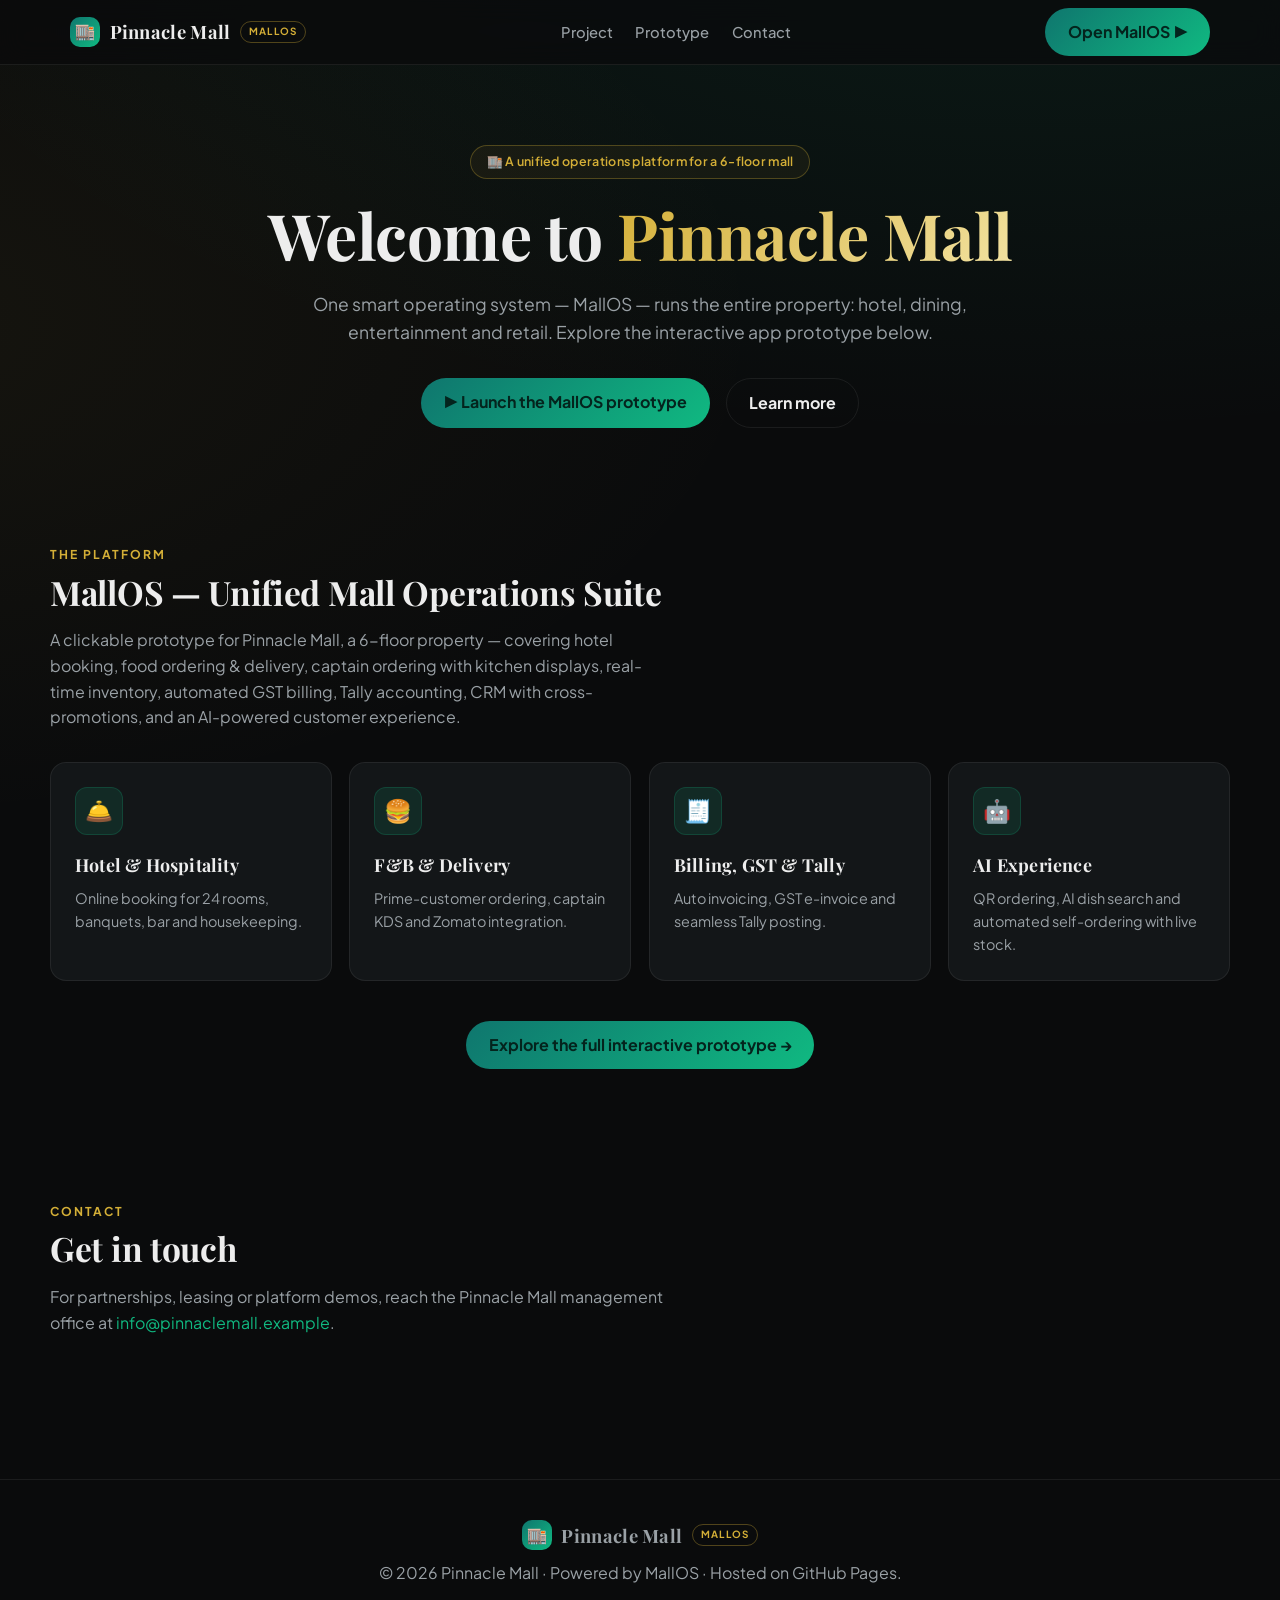
<file: index.html>
<!DOCTYPE html>
<html lang="en">
<head>
<meta charset="UTF-8" />
<meta name="viewport" content="width=device-width, initial-scale=1.0" />
<title>Pinnacle Mall | MallOS — Unified Operations Suite</title>
<meta name="description" content="Pinnacle Mall runs on MallOS — an interactive app prototype for a 6-floor mall: hotel booking, food ordering & delivery, captain KDS, inventory, GST billing, CRM and AI-powered self-ordering." />
<link rel="preconnect" href="https://fonts.googleapis.com" />
<link rel="preconnect" href="https://fonts.gstatic.com" crossorigin />
<link href="https://fonts.googleapis.com/css2?family=Playfair+Display:wght@600;700;800&family=Plus+Jakarta+Sans:wght@400;500;600;700;800&display=swap" rel="stylesheet" />
<link rel="stylesheet" href="app.css" />
</head>
<body>

<nav class="topnav">
  <div class="container">
    <div class="logo"><span class="dot">🏬</span> Pinnacle Mall <span class="logo-sub">MallOS</span></div>
    <button class="navtoggle" id="navToggle" aria-label="Menu" aria-expanded="false">☰</button>
    <ul id="navMenu">
      <li><a href="#featured">Project</a></li>
      <li><a href="prototype.html">Prototype</a></li>
      <li><a href="#contact">Contact</a></li>
    </ul>
    <a href="prototype.html" class="btn navcta">Open MallOS ▶</a>
  </div>
</nav>

<header class="hero container">
  <span class="badge">🏬 A unified operations platform for a 6-floor mall</span>
  <h1>Welcome to <span class="grad">Pinnacle Mall</span></h1>
  <p class="lead">One smart operating system — MallOS — runs the entire property: hotel, dining, entertainment and retail. Explore the interactive app prototype below.</p>
  <div class="hero-cta">
    <a href="prototype.html" class="btn">▶ Launch the MallOS prototype</a>
    <a href="#featured" class="btn ghost">Learn more</a>
  </div>
</header>

<section class="section container" id="featured">
  <span class="eyebrow">The Platform</span>
  <h2>MallOS — Unified Mall Operations Suite</h2>
  <p class="sub">A clickable prototype for Pinnacle Mall, a 6-floor property — covering hotel booking, food ordering &amp; delivery, captain ordering with kitchen displays, real-time inventory, automated GST billing, Tally accounting, CRM with cross-promotions, and an AI-powered customer experience.</p>

  <div class="grid">
    <div class="fcard"><div class="ic">🛎️</div><h4>Hotel &amp; Hospitality</h4><p>Online booking for 24 rooms, banquets, bar and housekeeping.</p></div>
    <div class="fcard"><div class="ic">🍔</div><h4>F&amp;B &amp; Delivery</h4><p>Prime-customer ordering, captain KDS and Zomato integration.</p></div>
    <div class="fcard"><div class="ic">🧾</div><h4>Billing, GST &amp; Tally</h4><p>Auto invoicing, GST e-invoice and seamless Tally posting.</p></div>
    <div class="fcard"><div class="ic">🤖</div><h4>AI Experience</h4><p>QR ordering, AI dish search and automated self-ordering with live stock.</p></div>
  </div>

  <div style="text-align:center;margin-top:2.5rem">
    <a href="prototype.html" class="btn">Explore the full interactive prototype →</a>
  </div>
</section>

<section class="section container" id="contact">
  <span class="eyebrow">Contact</span>
  <h2>Get in touch</h2>
  <p class="sub">For partnerships, leasing or platform demos, reach the Pinnacle Mall management office at <a href="mailto:info@pinnaclemall.example">info@pinnaclemall.example</a>.</p>
</section>

<footer>
  <div class="container">
    <div class="logo" style="justify-content:center;margin-bottom:.6rem"><span class="dot">🏬</span> Pinnacle Mall <span class="logo-sub">MallOS</span></div>
    <p>&copy; <span id="yr"></span> Pinnacle Mall · Powered by MallOS · Hosted on GitHub Pages.</p>
  </div>
</footer>

<script>
  document.getElementById('yr').textContent = new Date().getFullYear();
  var nt = document.getElementById('navToggle'), nm = document.getElementById('navMenu');
  nt && nt.addEventListener('click', function () {
    var open = document.querySelector('.topnav').classList.toggle('open');
    nt.setAttribute('aria-expanded', open ? 'true' : 'false');
  });
  nm && nm.addEventListener('click', function (e) {
    if (e.target.tagName === 'A') document.querySelector('.topnav').classList.remove('open');
  });
</script>
</body>
</html>
</file>
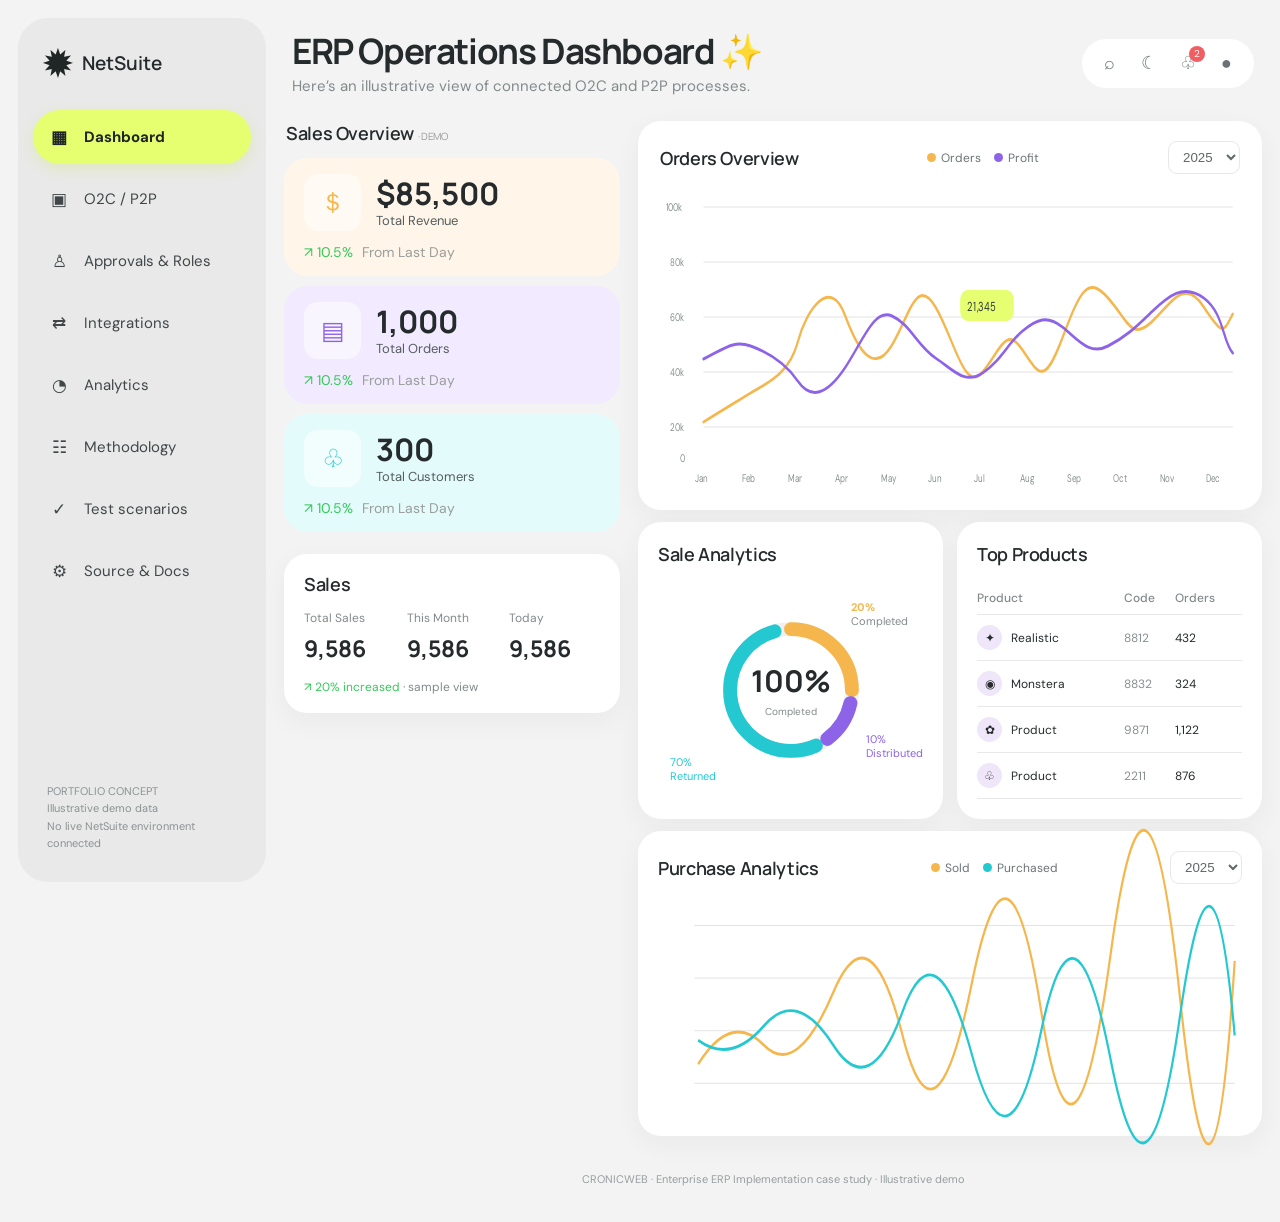
<file: enterprise-erp/index.html>
<!doctype html>
<html lang="en">
<head>
<meta charset="utf-8"><meta name="viewport" content="width=device-width,initial-scale=1">
<meta name="description" content="Illustrative NetSuite ERP portfolio case study covering Order-to-Cash and Procure-to-Pay operations.">
<title>ERP Operations Dashboard · Cronicweb</title>
<link rel="preconnect" href="https://fonts.googleapis.com"><link rel="preconnect" href="https://fonts.gstatic.com" crossorigin>
<link href="https://fonts.googleapis.com/css2?family=DM+Sans:wght@400;500;600;700&family=Manrope:wght@500;600;700;800&display=swap" rel="stylesheet">
<style>
:root{--ink:#252b2c;--muted:#838a8c;--bg:#f3f3f3;--panel:#fff;--lime:#e5ff70;--green:#37c85b;--gold:#f5b74d;--purple:#8d63e8;--cyan:#23c8d1;--line:#e8e8e8;--shadow:0 8px 28px #28302a0c}
*{box-sizing:border-box}html{scroll-behavior:smooth}body{margin:0;background:var(--bg);color:var(--ink);font:14px "DM Sans",sans-serif}a{color:inherit;text-decoration:none}button{font:inherit}.app{min-height:100vh;max-width:1900px;margin:auto;padding:18px;display:grid;grid-template-columns:248px minmax(0,1fr);gap:18px}.sidebar{background:#e9e9e9;border-radius:30px;padding:26px 15px;display:flex;flex-direction:column;min-height:calc(100vh - 36px);position:sticky;top:18px;height:calc(100vh - 36px)}.logo{display:flex;align-items:center;gap:11px;padding:2px 10px 30px;font:600 19px Manrope}.star{font-size:34px;line-height:1;color:#202526}.nav{display:grid;gap:8px}.nav a{height:54px;padding:0 15px;border-radius:28px;display:flex;align-items:center;gap:14px;font-size:15px;color:#414749;transition:.2s}.nav a:hover{background:#f6f6f6}.nav a.active{background:var(--lime);color:#202526;font-weight:700}.nav .ico{width:22px;text-align:center;font-size:17px}.sidefoot{margin-top:auto;padding:17px 14px 3px;color:#8b9193;font-size:11px;line-height:1.6}.main{min-width:0}.topbar{position:relative;display:flex;justify-content:space-between;align-items:center;gap:20px;padding:12px 8px 25px}.welcome h1{font:700 clamp(25px,3vw,35px)/1.2 Manrope;margin:0 0 4px;letter-spacing:-.04em}.welcome p{margin:0;color:var(--muted);font-size:15px}.tools{display:flex;align-items:center;gap:4px;background:#fff;border-radius:28px;padding:7px 10px}.tool{width:35px;height:35px;display:grid;place-items:center;border:0;background:transparent;color:#697174;font-size:18px;border-radius:50%;cursor:pointer}.tool:hover{background:#f1f2ef}.bell{position:relative}.badge{position:absolute;right:0;top:0;background:#f05d62;color:#fff;border-radius:50%;width:16px;height:16px;font-size:10px;display:grid;place-items:center}.menu-btn{display:none}.search-panel{position:absolute;z-index:15;right:8px;top:68px;width:min(390px,calc(100vw - 40px));background:var(--panel);border:1px solid var(--line);border-radius:16px;padding:12px;box-shadow:0 18px 50px #1113}.search-panel[hidden]{display:none}.search-input{width:100%;border:1px solid var(--line);border-radius:10px;padding:12px 13px;background:var(--bg);color:var(--ink);outline:none}.search-input:focus{border-color:#8d63e8;box-shadow:0 0 0 3px #8d63e822}.search-results{display:grid;gap:5px;margin-top:8px;max-height:330px;overflow:auto}.search-result{border:0;border-radius:9px;background:transparent;color:var(--ink);padding:10px;text-align:left;cursor:pointer}.search-result:hover,.search-result:focus{background:#e5ff7044;outline:none}.search-result strong{display:block;font-size:13px}.search-result span{display:block;color:var(--muted);font-size:11px;margin-top:2px}.search-empty{padding:12px;color:var(--muted);font-size:12px}.dark .search-result:hover,.dark .search-result:focus{background:#e5ff7022}.layout{display:grid;grid-template-columns:minmax(265px, .7fr) minmax(420px,1.3fr);gap:18px;align-items:start}.col{display:grid;gap:12px;min-width:0}.card{background:var(--panel);border-radius:23px;padding:20px;box-shadow:var(--shadow);min-width:0}.card h2,.card h3{font:600 18px Manrope;margin:0 0 16px;letter-spacing:-.02em}.card h3{font-size:16px;margin-bottom:12px}.muted{color:var(--muted)}.sales-overview{background:transparent;box-shadow:none;padding:0}.sales-overview h2{margin:0 0 13px 2px}.stat{border-radius:24px;padding:16px 20px 15px;margin-bottom:10px;min-height:117px}.stat.revenue{background:#fff5e9}.stat.orders{background:#f2eaff}.stat.customers{background:#e4fbfc}.statrow{display:flex;align-items:center;gap:15px}.stat-icon{width:57px;height:57px;border-radius:14px;background:#ffffff88;display:grid;place-items:center;font-size:25px;color:var(--gold)}.orders .stat-icon{color:var(--purple)}.customers .stat-icon{color:var(--cyan)}.stat strong{font:700 31px Manrope;display:block;line-height:1.15}.stat label{font-size:13px;color:#555d5e}.trend{display:flex;align-items:center;gap:9px;margin-top:12px;color:var(--green);font-size:14px}.trend span{color:#9a9e9c}.sales-card{padding:18px 20px}.sales-card h2{margin:0 0 14px}.sales-metrics{display:grid;grid-template-columns:repeat(3,1fr);gap:12px}.sales-metrics label{display:block;color:var(--muted);font-size:12px;white-space:nowrap}.sales-metrics strong{font:700 23px Manrope;display:block;margin:6px 0}.sales-foot{color:var(--green);font-size:12px;margin-top:9px}.chart-card{padding:20px 22px 14px}.chart-title{display:flex;align-items:center;justify-content:space-between;gap:12px;margin-bottom:8px}.chart-title h2{margin:0}.legend{display:flex;gap:13px;color:#6c7375;font-size:12px;white-space:nowrap}.legend i{display:inline-block;width:9px;height:9px;border-radius:50%;margin-right:5px}.legend .g{background:var(--gold)}.legend .p{background:var(--purple)}.year{border:1px solid var(--line);border-radius:9px;background:#fff;padding:7px 10px;color:#606769}.chart-svg{width:100%;height:310px;overflow:visible}.gridline{stroke:#dedede;stroke-width:1}.axis{fill:#888f90;font:11px "DM Sans"}.line-gold,.line-purple{fill:none;stroke-width:3;stroke-linecap:round;stroke-linejoin:round}.line-gold{stroke:var(--gold)}.line-purple{stroke:var(--purple)}.tip{fill:var(--lime)}.below{display:grid;grid-template-columns:1fr 1fr;gap:14px}.donut-wrap{display:flex;align-items:center;justify-content:center;min-height:215px;position:relative}.donut{width:174px;height:174px;transform:rotate(-90deg)}.donut circle{fill:none;stroke-width:16;stroke-linecap:round}.donut .base{stroke:#f0f0f0}.donut .a{stroke:var(--gold);stroke-dasharray:110 440;stroke-dashoffset:0}.donut .b{stroke:var(--purple);stroke-dasharray:50 440;stroke-dashoffset:-125}.donut .c{stroke:var(--cyan);stroke-dasharray:230 440;stroke-dashoffset:-190}.donut-center{position:absolute;text-align:center}.donut-center strong{font:700 30px Manrope;display:block}.donut-center span{font-size:10px;color:var(--muted)}.donut-label{position:absolute;font-size:11px;color:var(--muted)}.donut-label b{color:var(--gold)}.donut-label.one{top:18px;right:15px}.donut-label.two{bottom:14px;left:12px;color:var(--cyan)}.donut-label.three{right:0;bottom:37px;color:var(--purple)}.products{width:100%;border-collapse:collapse;font-size:12px}.products th{font-weight:500;color:var(--muted);text-align:left;padding:8px 0;border-bottom:1px solid var(--line)}.products td{padding:10px 0;border-bottom:1px solid var(--line)}.prod{display:flex;gap:9px;align-items:center}.avatar{width:25px;height:25px;border-radius:50%;display:grid;place-items:center;background:#efe6fa}.prodcode{color:#899092}.purchase{margin-top:0}.purchase .chart-svg{height:220px}.wide{grid-column:1/-1}.section-card{scroll-margin-top:20px}.section-card .eyebrow{color:#8b9293;font-size:10px;text-transform:uppercase;letter-spacing:.1em;margin-bottom:7px}.section-card h2{margin-bottom:8px}.section-card p{color:var(--muted);margin:0 0 14px}.flows{display:grid;grid-template-columns:repeat(6,1fr);gap:9px}.flow-step{padding:12px 10px;border:1px solid var(--line);border-radius:12px;background:#fcfcfb;position:relative}.flow-step small{color:#8e9495;font-size:10px}.flow-step b{display:block;margin:8px 0 2px}.flow-step span{color:var(--muted);font-size:10px}.pills{display:flex;gap:8px;margin-bottom:14px}.pill{border:1px solid var(--line);border-radius:20px;padding:8px 13px;background:#fff;color:#777;cursor:pointer}.pill.active{background:var(--ink);color:white}.table-scroll{overflow:auto}table.matrix{border-collapse:collapse;width:100%;min-width:600px;font-size:12px}.matrix th,.matrix td{text-align:left;border-bottom:1px solid var(--line);padding:12px 10px}.matrix th{font-size:10px;color:#929899;text-transform:uppercase;font-weight:600}.yes{color:#179847;font-weight:700}.limited{color:#bb8a25}.no{color:#b7bcbc}.twocol{display:grid;grid-template-columns:1fr 1fr;gap:12px}.mini{background:#f8f9f7;border-radius:14px;padding:16px}.mini b{display:block;margin-bottom:5px}.mini p{font-size:12px;margin:0;color:var(--muted)}.arch{display:grid;grid-template-columns:1fr 30px 1fr 30px 1fr;gap:8px;align-items:center}.arch-box{padding:17px 10px;background:#f8f9f7;border:1px solid var(--line);border-radius:13px;text-align:center}.arch-box strong{display:block;font:600 13px Manrope;margin:8px 0 4px}.arch-box span{color:var(--muted);font-size:10px}.arr{text-align:center;color:var(--purple);font-size:22px}.method{display:grid;grid-template-columns:repeat(6,1fr);gap:8px}.phase{padding:13px 10px;background:#fafbf9;border:1px solid var(--line);border-radius:12px}.phase small{color:#91999a;font-size:9px}.phase b{display:block;margin:9px 0 4px}.phase p{font-size:10px;color:var(--muted);margin:0}.tests{display:grid;grid-template-columns:1fr 1fr;gap:8px}.test{border:1px solid var(--line);border-radius:12px;padding:12px;display:flex;gap:10px;font-size:12px}.test code{color:#7d62dd}.test span{color:var(--muted);display:block;font-size:11px;margin-top:3px}.resources{display:flex;gap:10px;flex-wrap:wrap}.resources a{border:1px solid var(--line);padding:10px 13px;border-radius:10px;color:#4d645d;font-size:12px}.note{padding:11px 13px;background:#f4f6f2;border-radius:10px;color:#68716d;font-size:11px;margin-top:12px}.foot{text-align:center;color:#969d9e;padding:18px;font-size:11px}.reveal{animation:rise .45s ease both}@keyframes rise{from{opacity:0;transform:translateY(8px)}to{opacity:1;transform:none}}
.layout.single-view{grid-template-columns:minmax(0,1fr)}.layout.single-view>.col{display:none}.layout.single-view>.col.view-active{display:grid;grid-template-columns:minmax(0,1fr)}.view-hidden{display:none!important}.nav a{cursor:pointer}.nav a.active{box-shadow:0 5px 14px #cbe84944}\n
body.dark .sidebar{background:#252b29}body.dark .nav a{color:#d9dfdb}body.dark .nav a.active{background:#d9f45e;color:#202522}body.dark .sidefoot{color:#98a49e}body.dark .tools{background:#252b29}body.dark .tool{color:#d9dfdb}body.dark .tool:hover{background:#39413d}body.dark .card,body.dark .mini{background:var(--panel);color:var(--ink)}body.dark .stat.revenue{background:#392e23}body.dark .stat.orders{background:#30273e}body.dark .stat.customers{background:#20383a}body.dark .stat-icon{background:#ffffff12}body.dark .sales-overview{background:transparent}body.dark .year,body.dark .pill{background:#202624;color:var(--ink);border-color:var(--line)}body.dark .pill.active{background:#e5ff70;color:#252b2c;border-color:#e5ff70}body.dark .flow-step,body.dark .arch-box,body.dark .phase,body.dark .note{background:#202624;border-color:var(--line);color:var(--ink)}body.dark .products th,body.dark .matrix th{color:#b1bbb6}body.dark .matrix td,body.dark .products td{border-color:var(--line)}body.dark .avatar{background:#3a3146}body.dark .gridline{stroke:#3d4642}body.dark .axis{fill:#b2bdb7}body.dark .donut .base{stroke:#3a4440}body.dark .resources a{color:#c5d5cc;border-color:var(--line)}body.dark .sales-metrics label,body.dark .donut-label{color:var(--muted)}body.dark .welcome p{color:var(--muted)}body.dark .search-panel{box-shadow:0 18px 50px #0008}
@media(max-width:1100px){.app{grid-template-columns:205px minmax(0,1fr);gap:13px;padding:13px}.sidebar{padding:22px 11px}.nav a{font-size:13px}.layout{grid-template-columns:minmax(230px,.72fr) minmax(350px,1.28fr)}.flows,.method{grid-template-columns:repeat(3,1fr)}.below{grid-template-columns:1fr}.chart-svg{height:260px}}
@media(max-width:760px){.app{display:block;padding:10px}.sidebar{position:fixed;z-index:20;inset:10px auto 10px 10px;width:255px;height:auto;min-height:0;transform:translateX(-115%);transition:transform .25s;box-shadow:0 15px 50px #0002}.sidebar.open{transform:translateX(0)}.menu-btn{display:grid}.topbar{padding:8px 3px 17px}.layout{grid-template-columns:1fr}.sales-overview{display:grid;grid-template-columns:repeat(3,1fr);gap:8px}.sales-overview h2{grid-column:1/-1}.stat{padding:13px;min-height:auto}.statrow{display:block}.stat-icon{width:39px;height:39px;font-size:19px;margin-bottom:8px}.stat strong{font-size:22px}.trend{font-size:11px;gap:4px}.trend span{display:none}.chart-svg{height:250px}.below{grid-template-columns:1fr 1fr}.flows{grid-template-columns:repeat(2,1fr)}.arch{grid-template-columns:1fr}.arr{transform:rotate(90deg)}}
@media(max-width:480px){.welcome h1{font-size:24px}.welcome p{font-size:12px}.tools{padding:4px}.tool{width:30px;height:30px}.sales-overview{grid-template-columns:1fr 1fr}.sales-overview h2{grid-column:1/-1}.stat.customers{grid-column:1/-1}.sales-metrics{gap:6px}.sales-metrics label{font-size:10px}.sales-metrics strong{font-size:18px}.chart-card{padding:15px}.chart-title{align-items:flex-start;flex-wrap:wrap}.chart-title h2{font-size:16px}.legend{font-size:10px}.year{margin-left:auto}.chart-svg{height:200px}.below{grid-template-columns:1fr}.flows,.method,.tests,.twocol{grid-template-columns:1fr 1fr}.card{padding:15px;border-radius:18px}.section-card h2{font-size:18px}}
@media(prefers-reduced-motion:reduce){*,*:before,*:after{scroll-behavior:auto!important;animation-duration:.01ms!important;transition-duration:.01ms!important}}
</style></head>
<body><div class="app">
<aside class="sidebar" id="sidebar"><div class="logo"><span class="star">✹</span><span>NetSuite</span></div><nav class="nav">
<a class="active" href="#dashboard"><span class="ico">▦</span>Dashboard</a><a href="#flows"><span class="ico">▣</span>O2C / P2P</a><a href="#controls"><span class="ico">♙</span>Approvals & Roles</a><a href="#architecture"><span class="ico">⇄</span>Integrations</a><a href="#analytics"><span class="ico">◔</span>Analytics</a><a href="#method"><span class="ico">☷</span>Methodology</a><a href="#testing"><span class="ico">✓</span>Test scenarios</a><a href="#resources"><span class="ico">⚙</span>Source & Docs</a></nav><div class="sidefoot">PORTFOLIO CONCEPT<br>Illustrative demo data<br>No live NetSuite environment connected</div></aside>
<main class="main">
<header class="topbar"><div style="display:flex;align-items:center;gap:12px"><button class="tool menu-btn" id="menuBtn" aria-label="Open navigation">☰</button><div class="welcome"><h1>Welcome to ERP Operations ✨</h1><p>Here’s an illustrative view of connected O2C and P2P processes.</p></div></div><div class="tools"><button class="tool" id="searchBtn" aria-label="Search" aria-expanded="false">⌕</button><button class="tool" id="themeBtn" aria-label="Toggle dark mode" aria-pressed="false">☾</button><button class="tool bell" aria-label="Notifications">♧<span class="badge">2</span></button><button class="tool" aria-label="Profile">●</button></div><div class="search-panel" id="searchPanel" hidden><input class="search-input" id="searchInput" type="search" placeholder="Search workflows, controls, analytics…" autocomplete="off" aria-label="Search dashboard sections"><div class="search-results" id="searchResults"></div></div></header>
<div class="layout" id="dashboard">
<div class="col">
<section class="card sales-overview"><h2>Sales Overview <span style="font-size:10px;color:#999;font-weight:400">· DEMO</span></h2>
<div class="stat revenue"><div class="statrow"><div class="stat-icon">＄</div><div><strong>$85,500</strong><label>Total Revenue</label></div></div><div class="trend">↗ 10.5% <span>From Last Day</span></div></div>
<div class="stat orders"><div class="statrow"><div class="stat-icon">▤</div><div><strong>1,000</strong><label>Total Orders</label></div></div><div class="trend">↗ 10.5% <span>From Last Day</span></div></div>
<div class="stat customers"><div class="statrow"><div class="stat-icon">♧</div><div><strong>300</strong><label>Total Customers</label></div></div><div class="trend">↗ 10.5% <span>From Last Day</span></div></div>
</section>
<section class="card sales-card"><h2>Sales</h2><div class="sales-metrics"><div><label>Total Sales</label><strong>9,586</strong></div><div><label>This Month</label><strong>9,586</strong></div><div><label>Today</label><strong>9,586</strong></div></div><div class="sales-foot">↗ 20% increased <span class="muted">· sample view</span></div></section>
<section class="card section-card" id="flows"><div class="eyebrow">Process map</div><h2>O2C & P2P workflow</h2><p>Switch between illustrative transaction paths.</p><div class="pills"><button class="pill active" data-cycle="o2c">Order-to-Cash</button><button class="pill" data-cycle="p2p">Procure-to-Pay</button></div><div class="flows" id="flowCards"></div><div class="note" id="flowNote">Conceptual process map; records and controls are illustrative.</div></section>
</div>
<div class="col">
<section class="card chart-card"><div class="chart-title"><h2>Orders Overview</h2><div class="legend"><span><i class="g"></i>Orders</span><span><i class="p"></i>Profit</span></div><select class="year" aria-label="Select year"><option>2025</option><option>2024</option></select></div>
<svg class="chart-svg" viewBox="0 0 800 310" preserveAspectRatio="none" role="img" aria-label="Illustrative monthly orders and profit chart"><g><line class="gridline" x1="60" y1="25" x2="790" y2="25"/><line class="gridline" x1="60" y1="80" x2="790" y2="80"/><line class="gridline" x1="60" y1="135" x2="790" y2="135"/><line class="gridline" x1="60" y1="190" x2="790" y2="190"/><line class="gridline" x1="60" y1="245" x2="790" y2="245"/>
<text class="axis" x="8" y="29">100k</text><text class="axis" x="14" y="84">80k</text><text class="axis" x="14" y="139">60k</text><text class="axis" x="14" y="194">40k</text><text class="axis" x="14" y="249">20k</text><text class="axis" x="28" y="280">0</text>
<path class="line-gold" d="M60 240 C95 224 105 220 125 211 S178 193 190 160 S235 94 255 133 S296 192 320 163 S354 93 380 125 S420 212 445 190 S477 143 500 168 S530 204 555 156 S590 93 618 116 S650 159 678 140 S723 95 750 125 S777 150 790 132"/>
<path class="line-purple" d="M60 177 C90 166 102 158 125 164 S172 180 190 199 S230 213 255 186 S295 126 320 134 S355 164 380 176 S420 203 445 191 S480 161 500 149 S534 133 555 145 S592 174 618 164 S655 146 678 130 S722 101 750 116 S776 160 790 171"/>
<rect class="tip" x="414" y="108" rx="10" width="74" height="31"/><text x="424" y="129" style="fill:#313638;font:13px 'DM Sans'">21,345</text>
<text class="axis" x="48" y="300">Jan</text><text class="axis" x="113" y="300">Feb</text><text class="axis" x="177" y="300">Mar</text><text class="axis" x="241" y="300">Apr</text><text class="axis" x="305" y="300">May</text><text class="axis" x="369" y="300">Jun</text><text class="axis" x="433" y="300">Jul</text><text class="axis" x="497" y="300">Aug</text><text class="axis" x="561" y="300">Sep</text><text class="axis" x="625" y="300">Oct</text><text class="axis" x="689" y="300">Nov</text><text class="axis" x="753" y="300">Dec</text></g></svg>
</section>
<div class="below" id="analytics"><section class="card"><h2>Sale Analytics</h2><div class="donut-wrap"><svg class="donut" viewBox="0 0 200 200"><circle class="base" cx="100" cy="100" r="70"/><circle class="a" cx="100" cy="100" r="70"/><circle class="b" cx="100" cy="100" r="70"/><circle class="c" cx="100" cy="100" r="70"/></svg><div class="donut-center"><strong>100%</strong><span>Completed</span></div><div class="donut-label one"><b>20%</b><br>Completed</div><div class="donut-label two">70%<br>Returned</div><div class="donut-label three">10%<br>Distributed</div></div></section>
<section class="card"><h2>Top Products</h2><table class="products"><thead><tr><th>Product</th><th>Code</th><th>Orders</th></tr></thead><tbody><tr><td><div class="prod"><span class="avatar">✦</span>Realistic</div></td><td class="prodcode">8812</td><td>432</td></tr><tr><td><div class="prod"><span class="avatar">◉</span>Monstera</div></td><td class="prodcode">8832</td><td>324</td></tr><tr><td><div class="prod"><span class="avatar">✿</span>Product</div></td><td class="prodcode">9871</td><td>1,122</td></tr><tr><td><div class="prod"><span class="avatar">♧</span>Product</div></td><td class="prodcode">2211</td><td>876</td></tr></tbody></table></section></div>
<section class="card purchase"><div class="chart-title"><h2>Purchase Analytics</h2><div class="legend"><span><i class="g"></i>Sold</span><span><i style="background:var(--cyan)"></i>Purchased</span></div><select class="year" aria-label="Select purchase year"><option>2025</option><option>2024</option></select></div><svg class="chart-svg" viewBox="0 0 800 230" preserveAspectRatio="none" role="img" aria-label="Illustrative purchases and sales chart"><line class="gridline" x1="50" y1="35" x2="790" y2="35"/><line class="gridline" x1="50" y1="90" x2="790" y2="90"/><line class="gridline" x1="50" y1="145" x2="790" y2="145"/><line class="gridline" x1="50" y1="200" x2="790" y2="200"/><path fill="none" stroke="#f5b74d" stroke-width="3" d="M55 180 Q100 125 145 160 T240 105 T335 150 T430 95 T525 125 T620 65 T715 110 T790 72"/><path fill="none" stroke="#23c8d1" stroke-width="3" d="M55 155 Q100 180 145 140 T240 160 T335 125 T430 170 T525 145 T620 175 T715 130 T790 150"/></svg></section>
<section class="card section-card" id="controls"><div class="eyebrow">Governance</div><h2>Role-based permissions & approvals</h2><p>Example segregation of duties and configurable approval gates.</p><div class="table-scroll"><table class="matrix"><thead><tr><th>Role</th><th>Create</th><th>Approve</th><th>Fulfill / receive</th><th>Pay</th></tr></thead><tbody><tr><td>Sales representative</td><td class="yes">Sales orders</td><td class="no">—</td><td class="no">—</td><td class="no">—</td></tr><tr><td>Sales manager</td><td class="limited">Team orders</td><td class="yes">Sales orders</td><td class="no">—</td><td class="no">—</td></tr><tr><td>Warehouse operator</td><td class="no">—</td><td class="no">—</td><td class="yes">Pick / receive</td><td class="no">—</td></tr><tr><td>AP specialist</td><td class="limited">Vendor bills</td><td class="limited">Match / submit</td><td class="no">—</td><td class="no">—</td></tr><tr><td>Finance controller</td><td class="limited">Adjustments</td><td class="yes">Exceptions</td><td class="no">—</td><td class="limited">Release batch</td></tr></tbody></table></div><div class="twocol" style="margin-top:14px"><div class="mini"><b>Spend threshold routing</b><p>Purchase orders above a configured limit route to the budget owner.</p></div><div class="mini"><b>Three-way match</b><p>Hold bills when PO, receipt quantity or price do not align.</p></div></div><div class="note">Example policy design only; no roles or approvals are configured in a NetSuite account.</div></section>
<section class="card section-card" id="architecture"><div class="eyebrow">Integration model</div><h2>Connected with a clear system boundary</h2><p>Illustrative portal-to-ERP flow through SuiteTalk REST APIs.</p><div class="arch"><div class="arch-box"><div>◫</div><strong>External portal / service</strong><span>Requests · Order status · Inventory view</span></div><div class="arr">⇄</div><div class="arch-box"><div>⇄</div><strong>SuiteTalk REST</strong><span>Auth · Validation · Retry · Audit</span></div><div class="arr">⇄</div><div class="arch-box"><div>▦</div><strong>NetSuite ERP</strong><span>Transactions · Workflows · Saved searches</span></div></div><div class="note">Concept only — no live endpoint, credentials or integration service are represented.</div></section>
<section class="card section-card" id="method"><div class="eyebrow">Delivery plan</div><h2>Requirements through UAT</h2><p>Example implementation methodology to align process design, configuration and acceptance evidence.</p><div class="method"><div class="phase"><small>01 · ALIGN</small><b>Requirements</b><p>Scope, stakeholders, success criteria</p></div><div class="phase"><small>02 · DISCOVER</small><b>AS-IS</b><p>Current process, data, pain points</p></div><div class="phase"><small>03 · DESIGN</small><b>TO-BE</b><p>Future state, roles, exceptions</p></div><div class="phase"><small>04 · BUILD</small><b>Configure</b><p>Native workflows; targeted scripts</p></div><div class="phase"><small>05 · CONNECT</small><b>Integrate</b><p>Contracts, retries, reconciliation</p></div><div class="phase"><small>06 · PROVE</small><b>Test & UAT</b><p>Evidence, training, readiness</p></div></div></section>
<section class="card section-card" id="testing"><div class="eyebrow">Acceptance scenarios</div><h2>Representative test cases</h2><p>Future sandbox scenarios; expected outcomes are not recorded execution results.</p><div class="tests"><div class="test"><code>O2C-01</code><div><b>Order approval → fulfillment → invoice</b><span>Confirm stock, authorization and invoice amount.</span></div></div><div class="test"><code>O2C-02</code><div><b>Credit hold blocks progression</b><span>Route for review until authorized resolution.</span></div></div><div class="test"><code>P2P-01</code><div><b>PO, receipt and bill match</b><span>Matched bill becomes eligible for payment.</span></div></div><div class="test"><code>P2P-02</code><div><b>Quantity variance is held</b><span>Exception appears and payment stays blocked.</span></div></div><div class="test"><code>INT-01</code><div><b>Duplicate API request</b><span>Repeated request does not create duplicate transactions.</span></div></div><div class="test"><code>SEC-01</code><div><b>Role boundary enforcement</b><span>Unauthorized approval and release are blocked.</span></div></div></div></section>
<section class="card section-card" id="resources"><div class="eyebrow">Project links</div><h2>Source & documentation</h2><p>This is a portfolio artifact. It does not represent implemented NetSuite source or a live integration.</p><div class="resources"><a href="https://github.com/Cronicweb/cronicweb.github.io">↗ Portfolio repository</a><a href="https://github.com/Cronicweb/cronicweb.github.io/tree/main/enterprise-erp">↗ Case-study page source</a><a href="https://docs.oracle.com/en/cloud/saas/netsuite/ns-online-help/section_1540391670.html">↗ Oracle SuiteTalk REST docs</a></div><div class="note">All dashboard figures, charts, products, process maps, permissions and KPI examples are illustrative mock content.</div></section>
</div><div class="foot wide">CRONICWEB · Enterprise ERP Implementation case study · Illustrative demo</div>
</main></div>
<script>
const cycles={o2c:[["Customer","Master data"],["Sales Order","Capture demand"],["Approval","Credit / margin"],["Fulfillment","Pick, pack, ship"],["Invoice","Bill customer"],["Payment","Apply cash"]],p2p:[["Vendor","Approved supplier"],["Purchase Order","Capture commitment"],["Approval","Budget / spend"],["Item Receipt","Confirm goods"],["Vendor Bill","Three-way match"],["Payment","Release batch"]]};
const flowCards=document.getElementById("flowCards");
function renderFlow(key){flowCards.innerHTML=cycles[key].map((x,i)=>'<div class="flow-step"><small>STEP 0'+(i+1)+'</small><b>'+x[0]+'</b><span>'+x[1]+'</span></div>').join("");document.getElementById("flowNote").textContent=key==="o2c"?"Credit review before release · inventory check before fulfillment · invoice reconciliation before cash application.":"Approved vendor · spend authorization · receipt confirmation · three-way match before payment release."}
document.querySelectorAll("[data-cycle]").forEach(b=>b.addEventListener("click",()=>{document.querySelectorAll("[data-cycle]").forEach(x=>x.classList.remove("active"));b.classList.add("active");renderFlow(b.dataset.cycle)}));renderFlow("o2c");
const side=document.getElementById("sidebar");document.getElementById("menuBtn").addEventListener("click",()=>side.classList.toggle("open"));const navViews=[{id:"dashboard",title:"ERP Operations Dashboard",sub:"Here’s an illustrative view of connected O2C and P2P processes."},{id:"flows",title:"Order-to-Cash & Procure-to-Pay",sub:"Explore each transaction path and its control points."},{id:"controls",title:"Approvals & Role Permissions",sub:"Review illustrative access boundaries and approval rules."},{id:"architecture",title:"Integration Architecture",sub:"See how an external portal could exchange data through SuiteTalk REST."},{id:"analytics",title:"Analytics & Reporting",sub:"Sample sales, purchasing and product performance indicators."},{id:"method",title:"Implementation Methodology",sub:"A phased path from requirements through configuration, integration and UAT."},{id:"testing",title:"Test Scenarios",sub:"Representative end-to-end and exception cases for a future sandbox build."},{id:"resources",title:"Source & Documentation",sub:"Project links and scope notes."}];
const layout=document.querySelector(".layout"),heading=document.querySelector(".welcome h1"),subtitle=document.querySelector(".welcome p");
function showView(id){const view=navViews.find(v=>v.id===id)||navViews[0];document.querySelectorAll(".nav a").forEach(a=>a.classList.toggle("active",a.getAttribute("href")==="#"+view.id));heading.textContent=view.title+(view.id==="dashboard"?" ✨":"");subtitle.textContent=view.sub;
document.querySelectorAll(".col").forEach(col=>{col.classList.remove("view-active");col.querySelectorAll(":scope > *").forEach(el=>el.classList.remove("view-hidden"))});
document.querySelectorAll(".section-card").forEach(el=>el.classList.add("view-hidden"));
if(view.id==="dashboard"){layout.classList.remove("single-view");document.querySelectorAll(".section-card").forEach(el=>el.classList.add("view-hidden"))}
else{layout.classList.add("single-view");let target=document.getElementById(view.id),col=target.closest(".col");col.classList.add("view-active");let direct=target;while(direct.parentElement!==col)direct=direct.parentElement;col.querySelectorAll(":scope > *").forEach(el=>{if(el!==direct)el.classList.add("view-hidden")});target.classList.remove("view-hidden");if(view.id==="analytics"){document.querySelector(".purchase").classList.remove("view-hidden")}}
side.classList.remove("open");}
document.querySelectorAll(".nav a").forEach(a=>a.addEventListener("click",e=>{e.preventDefault();showView(a.getAttribute("href").slice(1))}));showView("dashboard");
const themeButton=document.getElementById("themeBtn");
function setTheme(dark){document.body.classList.toggle("dark",dark);document.documentElement.style.colorScheme=dark?"dark":"light";document.documentElement.style.setProperty("--bg",dark?"#171c1b":"#f3f3f3");document.documentElement.style.setProperty("--panel",dark?"#252b29":"#fff");document.documentElement.style.setProperty("--ink",dark?"#f0f3ef":"#252b2c");document.documentElement.style.setProperty("--muted",dark?"#b2bdb7":"#838a8c");document.documentElement.style.setProperty("--line",dark?"#3a4440":"#e8e8e8");themeButton.textContent=dark?"☀":"☾";themeButton.setAttribute("aria-pressed",String(dark));try{localStorage.setItem("erp-dashboard-theme",dark?"dark":"light")}catch(e){}}
let savedTheme="light";try{savedTheme=localStorage.getItem("erp-dashboard-theme")||"light"}catch(e){}setTheme(savedTheme==="dark");
themeButton.addEventListener("click",()=>setTheme(!document.body.classList.contains("dark")));
const searchButton=document.getElementById("searchBtn"),searchPanel=document.getElementById("searchPanel"),searchInput=document.getElementById("searchInput"),searchResults=document.getElementById("searchResults");
const searchItems=[{id:"dashboard",title:"Dashboard overview",keywords:"sales revenue orders customers overview kpi chart products purchases"},{id:"flows",title:"Order-to-Cash & Procure-to-Pay",keywords:"o2c p2p workflow customer sales order approval fulfillment invoice payment vendor purchase receipt bill"},{id:"controls",title:"Approvals & role permissions",keywords:"roles permissions security approvals threshold three way match segregation duties finance controller"},{id:"architecture",title:"Integration architecture",keywords:"suiteTalk rest api external portal service integration validation retry audit"},{id:"analytics",title:"Analytics & reporting",keywords:"sales analytics purchase analytics products revenue profit dashboard kpi"},{id:"method",title:"Implementation methodology",keywords:"requirements as-is to-be configure customization integration testing uat methodology"},{id:"testing",title:"Test scenarios",keywords:"test cases exception credit hold duplicate request role boundary acceptance"},{id:"resources",title:"Source & documentation",keywords:"github source oracle netsuite documentation portfolio"}];
function runSearch(){const q=searchInput.value.trim().toLowerCase();const matches=q?searchItems.filter(x=>(x.title+" "+x.keywords).toLowerCase().includes(q)):searchItems.slice(0,5);searchResults.innerHTML=matches.length?matches.map(x=>'<button class="search-result" type="button" data-view="'+x.id+'"><strong>'+x.title+'</strong><span>Open section</span></button>').join(""):'<div class="search-empty">No matching sections. Try “approval”, “vendor bill”, or “SuiteTalk”.</div>';searchResults.querySelectorAll("[data-view]").forEach(b=>b.addEventListener("click",()=>{showView(b.dataset.view);searchPanel.hidden=true;searchButton.setAttribute("aria-expanded","false");searchButton.focus()}))}
searchButton.addEventListener("click",()=>{searchPanel.hidden=!searchPanel.hidden;searchButton.setAttribute("aria-expanded",String(!searchPanel.hidden));if(!searchPanel.hidden){runSearch();searchInput.focus()}});
searchInput.addEventListener("input",runSearch);searchInput.addEventListener("keydown",e=>{if(e.key==="Escape"){searchPanel.hidden=true;searchButton.setAttribute("aria-expanded","false");searchButton.focus()}if(e.key==="Enter"){const first=searchResults.querySelector("[data-view]");if(first)first.click()}});
document.addEventListener("click",e=>{if(!searchPanel.hidden&&!searchPanel.contains(e.target)&&!searchButton.contains(e.target)){searchPanel.hidden=true;searchButton.setAttribute("aria-expanded","false")}});
document.addEventListener("keydown",e=>{if((e.metaKey||e.ctrlKey)&&e.key.toLowerCase()==="k"){e.preventDefault();if(searchPanel.hidden)searchButton.click();else searchInput.focus()}});
</script></body></html>
</file>
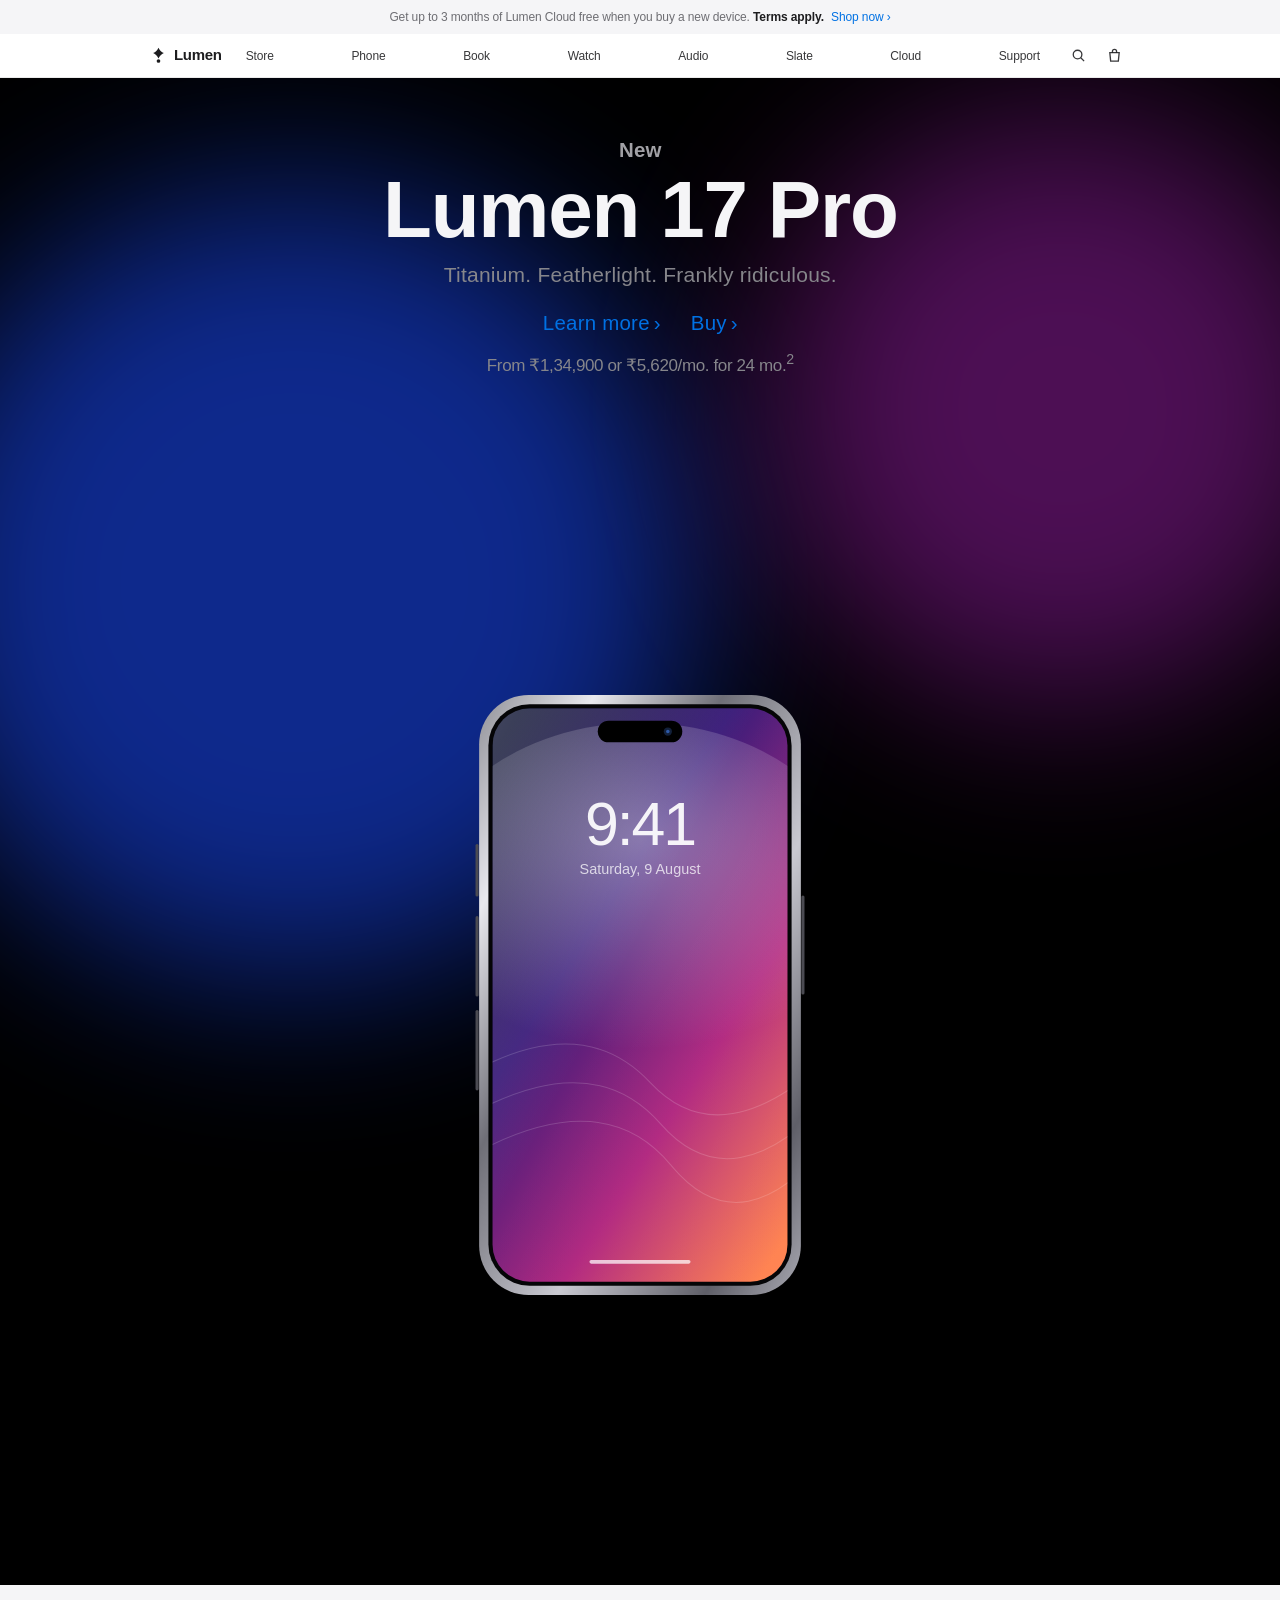
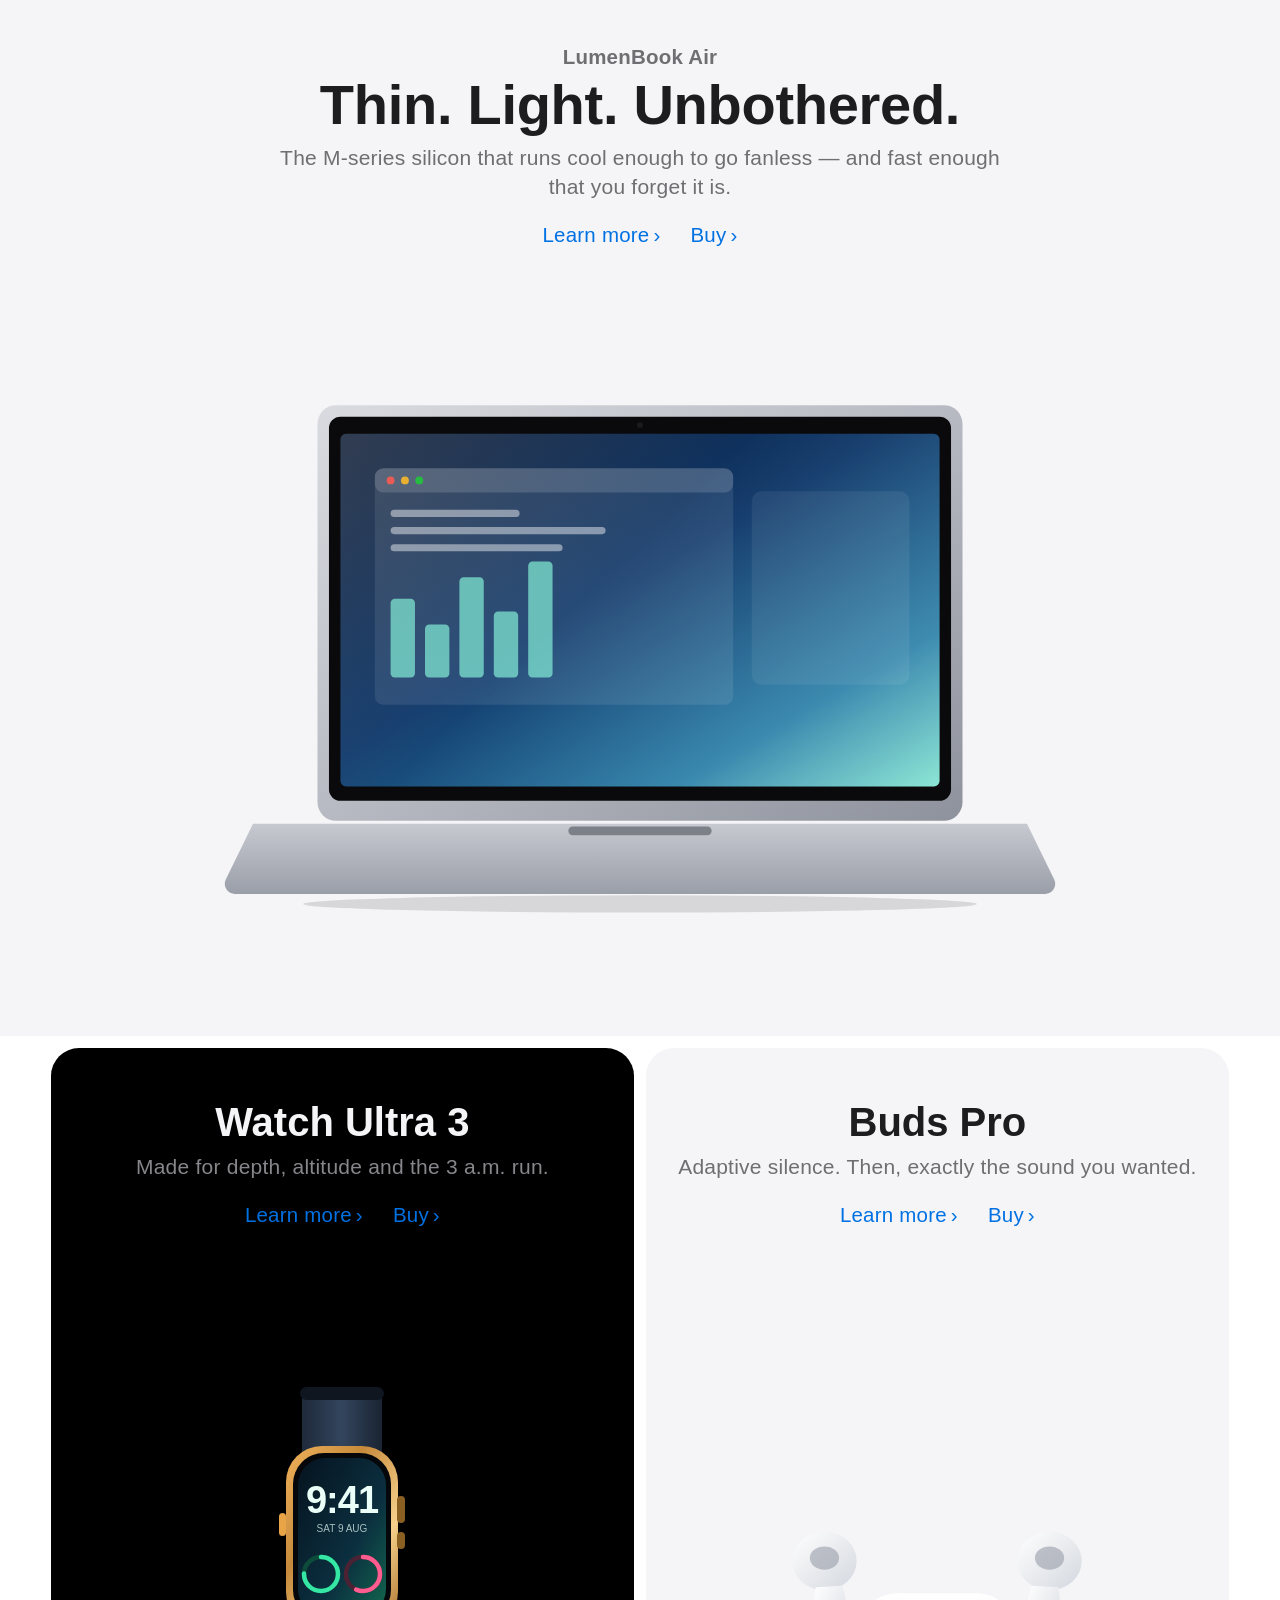
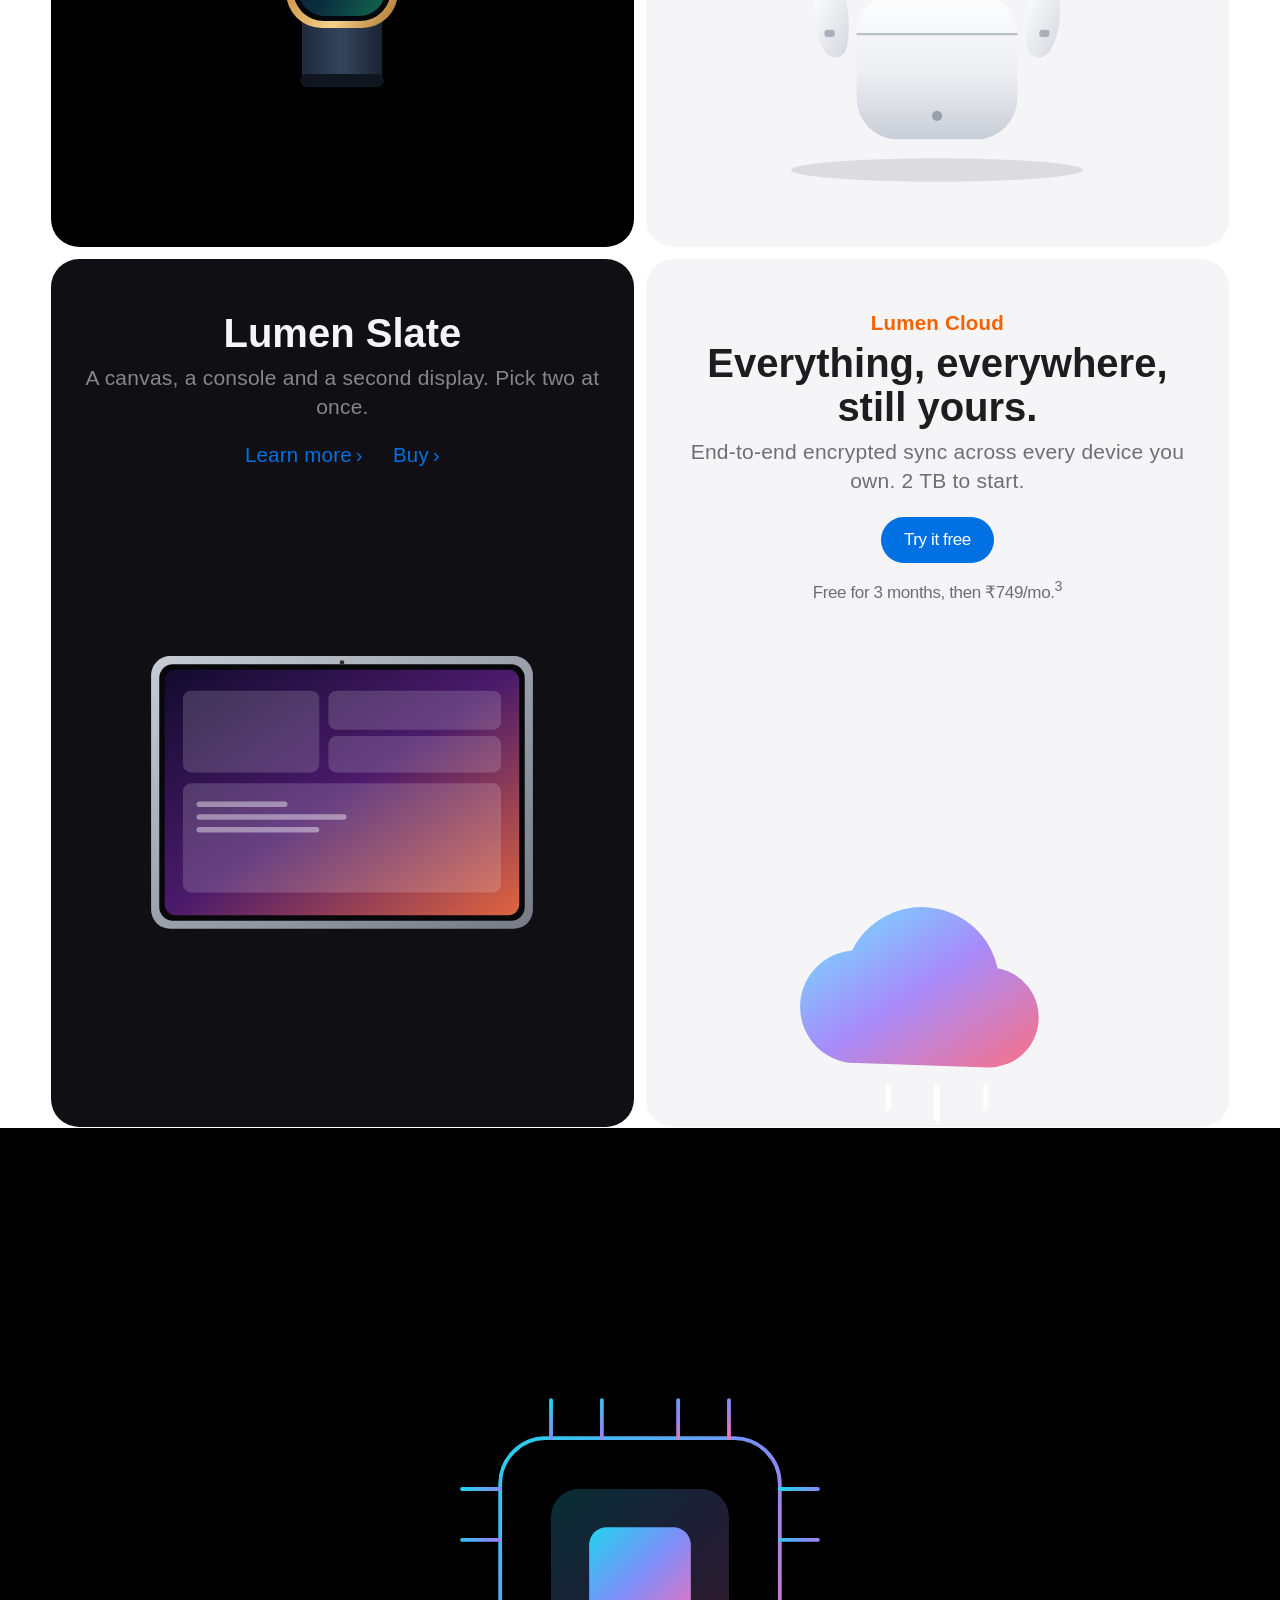
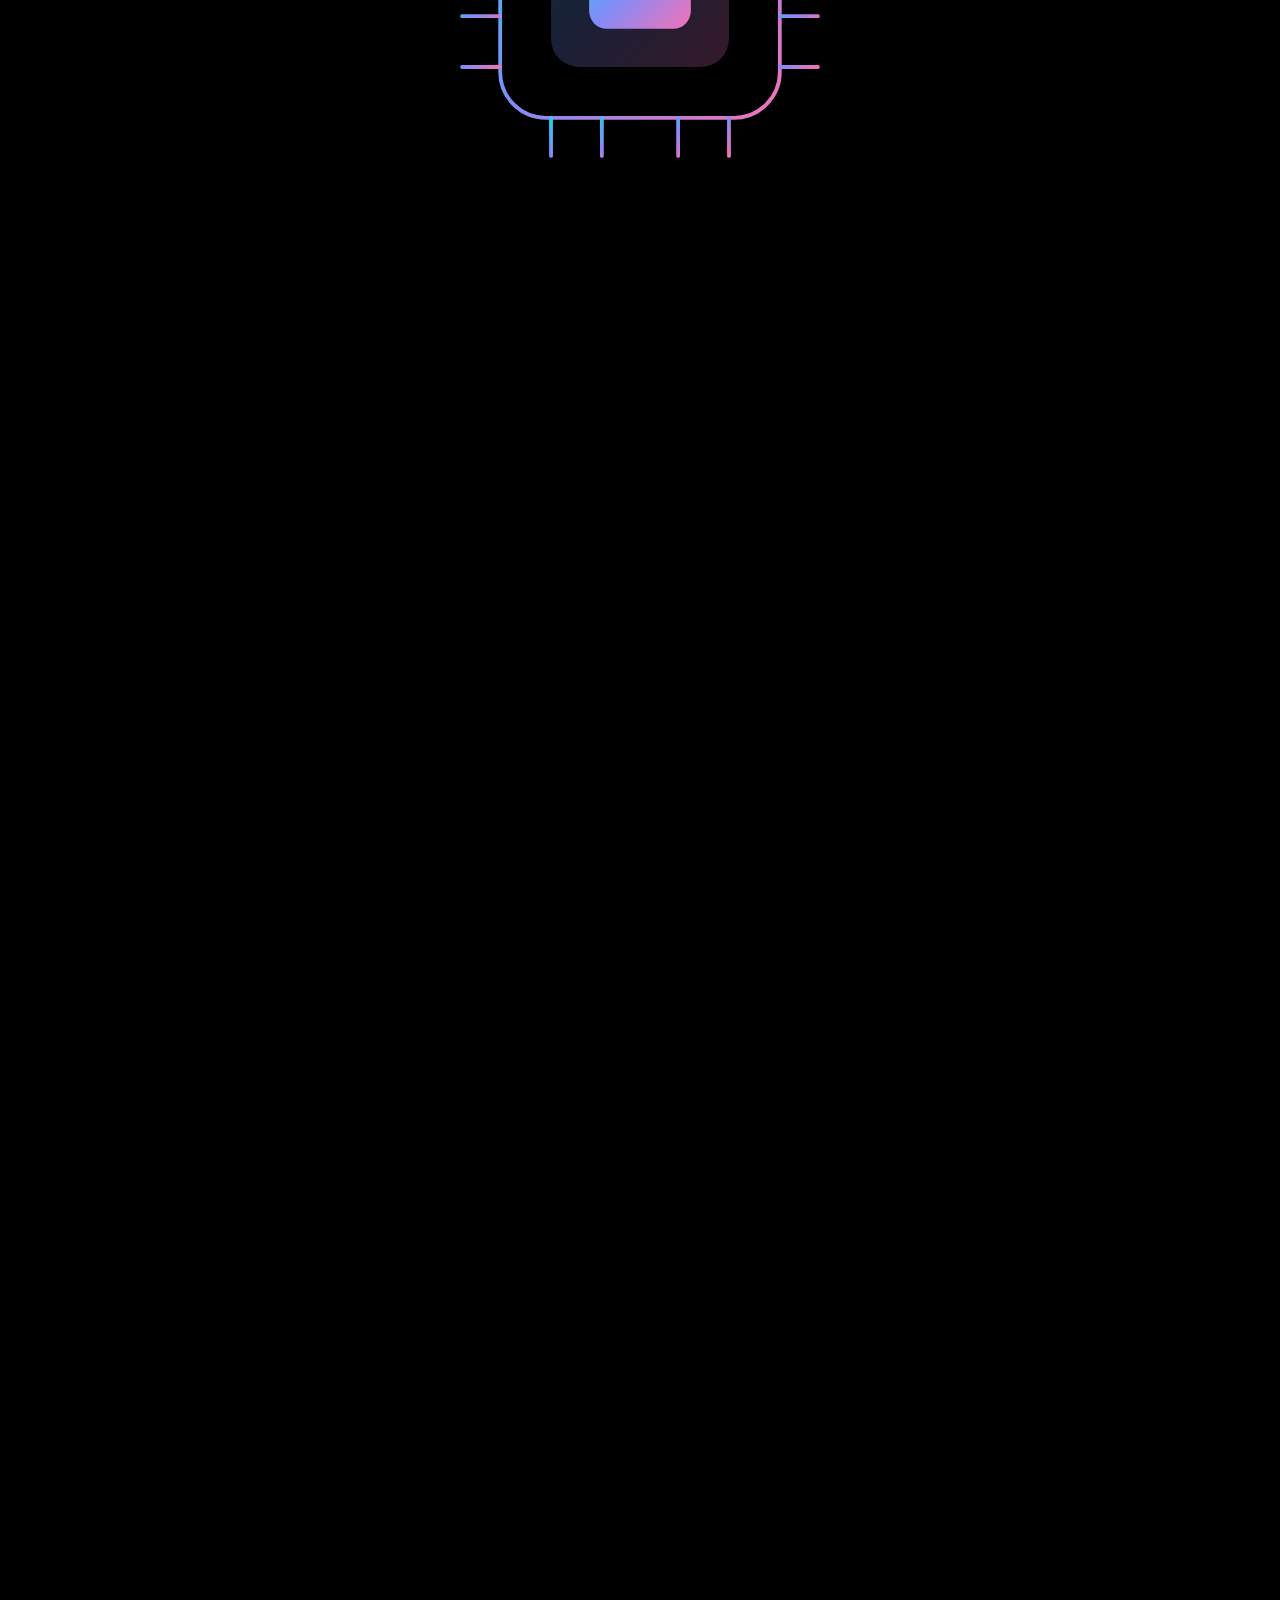
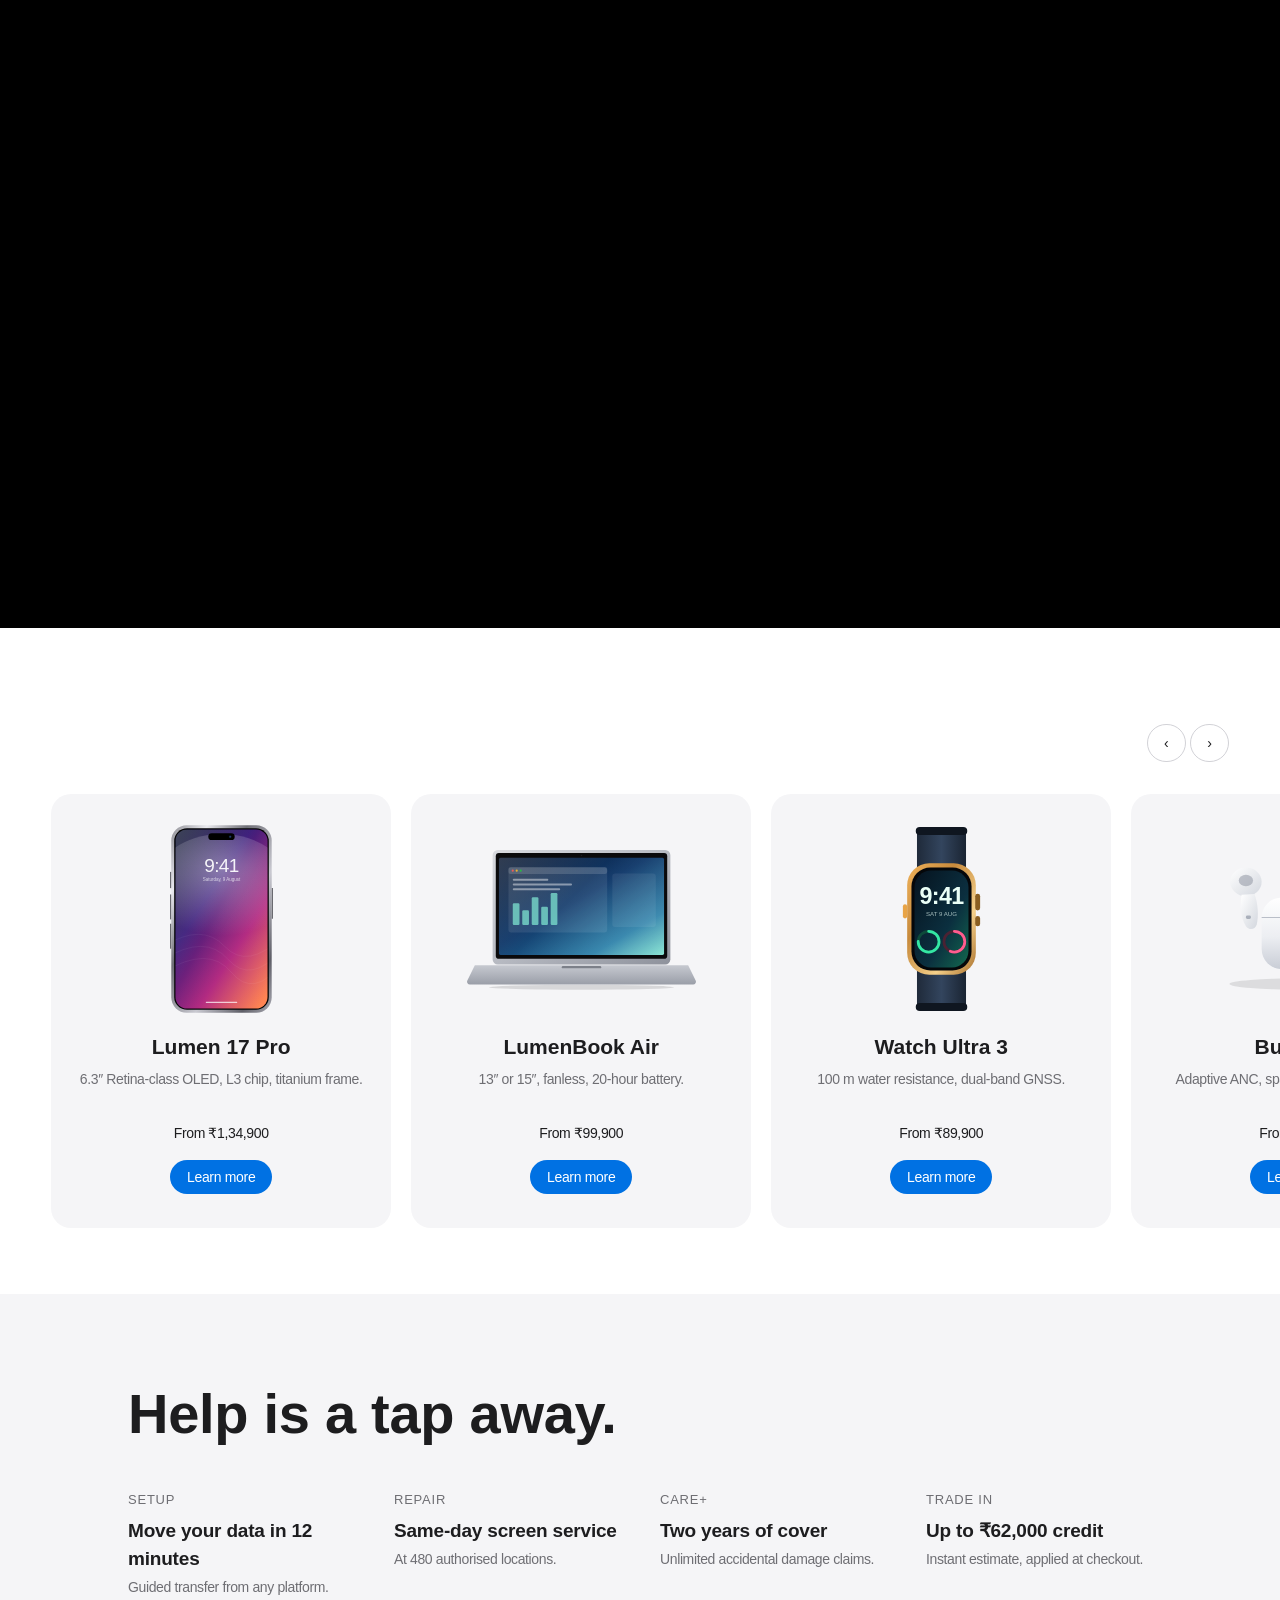
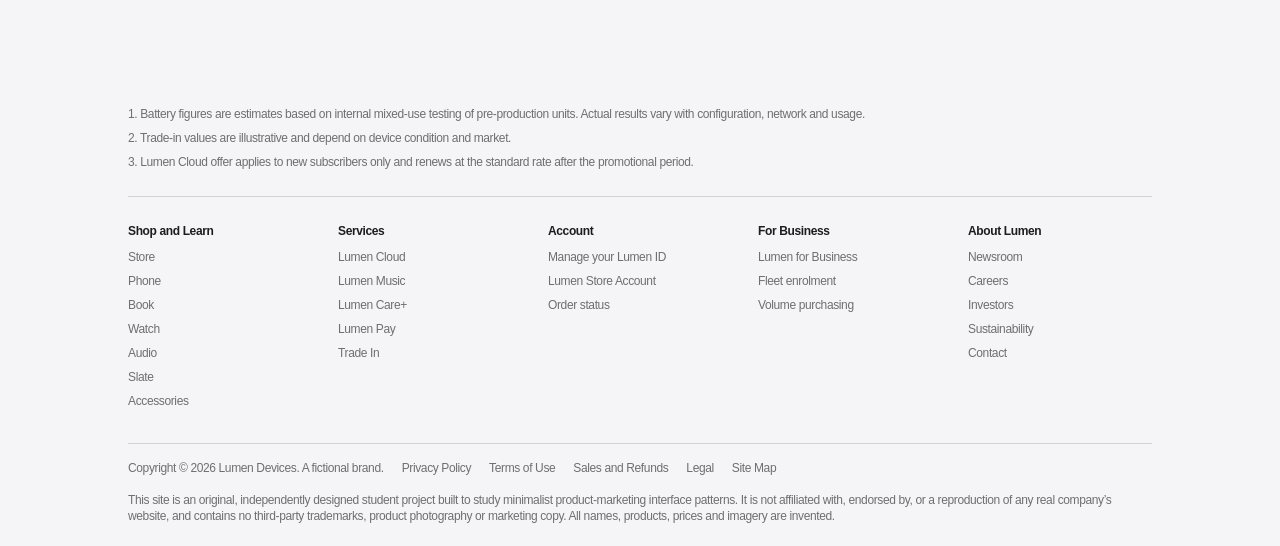
<file: lumen/index.html>
<!DOCTYPE html>
<html lang="en">
<head>
<meta charset="utf-8">
<meta name="viewport" content="width=device-width, initial-scale=1, viewport-fit=cover">
<meta name="theme-color" content="#f5f5f7">
<title>Lumen</title>
<meta name="description" content="Lumen 17 Pro, LumenBook Air, Watch Ultra 3 and more — an original student-built site exploring minimalist product-marketing UI patterns.">
<meta property="og:title" content="Lumen">
<meta property="og:description" content="Lumen 17 Pro, LumenBook Air, Watch Ultra 3 and more — an original student-built site exploring minimalist product-marketing UI patterns.">
<meta property="og:type" content="website">
<link rel="icon" href="assets/logo.svg" type="image/svg+xml">
<link rel="stylesheet" href="styles.css">
</head>
<body>
<a class="skip" href="#main">Skip to content</a>
  <div class="promo">
    Get up to 3 months of Lumen Cloud free when you buy a new device.
    <strong>Terms apply.</strong> <a href="store.html">Shop now &#8250;</a>
  </div>

  <header class="nav" id="nav">
    <nav class="nav__inner" aria-label="Global">
      <button class="nav__burger" type="button" aria-expanded="false" aria-controls="drawer" aria-label="Menu"><svg viewBox="0 0 18 18" fill="none" stroke="currentColor" stroke-width="1.4" aria-hidden="true"><path d="M2 6h14M2 12h14"/></svg></button>
      <a class="nav__mark" href="index.html" aria-label="Lumen home"><svg viewBox="0 0 48 48" aria-hidden="true"><path fill="currentColor" d="M24 2c3.1 6.9 8.2 12 15.1 15.1C32.2 20.2 27.1 25.3 24 32.2 20.9 25.3 15.8 20.2 8.9 17.1 15.8 14 20.9 8.9 24 2Z"/><circle cx="24" cy="39.5" r="5.2" fill="currentColor"/></svg><span>Lumen</span></a>
      <ul class="nav__list">
        <li><a class="nav__link" href="store.html">Store</a></li><li><a class="nav__link" href="phone.html">Phone</a></li><li><a class="nav__link" href="index.html#book">Book</a></li><li><a class="nav__link" href="index.html#watch">Watch</a></li><li><a class="nav__link" href="index.html#audio">Audio</a></li><li><a class="nav__link" href="index.html#slate">Slate</a></li><li><a class="nav__link" href="index.html#cloud">Cloud</a></li><li><a class="nav__link" href="index.html#support">Support</a></li>
      </ul>
      <div class="nav__icons">
        <button class="nav__icon" type="button" aria-label="Search"><svg viewBox="0 0 16 16" fill="none" stroke="currentColor" stroke-width="1.4" aria-hidden="true"><circle cx="7" cy="7" r="4.6"/><path d="M10.4 10.4 14 14"/></svg></button>
        <button class="nav__icon" type="button" aria-label="Bag"><svg viewBox="0 0 16 16" fill="none" stroke="currentColor" stroke-width="1.4" aria-hidden="true"><path d="M3 5h10l-.9 9H3.9L3 5Z"/><path d="M5.8 5V3.6a2.2 2.2 0 0 1 4.4 0V5"/></svg></button>
      </div>
    </nav>
  </header>

  <div class="drawer" id="drawer" data-open="false">
    <ul>
      <li><a href="store.html">Store</a></li>
      <li><a href="phone.html">Phone</a></li>
      <li><a href="index.html#book">Book</a></li>
      <li><a href="index.html#watch">Watch</a></li>
      <li><a href="index.html#audio">Audio</a></li>
      <li><a href="index.html#slate">Slate</a></li>
      <li><a href="index.html#cloud">Cloud</a></li>
      <li><a href="index.html#support">Support</a></li>
    </ul>
  </div>

<main id="main">

  <section class="chapter chapter--dark chapter--tall on-dark" id="phone">
    <span class="glow glow--a"></span>
    <span class="glow glow--b"></span>
    <div class="chapter__copy" data-reveal>
      <p class="eyebrow">New</p>
      <h1 class="h-hero">Lumen 17 Pro</h1>
      <p class="sub">Titanium. Featherlight. Frankly ridiculous.</p>
      <div class="cta-row">
        <a class="link-arrow" href="phone.html">Learn more</a>
        <a class="link-arrow" href="store.html">Buy</a>
      </div>
      <p class="price">From &#8377;1,34,900 or &#8377;5,620/mo. for 24 mo.<sup>2</sup></p>
    </div>
    <div class="chapter__stage" data-reveal>
      <img src="assets/phone.svg" alt="Lumen 17 Pro shown from the front" width="640" height="1180"
           style="max-width:min(330px,62vw)" loading="eager" decoding="async">
    </div>
  </section>

  <section class="chapter chapter--alt" id="book">
    <div class="chapter__copy" data-reveal>
      <p class="eyebrow">LumenBook Air</p>
      <h2 class="h-section">Thin. Light. Unbothered.</h2>
      <p class="sub">The M-series silicon that runs cool enough to go fanless &#8212; and fast enough that you forget it is.</p>
      <div class="cta-row">
        <a class="link-arrow" href="store.html">Learn more</a>
        <a class="link-arrow" href="store.html">Buy</a>
      </div>
    </div>
    <div class="chapter__stage" data-reveal>
      <img src="assets/laptop.svg" alt="LumenBook Air, open, showing a dashboard" width="1200" height="760"
           style="max-width:min(860px,94vw)" loading="lazy" decoding="async">
    </div>
  </section>

  <section class="grid" aria-label="Watch and audio">
    <article class="tile tile--dark on-dark" id="watch" data-reveal>
      <div class="tile__copy">
        <h2 class="h-tile">Watch Ultra 3</h2>
        <p class="sub">Made for depth, altitude and the 3 a.m. run.</p>
        <div class="cta-row">
          <a class="link-arrow" href="store.html">Learn more</a>
          <a class="link-arrow" href="store.html">Buy</a>
        </div>
      </div>
      <div class="tile__art">
        <img src="assets/watch.svg" alt="Lumen Watch Ultra 3" width="460" height="620"
             style="max-width:min(230px,52vw);margin:0 auto" loading="lazy" decoding="async">
      </div>
    </article>

    <article class="tile" id="audio" data-reveal>
      <div class="tile__copy">
        <h2 class="h-tile">Buds Pro</h2>
        <p class="sub">Adaptive silence. Then, exactly the sound you wanted.</p>
        <div class="cta-row">
          <a class="link-arrow" href="store.html">Learn more</a>
          <a class="link-arrow" href="store.html">Buy</a>
        </div>
      </div>
      <div class="tile__art">
        <img src="assets/buds.svg" alt="Lumen Buds Pro with charging case" width="520" height="420"
             style="max-width:min(380px,74vw);margin:0 auto" loading="lazy" decoding="async">
      </div>
    </article>
  </section>

  <section class="grid" aria-label="Slate and cloud">
    <article class="tile tile--ink on-dark" id="slate" data-reveal>
      <div class="tile__copy">
        <h2 class="h-tile">Lumen Slate</h2>
        <p class="sub">A canvas, a console and a second display. Pick two at once.</p>
        <div class="cta-row">
          <a class="link-arrow" href="store.html">Learn more</a>
          <a class="link-arrow" href="store.html">Buy</a>
        </div>
      </div>
      <div class="tile__art">
        <img src="assets/tablet.svg" alt="Lumen Slate tablet" width="880" height="660"
             style="max-width:min(400px,78vw);margin:0 auto" loading="lazy" decoding="async">
      </div>
    </article>

    <article class="tile" id="cloud" data-reveal>
      <div class="tile__copy">
        <p class="eyebrow eyebrow--accent">Lumen Cloud</p>
        <h2 class="h-tile">Everything, everywhere,<br>still yours.</h2>
        <p class="sub">End-to-end encrypted sync across every device you own. 2&nbsp;TB to start.</p>
        <div class="cta-row">
          <a class="btn" href="store.html">Try it free</a>
        </div>
        <p class="price">Free for 3 months, then &#8377;749/mo.<sup>3</sup></p>
      </div>
      <div class="tile__art" aria-hidden="true">
        <svg viewBox="0 0 520 300" style="max-width:420px;margin:0 auto">
          <defs>
            <linearGradient id="cg" x1="0" y1="0" x2="1" y2="1">
              <stop offset="0" stop-color="#6ee7ff"/><stop offset=".5" stop-color="#a78bfa"/><stop offset="1" stop-color="#fb7185"/>
            </linearGradient>
          </defs>
          <path fill="url(#cg)" d="M150 220a70 70 0 0 1 5-139 96 96 0 0 1 180 22 62 62 0 0 1-11 123Z"/>
          <g stroke="#fff" stroke-width="7" stroke-linecap="round" opacity=".85">
            <path d="M200 250v26"/><path d="M260 250v40"/><path d="M320 250v26"/>
          </g>
        </svg>
      </div>
    </article>
  </section>

  <section class="story" aria-label="How the L3 chip works">
    <div class="story__sticky" aria-hidden="true">
      <svg class="story__art" viewBox="0 0 400 400">
        <defs>
          <linearGradient id="chip" x1="0" y1="0" x2="1" y2="1">
            <stop offset="0" stop-color="#22d3ee"/><stop offset=".5" stop-color="#818cf8"/><stop offset="1" stop-color="#f472b6"/>
          </linearGradient>
        </defs>
        <rect x="90" y="90" width="220" height="220" rx="36" fill="none" stroke="url(#chip)" stroke-width="3"/>
        <rect x="130" y="130" width="140" height="140" rx="22" fill="url(#chip)" opacity=".22"/>
        <rect x="160" y="160" width="80" height="80" rx="14" fill="url(#chip)"/>
        <g stroke="url(#chip)" stroke-width="3" stroke-linecap="round">
          <path d="M130 60v30M170 60v30M230 60v30M270 60v30"/>
          <path d="M130 310v30M170 310v30M230 310v30M270 310v30"/>
          <path d="M60 130h30M60 170h30M60 230h30M60 270h30"/>
          <path d="M310 130h30M310 170h30M310 230h30M310 270h30"/>
        </g>
      </svg>
    </div>

    <div class="story__steps">
      <div class="story__step on-dark">
        <div>
          <p class="story__num">01</p>
          <h2 class="h-section">A 2&#8209;nanometre brain.</h2>
          <p class="sub">The L3 packs 22 billion transistors into a die the size of a postage stamp,
          then keeps most of them asleep until the exact microsecond they matter.</p>
        </div>
      </div>
      <div class="story__step on-dark">
        <div>
          <p class="story__num">02</p>
          <h2 class="h-section">40 TOPS of on&#8209;device intelligence.</h2>
          <p class="sub">Transcription, translation and photo relighting run locally.
          Nothing leaves the device, so nothing has to come back.</p>
        </div>
      </div>
      <div class="story__step on-dark">
        <div>
          <p class="story__num">03</p>
          <h2 class="h-section">All day. Then most of the next one.</h2>
          <p class="sub">Up to 29 hours of video playback on a charge, and 50&#160;% in 22 minutes
          when you have forgotten to plug it in. Again.<sup>1</sup></p>
        </div>
      </div>
    </div>
  </section>

  <section class="rail" data-rail aria-label="Explore the line-up">
    <div class="rail__head">
      <h2 class="h-tile" data-reveal>Explore the line&#8209;up.</h2>
      <div>
        <button class="chip" type="button" data-rail-nav="prev" aria-label="Previous">&#8249;</button>
        <button class="chip" type="button" data-rail-nav="next" aria-label="Next">&#8250;</button>
      </div>
    </div>
    <div class="rail__track">
      <article class="card">
        <div class="card__art"><img src="assets/phone.svg" alt="" style="max-height:190px;width:auto"></div>
        <h3 class="card__name">Lumen 17 Pro</h3>
        <p class="card__desc">6.3&#8243; Retina&#8209;class OLED, L3 chip, titanium frame.</p>
        <p class="card__price">From &#8377;1,34,900</p>
        <a class="btn btn--sm" href="phone.html">Learn more</a>
      </article>
      <article class="card">
        <div class="card__art"><img src="assets/laptop.svg" alt="" style="max-height:150px;width:auto"></div>
        <h3 class="card__name">LumenBook Air</h3>
        <p class="card__desc">13&#8243; or 15&#8243;, fanless, 20&#8209;hour battery.</p>
        <p class="card__price">From &#8377;99,900</p>
        <a class="btn btn--sm" href="store.html">Learn more</a>
      </article>
      <article class="card">
        <div class="card__art"><img src="assets/watch.svg" alt="" style="max-height:190px;width:auto"></div>
        <h3 class="card__name">Watch Ultra 3</h3>
        <p class="card__desc">100&#160;m water resistance, dual&#8209;band GNSS.</p>
        <p class="card__price">From &#8377;89,900</p>
        <a class="btn btn--sm" href="store.html">Learn more</a>
      </article>
      <article class="card">
        <div class="card__art"><img src="assets/buds.svg" alt="" style="max-height:150px;width:auto"></div>
        <h3 class="card__name">Buds Pro</h3>
        <p class="card__desc">Adaptive ANC, spatial audio, 32&#8209;hour case.</p>
        <p class="card__price">From &#8377;24,900</p>
        <a class="btn btn--sm" href="store.html">Learn more</a>
      </article>
      <article class="card">
        <div class="card__art"><img src="assets/tablet.svg" alt="" style="max-height:150px;width:auto"></div>
        <h3 class="card__name">Lumen Slate</h3>
        <p class="card__desc">11&#8243; tandem OLED, pencil and keyboard ready.</p>
        <p class="card__price">From &#8377;79,900</p>
        <a class="btn btn--sm" href="store.html">Learn more</a>
      </article>
    </div>
  </section>

  <section class="specs" id="support">
    <div class="specs__inner">
      <h2 class="h-section" data-reveal>Help is a tap away.</h2>
      <div class="specs__grid">
        <div data-reveal><p class="spec__k">Setup</p><p class="spec__v">Move your data in 12 minutes</p><p class="spec__n">Guided transfer from any platform.</p></div>
        <div data-reveal><p class="spec__k">Repair</p><p class="spec__v">Same&#8209;day screen service</p><p class="spec__n">At 480 authorised locations.</p></div>
        <div data-reveal><p class="spec__k">Care+</p><p class="spec__v">Two years of cover</p><p class="spec__n">Unlimited accidental damage claims.</p></div>
        <div data-reveal><p class="spec__k">Trade In</p><p class="spec__v">Up to &#8377;62,000 credit</p><p class="spec__n">Instant estimate, applied at checkout.</p></div>
      </div>
    </div>
  </section>

</main>
  <footer class="foot">
    <div class="foot__inner">
      <div class="foot__note">
        <p>1. Battery figures are estimates based on internal mixed-use testing of pre-production units.
           Actual results vary with configuration, network and usage.</p>
        <p>2. Trade-in values are illustrative and depend on device condition and market.</p>
        <p>3. Lumen Cloud offer applies to new subscribers only and renews at the standard rate after the promotional period.</p>
      </div>

      <div class="foot__cols">
      <div class="foot__col">
        <details open>
          <summary>Shop and Learn</summary>
          <h3 class="foot__col-desktop">Shop and Learn</h3>
          <ul>
          <li><a href="store.html">Store</a></li>
          <li><a href="store.html">Phone</a></li>
          <li><a href="store.html">Book</a></li>
          <li><a href="store.html">Watch</a></li>
          <li><a href="store.html">Audio</a></li>
          <li><a href="store.html">Slate</a></li>
          <li><a href="store.html">Accessories</a></li>
          </ul>
        </details>
      </div>
      <div class="foot__col">
        <details open>
          <summary>Services</summary>
          <h3 class="foot__col-desktop">Services</h3>
          <ul>
          <li><a href="store.html">Lumen Cloud</a></li>
          <li><a href="store.html">Lumen Music</a></li>
          <li><a href="store.html">Lumen Care+</a></li>
          <li><a href="store.html">Lumen Pay</a></li>
          <li><a href="store.html">Trade In</a></li>
          </ul>
        </details>
      </div>
      <div class="foot__col">
        <details open>
          <summary>Account</summary>
          <h3 class="foot__col-desktop">Account</h3>
          <ul>
          <li><a href="store.html">Manage your Lumen ID</a></li>
          <li><a href="store.html">Lumen Store Account</a></li>
          <li><a href="store.html">Order status</a></li>
          </ul>
        </details>
      </div>
      <div class="foot__col">
        <details open>
          <summary>For Business</summary>
          <h3 class="foot__col-desktop">For Business</h3>
          <ul>
          <li><a href="store.html">Lumen for Business</a></li>
          <li><a href="store.html">Fleet enrolment</a></li>
          <li><a href="store.html">Volume purchasing</a></li>
          </ul>
        </details>
      </div>
      <div class="foot__col">
        <details open>
          <summary>About Lumen</summary>
          <h3 class="foot__col-desktop">About Lumen</h3>
          <ul>
          <li><a href="store.html">Newsroom</a></li>
          <li><a href="store.html">Careers</a></li>
          <li><a href="store.html">Investors</a></li>
          <li><a href="store.html">Sustainability</a></li>
          <li><a href="store.html">Contact</a></li>
          </ul>
        </details>
      </div>
      </div>

      <div class="foot__legal">
        <span>Copyright &#169; <span data-year>2026</span> Lumen Devices. A fictional brand.</span>
        <a href="#privacy">Privacy Policy</a>
        <a href="#terms">Terms of Use</a>
        <a href="#sales">Sales and Refunds</a>
        <a href="#legal">Legal</a>
        <a href="#sitemap">Site Map</a>
      </div>

      <div class="foot__legal">
        <span>This site is an original, independently designed student project built to study
        minimalist product-marketing interface patterns. It is not affiliated with, endorsed by,
        or a reproduction of any real company&#8217;s website, and contains no third-party
        trademarks, product photography or marketing copy. All names, products, prices and
        imagery are invented.</span>
      </div>
    </div>
  </footer>

<script src="app.js" defer></script>
</body>
</html>
</file>
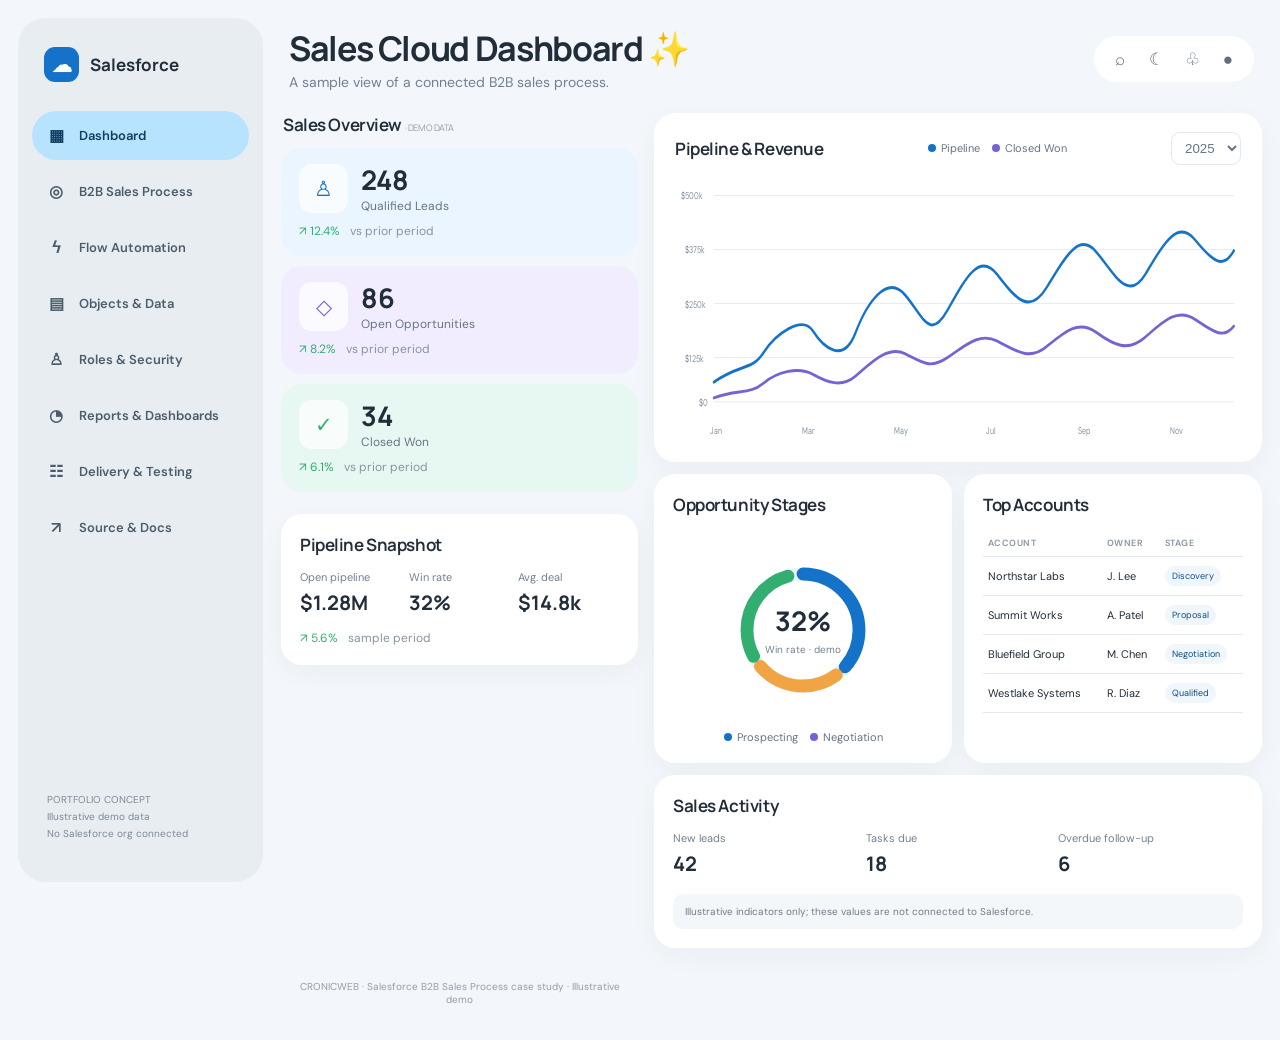
<file: salesforce-b2b/index.html>
<!doctype html>
<html lang="en"><head><meta charset="utf-8"><meta name="viewport" content="width=device-width,initial-scale=1"><meta name="description" content="Illustrative Salesforce B2B sales process and workflow automation case study."><title>Salesforce B2B Sales Process | Cronicweb</title>
<link rel="preconnect" href="https://fonts.googleapis.com"><link rel="preconnect" href="https://fonts.gstatic.com" crossorigin><link href="https://fonts.googleapis.com/css2?family=DM+Sans:wght@400;500;600;700&family=Manrope:wght@500;600;700;800&display=swap" rel="stylesheet">
<style>
:root{--ink:#222d3a;--muted:#728093;--bg:#f3f6fa;--panel:#fff;--line:#e2e9f0;--blue:#1473c9;--blue-dark:#0d4e87;--sky:#e9f4fc;--lime:#dffc71;--green:#33ae71;--purple:#7861d5;--orange:#f0a443;--shadow:0 8px 26px #2739510b}
*{box-sizing:border-box}html{scroll-behavior:smooth}body{margin:0;background:var(--bg);color:var(--ink);font:14px "DM Sans",sans-serif}a{color:inherit;text-decoration:none}button{font:inherit}.app{min-height:100vh;max-width:1900px;margin:auto;padding:18px;display:grid;grid-template-columns:245px minmax(0,1fr);gap:18px}.sidebar{background:#e8edf2;border-radius:28px;padding:25px 14px;position:sticky;top:18px;height:calc(100vh - 36px);display:flex;flex-direction:column}.logo{display:flex;align-items:center;gap:11px;padding:4px 12px 29px;font:700 17px Manrope}.cloud{display:grid;place-items:center;width:35px;height:35px;border-radius:11px;background:#1473c9;color:#fff;font-size:20px}.nav{display:grid;gap:7px}.nav a{height:49px;border-radius:25px;display:flex;align-items:center;gap:13px;padding:0 14px;color:#4c5d6c;font-weight:600;font-size:13px;transition:.18s}.nav a:hover{background:#f8fafc}.nav a.active{background:#b8e3ff;color:#123e62}.ico{width:20px;text-align:center;font-size:16px}.sidefoot{margin-top:auto;padding:15px;color:#7d8a97;font-size:10px;line-height:1.7}.main{min-width:0}.topbar{position:relative;display:flex;align-items:center;justify-content:space-between;gap:18px;padding:10px 8px 22px}.welcome h1{font:700 clamp(24px,3vw,34px)/1.2 Manrope;margin:0 0 4px;letter-spacing:-.04em}.welcome p{margin:0;color:var(--muted);font-size:14px}.tools{display:flex;align-items:center;background:#fff;border-radius:26px;padding:6px 9px;gap:2px}.tool{width:34px;height:34px;border:0;background:transparent;border-radius:50%;font-size:17px;color:#607080;cursor:pointer}.tool:hover{background:#eef3f7}.menu-btn{display:none}.layout{display:grid;grid-template-columns:minmax(250px,.74fr) minmax(400px,1.26fr);gap:16px;align-items:start}.col{display:grid;gap:12px;min-width:0}.card{background:var(--panel);border-radius:21px;padding:19px;box-shadow:var(--shadow);min-width:0}.card h2{font:650 17px Manrope;margin:0 0 14px;letter-spacing:-.025em}.card h3{font:650 15px Manrope;margin:0 0 8px}.muted{color:var(--muted)}.overview{background:transparent;box-shadow:none;padding:0}.overview h2{margin:0 0 12px 2px}.stat{border-radius:21px;padding:16px 18px;margin-bottom:10px;min-height:108px}.stat.blue{background:#eaf5ff}.stat.purple{background:#f1edff}.stat.mint{background:#e7f8f2}.statrow{display:flex;align-items:center;gap:13px}.stat-icon{width:49px;height:49px;background:#ffffffb5;border-radius:13px;display:grid;place-items:center;color:var(--blue);font-size:21px}.purple .stat-icon{color:var(--purple)}.mint .stat-icon{color:var(--green)}.stat strong{font:700 27px Manrope;display:block;line-height:1.2}.stat label{font-size:12px;color:#667586}.trend{color:var(--green);font-size:12px;margin-top:9px}.trend span{color:#8994a0;margin-left:7px}.sales-metrics{display:grid;grid-template-columns:repeat(3,1fr);gap:8px}.sales-metrics label{display:block;color:var(--muted);font-size:11px}.sales-metrics strong{font:700 20px Manrope;display:block;margin:5px 0}.chart-card{padding:19px 21px 12px}.chart-title{display:flex;align-items:center;justify-content:space-between;gap:10px;margin-bottom:6px}.chart-title h2{margin:0}.legend{display:flex;gap:12px;color:#647386;font-size:11px}.legend i{display:inline-block;width:8px;height:8px;border-radius:50%;margin-right:5px}.legend .b{background:var(--blue)}.legend .p{background:var(--purple)}.year{border:1px solid var(--line);border-radius:9px;background:white;padding:7px 9px;color:#667586}.chart-svg{width:100%;height:275px}.gridline{stroke:#e2e8ed;stroke-width:1}.axis{fill:#8592a0;font:10px "DM Sans"}.line-blue,.line-purple{fill:none;stroke-width:3;stroke-linecap:round;stroke-linejoin:round}.line-blue{stroke:var(--blue)}.line-purple{stroke:var(--purple)}.below{display:grid;grid-template-columns:1fr 1fr;gap:12px}.donut-wrap{display:grid;place-items:center;position:relative;min-height:200px}.donut{width:160px;height:160px;transform:rotate(-90deg)}.donut circle{fill:none;stroke-width:16;stroke-linecap:round}.donut .base{stroke:#edf1f5}.donut .a{stroke:var(--blue);stroke-dasharray:160 440}.donut .b{stroke:var(--orange);stroke-dasharray:105 440;stroke-dashoffset:-175}.donut .c{stroke:var(--green);stroke-dasharray:125 440;stroke-dashoffset:-295}.donut-center{position:absolute;text-align:center}.donut-center strong{font:700 27px Manrope;display:block}.donut-center span{font-size:10px;color:var(--muted)}.table{width:100%;border-collapse:collapse;font-size:11px}.table th{text-align:left;color:#8895a2;font-size:9px;text-transform:uppercase;letter-spacing:.05em;font-weight:600;padding:7px 5px;border-bottom:1px solid var(--line)}.table td{padding:9px 5px;border-bottom:1px solid var(--line)}.badge{display:inline-block;background:#eff6fc;color:var(--blue-dark);border-radius:12px;padding:4px 7px;font-size:9px}.section-card{scroll-margin-top:15px}.eyebrow{font-size:9px;letter-spacing:.11em;text-transform:uppercase;color:var(--blue);margin-bottom:7px}.section-card p{font-size:12px;color:var(--muted);margin:0 0 14px}.pills{display:flex;gap:7px;margin-bottom:13px;flex-wrap:wrap}.pill{border:1px solid var(--line);border-radius:20px;padding:8px 12px;background:white;color:#68788a;cursor:pointer;font-size:11px}.pill.active{background:var(--blue);border-color:var(--blue);color:white}.flow-grid{display:grid;grid-template-columns:repeat(4,1fr);gap:9px}.flow-step{padding:12px 10px;border:1px solid var(--line);border-radius:12px;background:#fafcff;min-height:85px}.flow-step small{font-size:9px;color:#8996a3}.flow-step b{display:block;font-size:12px;margin:7px 0 2px}.flow-step span{font-size:10px;color:var(--muted)}.mini-grid{display:grid;grid-template-columns:1fr 1fr;gap:10px}.mini{background:#f7f9fb;border-radius:13px;padding:14px}.mini b{font-size:12px}.mini p{margin:5px 0 0;font-size:11px}.table-scroll{overflow:auto}table.matrix{width:100%;min-width:600px;border-collapse:collapse;font-size:11px} .matrix th,.matrix td{text-align:left;padding:11px 9px;border-bottom:1px solid var(--line)}.matrix th{font-size:9px;color:#82909d;text-transform:uppercase}.yes{color:#26985e;font-weight:700}.limited{color:#bc852c}.no{color:#b5bdc4}.arch{display:grid;grid-template-columns:1fr 26px 1fr 26px 1fr;gap:7px;align-items:center}.archbox{background:#f7f9fb;border:1px solid var(--line);border-radius:12px;text-align:center;padding:15px 9px}.archbox b{display:block;font:600 12px Manrope;margin:7px 0 4px}.archbox span{font-size:10px;color:var(--muted)}.arrow{text-align:center;font-size:19px;color:var(--blue)}.method{display:grid;grid-template-columns:repeat(3,1fr);gap:8px}.phase{border:1px solid var(--line);border-radius:12px;padding:13px 10px;background:#fafcff}.phase small{color:#82909d;font-size:9px}.phase b{display:block;font-size:12px;margin:8px 0 4px}.phase span{color:var(--muted);font-size:10px}.tests{display:grid;grid-template-columns:1fr 1fr;gap:8px}.test{border:1px solid var(--line);border-radius:11px;padding:12px;display:flex;gap:9px;font-size:11px}.test code{color:var(--blue);font-size:10px}.test span{display:block;color:var(--muted);font-size:10px;margin-top:3px}.links{display:flex;flex-wrap:wrap;gap:8px}.links a{border:1px solid var(--line);padding:9px 12px;border-radius:10px;color:var(--blue-dark);font-size:11px}.note{background:#f4f7fa;color:#6e7c88;padding:11px 12px;border-radius:10px;font-size:10px;margin-top:12px}.footer{text-align:center;color:#929daa;padding:16px;font-size:10px}.view-hidden{display:none!important}.layout.single-view{grid-template-columns:minmax(0,1fr)}.layout.single-view>.col{display:none}.layout.single-view>.col.view-active{display:grid;grid-template-columns:minmax(0,1fr)}.nav a{cursor:pointer}
@media(max-width:1080px){.app{grid-template-columns:205px minmax(0,1fr);padding:13px;gap:13px}.sidebar{padding:20px 10px}.nav a{font-size:12px}.layout{grid-template-columns:minmax(220px,.72fr) minmax(330px,1.28fr)}.below{grid-template-columns:1fr}.chart-svg{height:245px}}
@media(max-width:740px){.app{display:block;padding:10px}.sidebar{position:fixed;z-index:20;inset:10px auto 10px 10px;width:250px;height:auto;transform:translateX(-115%);transition:transform .22s;box-shadow:0 12px 45px #0002}.sidebar.open{transform:translateX(0)}.menu-btn{display:inline-block}.topbar{padding:7px 2px 16px}.layout{grid-template-columns:1fr}.overview{display:grid;grid-template-columns:repeat(3,1fr);gap:8px}.overview h2{grid-column:1/-1}.stat{padding:13px;min-height:auto}.statrow{display:block}.stat-icon{width:39px;height:39px;margin-bottom:7px}.stat strong{font-size:21px}.trend{font-size:10px}.chart-svg{height:230px}.below{grid-template-columns:1fr 1fr}.flow-grid{grid-template-columns:repeat(2,1fr)}.arch{grid-template-columns:1fr}.arrow{transform:rotate(90deg)}}
@media(max-width:480px){.welcome h1{font-size:22px}.welcome p{font-size:11px}.tools{padding:4px}.tool{width:29px;height:29px}.overview{grid-template-columns:1fr 1fr}.overview h2{grid-column:1/-1}.stat.mint{grid-column:1/-1}.sales-metrics{gap:5px}.sales-metrics label{font-size:9px}.sales-metrics strong{font-size:17px}.chart-card{padding:14px}.chart-title{flex-wrap:wrap}.chart-title h2{font-size:15px}.legend{font-size:9px}.chart-svg{height:190px}.below,.method,.tests,.mini-grid{grid-template-columns:1fr}.card{padding:15px;border-radius:17px}}
@media(prefers-reduced-motion:reduce){*,*:before,*:after{scroll-behavior:auto!important;transition-duration:.01ms!important}}
</style></head><body><div class="app">
<aside class="sidebar" id="sidebar"><div class="logo"><span class="cloud">☁</span><span>Salesforce</span></div><nav class="nav"><a class="active" href="#dashboard"><span class="ico">▦</span>Dashboard</a><a href="#process"><span class="ico">◎</span>B2B Sales Process</a><a href="#automation"><span class="ico">ϟ</span>Flow Automation</a><a href="#objects"><span class="ico">▤</span>Objects & Data</a><a href="#security"><span class="ico">♙</span>Roles & Security</a><a href="#reports"><span class="ico">◔</span>Reports & Dashboards</a><a href="#delivery"><span class="ico">☷</span>Delivery & Testing</a><a href="#resources"><span class="ico">↗</span>Source & Docs</a></nav><div class="sidefoot">PORTFOLIO CONCEPT<br>Illustrative demo data<br>No Salesforce org connected</div></aside>
<main class="main">
<header class="topbar"><div style="display:flex;align-items:center;gap:10px"><button class="tool menu-btn" id="menuBtn" aria-label="Open navigation">☰</button><div class="welcome"><h1>Welcome to Sales Cloud ✨</h1><p>A sample view of a connected B2B sales process.</p></div></div><div class="tools"><button class="tool" id="searchBtn" aria-label="Search sections">⌕</button><button class="tool" id="themeBtn" aria-label="Toggle dark mode">☾</button><button class="tool" aria-label="Notifications">♧</button><button class="tool" aria-label="Profile">●</button></div><div class="search" id="search" hidden><input id="searchInput" type="search" placeholder="Search leads, flow, security…" aria-label="Search project sections"><div id="searchResults"></div></div></header>
<div class="layout" id="dashboard">
<div class="col">
<section class="card overview"><h2>Sales Overview <span style="font-size:9px;color:#929eaa;font-weight:400">· DEMO DATA</span></h2><div class="stat blue"><div class="statrow"><div class="stat-icon">♙</div><div><strong>248</strong><label>Qualified Leads</label></div></div><div class="trend">↗ 12.4% <span>vs prior period</span></div></div><div class="stat purple"><div class="statrow"><div class="stat-icon">◇</div><div><strong>86</strong><label>Open Opportunities</label></div></div><div class="trend">↗ 8.2% <span>vs prior period</span></div></div><div class="stat mint"><div class="statrow"><div class="stat-icon">✓</div><div><strong>34</strong><label>Closed Won</label></div></div><div class="trend">↗ 6.1% <span>vs prior period</span></div></div></section>
<section class="card"><h2>Pipeline Snapshot</h2><div class="sales-metrics"><div><label>Open pipeline</label><strong>$1.28M</strong></div><div><label>Win rate</label><strong>32%</strong></div><div><label>Avg. deal</label><strong>$14.8k</strong></div></div><div class="trend">↗ 5.6% <span>sample period</span></div></section>
<section class="card section-card" id="process"><div class="eyebrow">Sales lifecycle</div><h2>Lead to customer onboarding</h2><p>Step through the illustrative B2B sales path.</p><div class="flow-grid" id="processSteps"></div><div class="note">Closed Won launches a post-sale onboarding hand-off in this concept.</div></section>
</div>
<div class="col">
<section class="card chart-card"><div class="chart-title"><h2>Pipeline & Revenue</h2><div class="legend"><span><i class="b"></i>Pipeline</span><span><i class="p"></i>Closed Won</span></div><select class="year" aria-label="Select year"><option>2025</option><option>2024</option></select></div><svg class="chart-svg" viewBox="0 0 800 280" preserveAspectRatio="none" role="img" aria-label="Illustrative B2B pipeline chart"><line class="gridline" x1="55" y1="25" x2="790" y2="25"/><line class="gridline" x1="55" y1="80" x2="790" y2="80"/><line class="gridline" x1="55" y1="135" x2="790" y2="135"/><line class="gridline" x1="55" y1="190" x2="790" y2="190"/><line class="gridline" x1="55" y1="235" x2="790" y2="235"/><text class="axis" x="8" y="29">$500k</text><text class="axis" x="14" y="84">$375k</text><text class="axis" x="14" y="139">$250k</text><text class="axis" x="14" y="194">$125k</text><text class="axis" x="34" y="239">$0</text><path class="line-blue" d="M55 215 C92 196 108 204 125 185 S180 146 195 163 S238 197 255 165 S300 105 325 126 S360 174 385 142 S430 82 455 105 S500 148 525 119 S570 61 595 82 S640 135 665 105 S710 48 735 70 S775 101 790 81"/><path class="line-purple" d="M55 231 C90 222 105 228 125 216 S175 199 195 207 S235 221 255 209 S300 177 325 186 S360 202 385 190 S430 164 455 173 S500 194 525 179 S570 151 595 164 S640 185 665 169 S710 139 735 151 S775 172 790 158"/><text class="axis" x="50" y="268">Jan</text><text class="axis" x="180" y="268">Mar</text><text class="axis" x="310" y="268">May</text><text class="axis" x="440" y="268">Jul</text><text class="axis" x="570" y="268">Sep</text><text class="axis" x="700" y="268">Nov</text></svg></section>
<div class="below" id="reports"><section class="card"><h2>Opportunity Stages</h2><div class="donut-wrap"><svg class="donut" viewBox="0 0 200 200"><circle class="base" cx="100" cy="100" r="70"/><circle class="a" cx="100" cy="100" r="70"/><circle class="b" cx="100" cy="100" r="70"/><circle class="c" cx="100" cy="100" r="70"/></svg><div class="donut-center"><strong>32%</strong><span>Win rate · demo</span></div></div><div class="legend" style="justify-content:center"><span><i class="b"></i>Prospecting</span><span><i class="p"></i>Negotiation</span></div></section><section class="card"><h2>Top Accounts</h2><table class="table"><thead><tr><th>Account</th><th>Owner</th><th>Stage</th></tr></thead><tbody><tr><td>Northstar Labs</td><td>J. Lee</td><td><span class="badge">Discovery</span></td></tr><tr><td>Summit Works</td><td>A. Patel</td><td><span class="badge">Proposal</span></td></tr><tr><td>Bluefield Group</td><td>M. Chen</td><td><span class="badge">Negotiation</span></td></tr><tr><td>Westlake Systems</td><td>R. Diaz</td><td><span class="badge">Qualified</span></td></tr></tbody></table></section></div>
<section class="card"><h2>Sales Activity</h2><div class="sales-metrics"><div><label>New leads</label><strong>42</strong></div><div><label>Tasks due</label><strong>18</strong></div><div><label>Overdue follow-up</label><strong>6</strong></div></div><div class="note">Illustrative indicators only; these values are not connected to Salesforce.</div></section>
<section class="card section-card" id="automation"><div class="eyebrow">Automation design</div><h2>Salesforce Flow examples</h2><p>Record-triggered and scheduled Flow ideas mapped to business events.</p><div class="mini-grid"><div class="mini"><b>Lead routing</b><p>Assign by territory, product interest and capacity; notify the owner.</p></div><div class="mini"><b>Qualification checks</b><p>Require fit, need, authority and timing fields before conversion.</p></div><div class="mini"><b>Opportunity stage actions</b><p>Create next-step tasks and reminders as stage changes.</p></div><div class="mini"><b>Approval routing</b><p>Send discount or non-standard terms for authorized review.</p></div><div class="mini"><b>Closed Won onboarding</b><p>Create an onboarding hand-off and notify the customer team.</p></div><div class="mini"><b>Exception notifications</b><p>Alert the owner when required data or follow-up is missing.</p></div></div><div class="note">Conceptual automation patterns only. No Salesforce Flow is deployed in an org.</div></section>
<section class="card section-card" id="objects"><div class="eyebrow">Data model</div><h2>Objects & relationships</h2><p>Illustrative standard-object model for a B2B sales process.</p><div class="mini-grid"><div class="mini"><b>Lead</b><p>Prospect details, source, status, rating and qualification.</p></div><div class="mini"><b>Account</b><p>Company profile, segment, territory and customer relationship.</p></div><div class="mini"><b>Contact</b><p>People associated with an account and buying group.</p></div><div class="mini"><b>Opportunity</b><p>Potential revenue, close date, stage, products and forecast category.</p></div></div><div class="note">Page layouts, fields, validation rules, record types and relationships are design examples, not deployed metadata.</div></section>
<section class="card section-card" id="security"><div class="eyebrow">Access & governance</div><h2>Role-based security model</h2><p>Example access boundaries to keep ownership and approvals clear.</p><div class="table-scroll"><table class="matrix"><thead><tr><th>Persona</th><th>Lead access</th><th>Opportunity</th><th>Approve</th><th>Reports</th></tr></thead><tbody><tr><td>Sales rep</td><td class="yes">Own / edit</td><td class="yes">Own / edit</td><td class="no">—</td><td class="limited">Team view</td></tr><tr><td>Sales manager</td><td class="yes">Team view</td><td class="yes">Team / reassign</td><td class="limited">Discounts</td><td class="yes">Team + forecast</td></tr><tr><td>Sales operations</td><td class="limited">Configure / audit</td><td class="limited">Process support</td><td class="no">—</td><td class="yes">Operational</td></tr><tr><td>Customer onboarding</td><td class="no">—</td><td class="limited">Closed Won hand-off</td><td class="no">—</td><td class="limited">Assigned accounts</td></tr><tr><td>System admin</td><td class="yes">Manage</td><td class="yes">Manage</td><td class="limited">Admin policy</td><td class="yes">All authorized</td></tr></tbody></table></div><div class="note">Illustrative access design; actual Salesforce profiles, permission sets, sharing rules and role hierarchy must be validated in the target org.</div></section>
<section class="card section-card" id="reportsView"><div class="eyebrow">Sales intelligence</div><h2>Reports & dashboards</h2><p>Example views for coaching, pipeline hygiene and forecasting decisions.</p><div class="mini-grid"><div class="mini"><b>Lead funnel</b><p>Volume, source, conversion rate and time to qualification.</p></div><div class="mini"><b>Pipeline by stage</b><p>Amount, close date, owner and stage aging.</p></div><div class="mini"><b>Win / loss analysis</b><p>Outcomes by segment, source, competitor and reason.</p></div><div class="mini"><b>Forecast coverage</b><p>Open pipeline compared with period target.</p></div></div><div class="note">Chart figures and account names in the dashboard are fictional demo data.</div></section>
<section class="card section-card" id="delivery"><div class="eyebrow">Delivery approach</div><h2>Requirements, configuration & UAT</h2><p>Translate business needs into build decisions and clear acceptance evidence.</p><div class="method"><div class="phase"><small>01 · DISCOVER</small><b>Requirements</b><span>Stakeholders, user stories, goals</span></div><div class="phase"><small>02 · DESIGN</small><b>Process & data</b><span>AS-IS, TO-BE, objects, roles</span></div><div class="phase"><small>03 · CONFIGURE</small><b>Salesforce setup</b><span>Fields, layouts, validation, security</span></div><div class="phase"><small>04 · AUTOMATE</small><b>Flow design</b><span>Routing, approvals, onboarding</span></div><div class="phase"><small>05 · VERIFY</small><b>Testing & UAT</b><span>Scenarios, defects, sign-off</span></div><div class="phase"><small>06 · ENABLE</small><b>Release & adoption</b><span>Training, documentation, support</span></div></div></section>
<section class="card section-card" id="testing"><div class="eyebrow">Acceptance scenarios</div><h2>Representative end-to-end tests</h2><p>Example expected outcomes for a future Salesforce sandbox build.</p><div class="tests"><div class="test"><code>LEAD-01</code><div><b>Territory-based assignment</b><span>Qualified lead routes to the correct owner and notification.</span></div></div><div class="test"><code>LEAD-02</code><div><b>Incomplete lead cannot convert</b><span>Required qualification data is requested before conversion.</span></div></div><div class="test"><code>OPP-01</code><div><b>Stage change creates follow-up</b><span>Next-step task is assigned with the expected due date.</span></div></div><div class="test"><code>APR-01</code><div><b>Discount approval path</b><span>Threshold routes to an authorized approver and blocks premature close.</span></div></div><div class="test"><code>WON-01</code><div><b>Closed Won starts onboarding</b><span>Handoff record and team notification are created once.</span></div></div><div class="test"><code>SEC-01</code><div><b>Role boundary is enforced</b><span>Users cannot view or approve records outside assigned access.</span></div></div></div></section>
<section class="card section-card" id="resources"><div class="eyebrow">Project links</div><h2>Source & documentation</h2><p>This page is an illustrative portfolio artifact; no Salesforce source package or org deployment is included.</p><div class="links"><a href="https://github.com/Cronicweb/cronicweb.github.io">↗ Portfolio repository</a><a href="https://github.com/Cronicweb/cronicweb.github.io/tree/main/salesforce-b2b">↗ Case-study page source</a><a href="https://help.salesforce.com/s/articleView?id=platform.automate_flows.htm&amp;type=5">↗ Salesforce Flow overview</a></div><div class="note">Process, Flow logic, objects, roles, chart metrics and tests are design examples until implemented and verified in a Salesforce org.</div></section>
</div><div class="footer wide">CRONICWEB · Salesforce B2B Sales Process case study · Illustrative demo</div></div>
</main></div>
<script>
const steps=[["Lead","Capture prospect"],["Qualify","Confirm fit & need"],["Account / Contact","Create customer records"],["Opportunity","Track deal & forecast"],["Closed Won","Confirm the sale"],["Onboarding","Hand off to delivery"]];
document.getElementById("processSteps").innerHTML=steps.map((s,i)=>'<div class="flow-step"><small>STEP 0'+(i+1)+'</small><b>'+s[0]+'</b><span>'+s[1]+'</span></div>').join("");
const viewMap={dashboard:["dashboard","Sales Cloud Dashboard","A sample view of a connected B2B sales process."],process:["process","B2B Sales Process","Follow a lead through qualification, opportunity, close and onboarding."],automation:["automation","Flow Automation","Illustrative Salesforce Flow patterns for sales and customer hand-offs."],objects:["objects","Objects & Data","A sample Salesforce object model and configuration outline."],security:["security","Roles & Security","Illustrative access boundaries and approval governance."],reports:["reportsView","Reports & Dashboards","Sample pipeline, conversion and forecasting views."],delivery:["delivery","Delivery & Testing","A structured approach from requirements through UAT."],resources:["resources","Source & Documentation","Portfolio source and Salesforce reference material."]};
const layout=document.querySelector(".layout"),side=document.getElementById("sidebar"),heading=document.querySelector(".welcome h1"),subtitle=document.querySelector(".welcome p");
function showView(key){const v=viewMap[key]||viewMap.dashboard;document.querySelectorAll(".nav a").forEach(a=>a.classList.toggle("active",a.getAttribute("href")==="#"+key));heading.textContent=v[1]+(key==="dashboard"?" ✨":"");subtitle.textContent=v[2];document.querySelectorAll(".col").forEach(col=>{col.classList.remove("view-active");col.querySelectorAll(":scope > *").forEach(el=>el.classList.remove("view-hidden"))});document.querySelectorAll(".section-card").forEach(el=>el.classList.add("view-hidden"));if(key==="dashboard"){layout.classList.remove("single-view")}else{layout.classList.add("single-view");const target=document.getElementById(v[0]),col=target.closest(".col");col.classList.add("view-active");let direct=target;while(direct.parentElement!==col)direct=direct.parentElement;col.querySelectorAll(":scope > *").forEach(el=>{if(el!==direct)el.classList.add("view-hidden")});target.classList.remove("view-hidden")}side.classList.remove("open")}
document.querySelectorAll(".nav a").forEach(a=>a.addEventListener("click",e=>{e.preventDefault();showView(a.getAttribute("href").slice(1))}));showView("dashboard");
document.getElementById("menuBtn").addEventListener("click",()=>side.classList.toggle("open"));
const themeButton=document.getElementById("themeBtn");function setTheme(dark){document.body.classList.toggle("dark",dark);document.documentElement.style.colorScheme=dark?"dark":"light";document.documentElement.style.setProperty("--bg",dark?"#171c22":"#f3f6fa");document.documentElement.style.setProperty("--panel",dark?"#252e38":"#fff");document.documentElement.style.setProperty("--ink",dark?"#eff4fa":"#222d3a");document.documentElement.style.setProperty("--muted",dark?"#adbac8":"#728093");document.documentElement.style.setProperty("--line",dark?"#3b4652":"#e2e9f0");themeButton.textContent=dark?"☀":"☾";themeButton.setAttribute("aria-pressed",String(dark));try{localStorage.setItem("salesforce-case-theme",dark?"dark":"light")}catch(e){}}let saved="light";try{saved=localStorage.getItem("salesforce-case-theme")||"light"}catch(e){}setTheme(saved==="dark");themeButton.addEventListener("click",()=>setTheme(!document.body.classList.contains("dark")));
const search=document.getElementById("search"),searchButton=document.getElementById("searchBtn"),searchInput=document.getElementById("searchInput"),results=document.getElementById("searchResults");const searchItems=[["dashboard","Dashboard","pipeline leads opportunities reports"],["process","B2B Sales Process","lead qualify account contact opportunity closed won onboarding"],["automation","Flow Automation","routing approvals notifications post-sale flow"],["objects","Objects & Data","fields relationships validation layouts lead account contact"],["security","Roles & Security","role-based access permissions sharing profiles approval"],["reports","Reports & Dashboards","pipeline forecast conversion win loss reports"],["delivery","Delivery & Testing","requirements stories acceptance criteria UAT tests"],["resources","Source & Documentation","github documentation Salesforce Flow"]];function doSearch(){const q=searchInput.value.trim().toLowerCase(),matches=q?searchItems.filter(x=>x.join(" ").toLowerCase().includes(q)):searchItems.slice(0,5);results.innerHTML=matches.length?matches.map(x=>'<button class="result" data-view="'+x[0]+'"><b>'+x[1]+'</b><small>Open section</small></button>').join(""):'<div class="empty">No matching sections found.</div>';results.querySelectorAll("[data-view]").forEach(b=>b.addEventListener("click",()=>{showView(b.dataset.view);search.hidden=true;searchButton.setAttribute("aria-expanded","false")}))}
searchButton.addEventListener("click",()=>{search.hidden=!search.hidden;searchButton.setAttribute("aria-expanded",String(!search.hidden));if(!search.hidden){doSearch();searchInput.focus()}});searchInput.addEventListener("input",doSearch);searchInput.addEventListener("keydown",e=>{if(e.key==="Escape"){search.hidden=true;searchButton.focus()}if(e.key==="Enter")results.querySelector("[data-view]")?.click()});document.addEventListener("click",e=>{if(!search.hidden&&!search.contains(e.target)&&!searchButton.contains(e.target))search.hidden=true});document.addEventListener("keydown",e=>{if((e.metaKey||e.ctrlKey)&&e.key.toLowerCase()==="k"){e.preventDefault();searchButton.click()}});
</script></body></html>
</file>
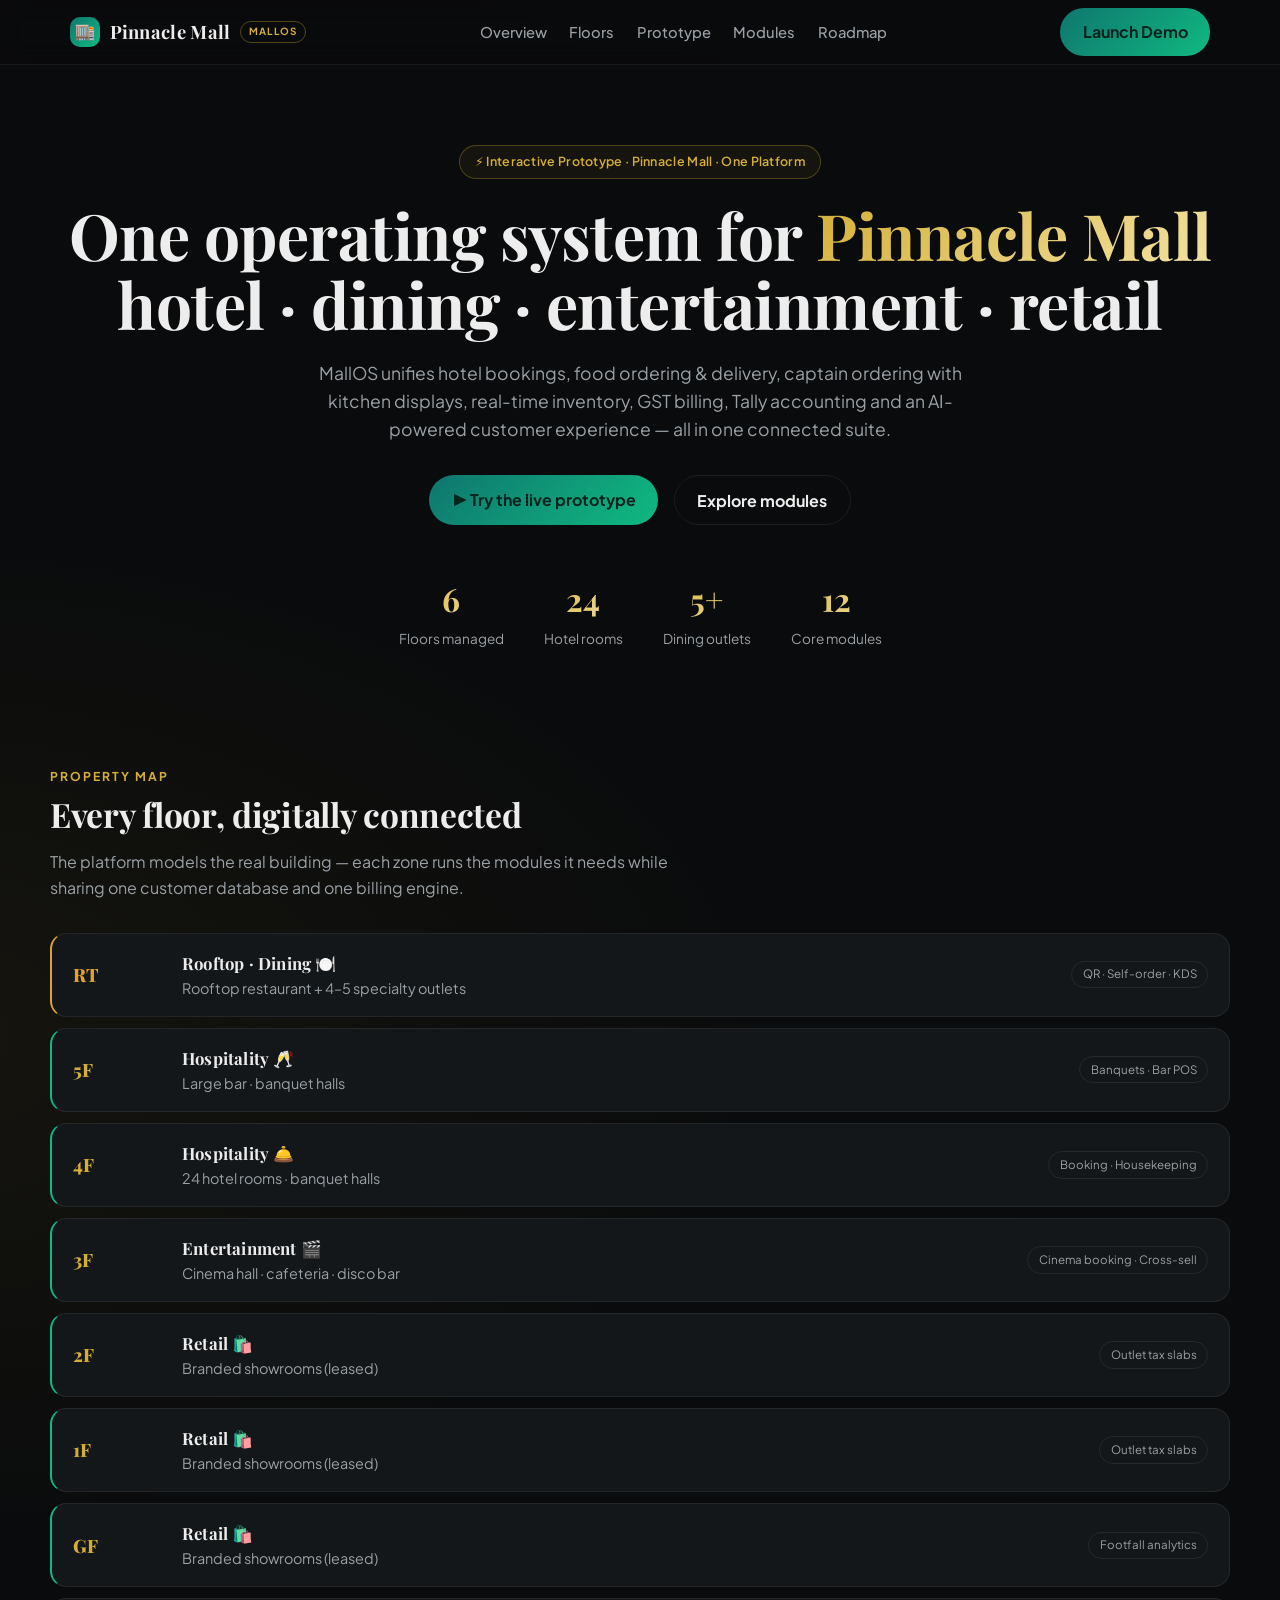
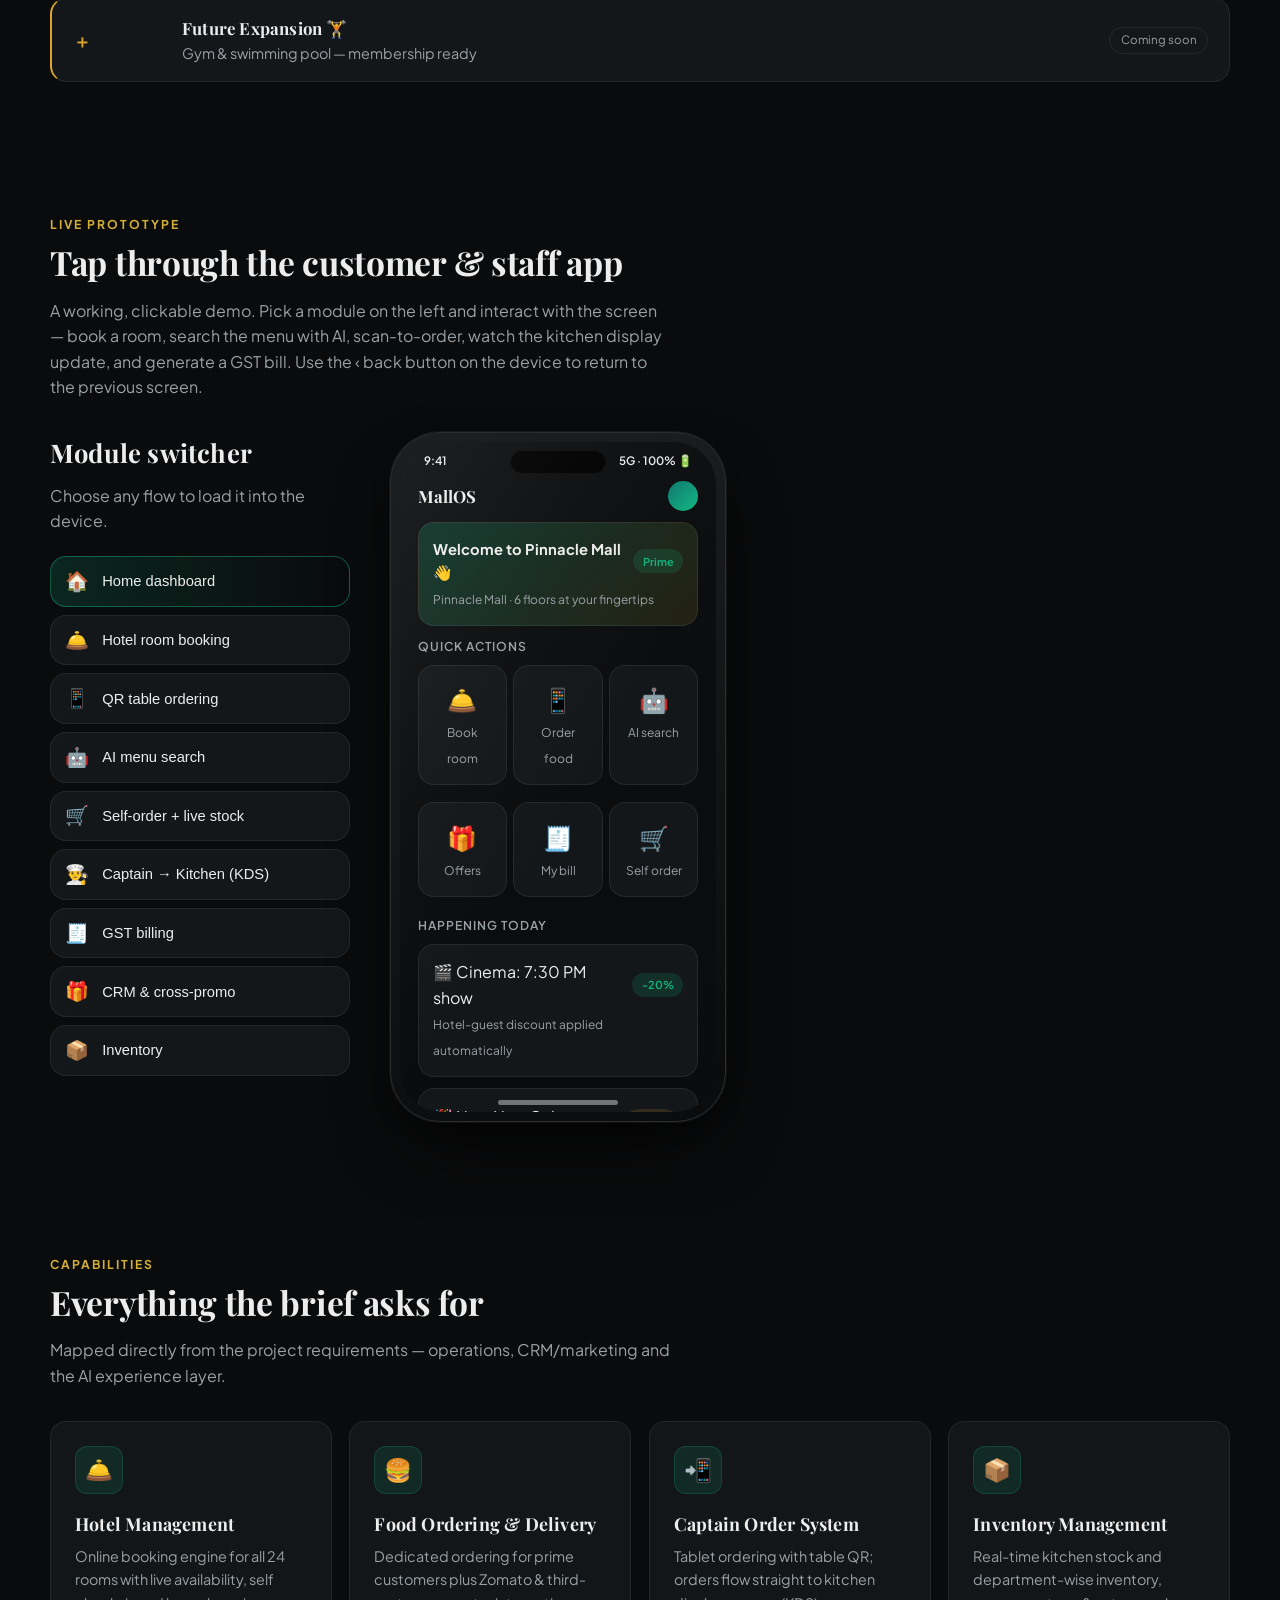
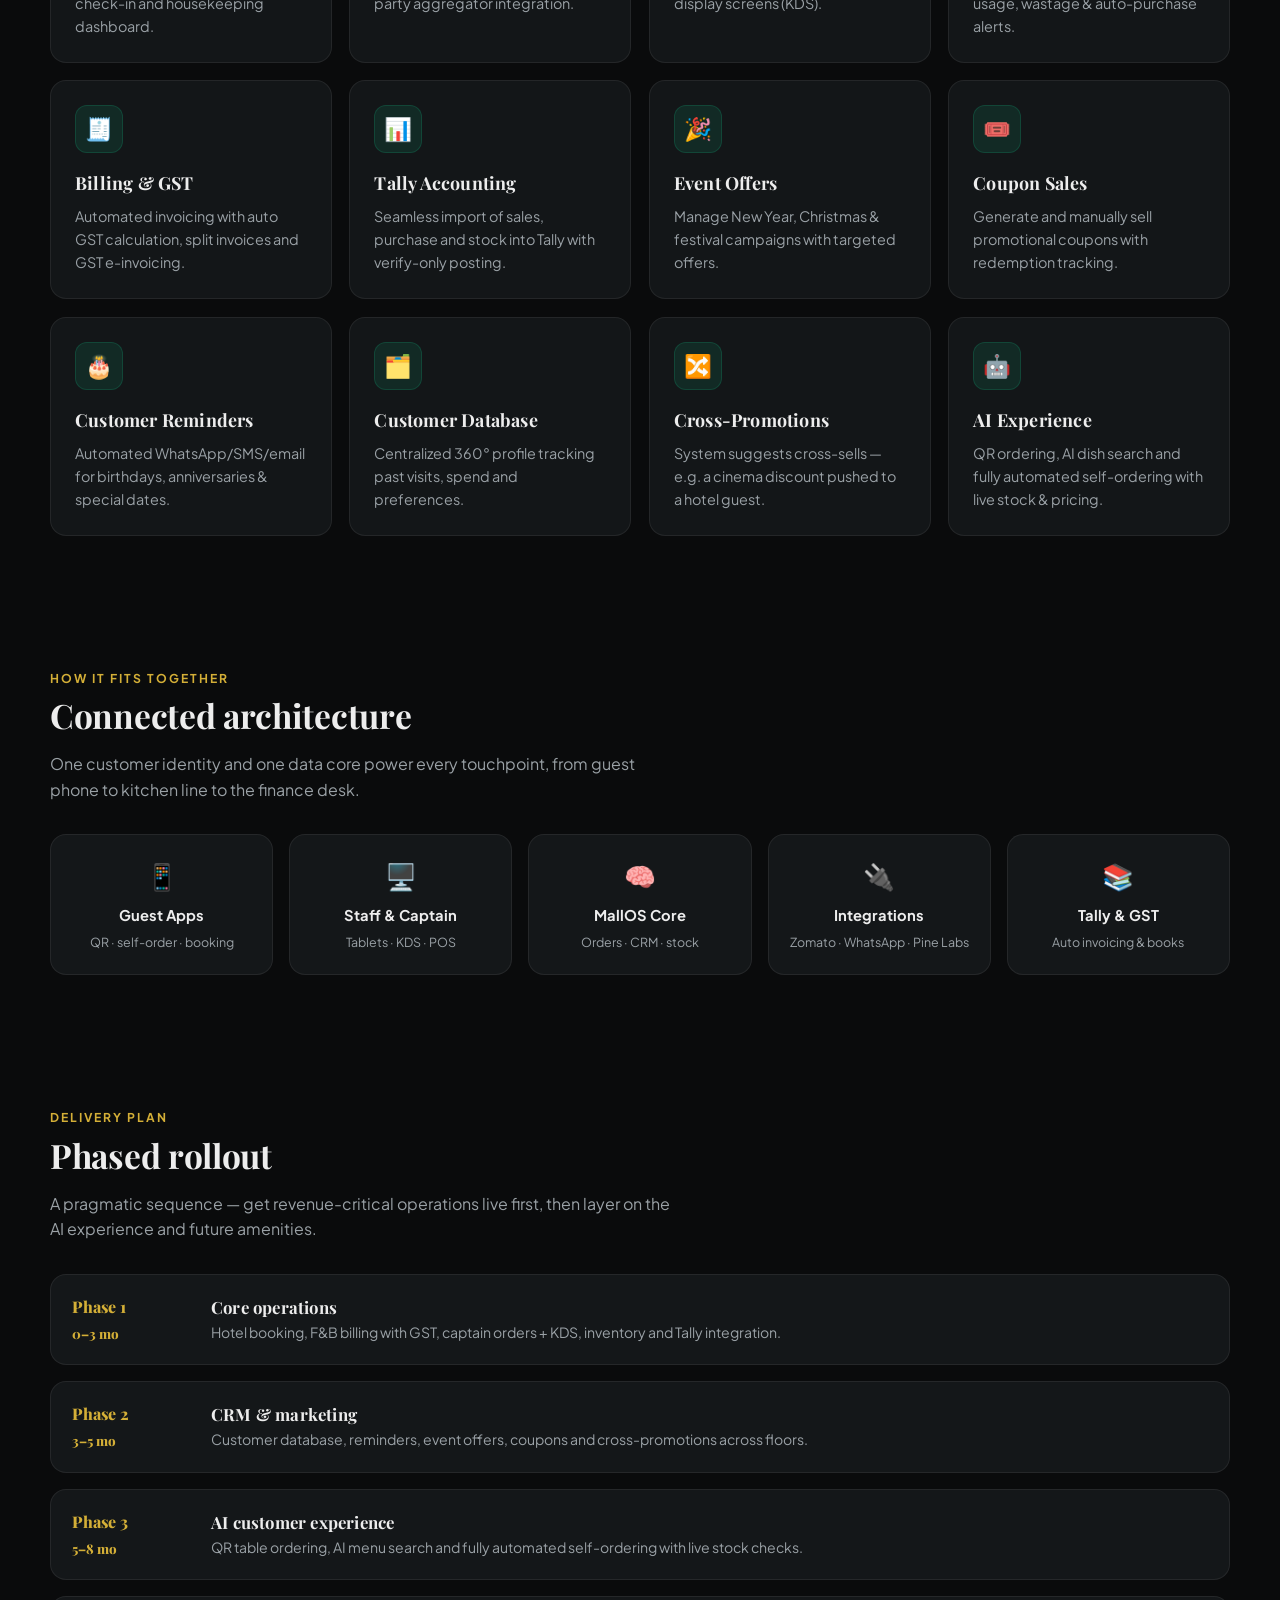
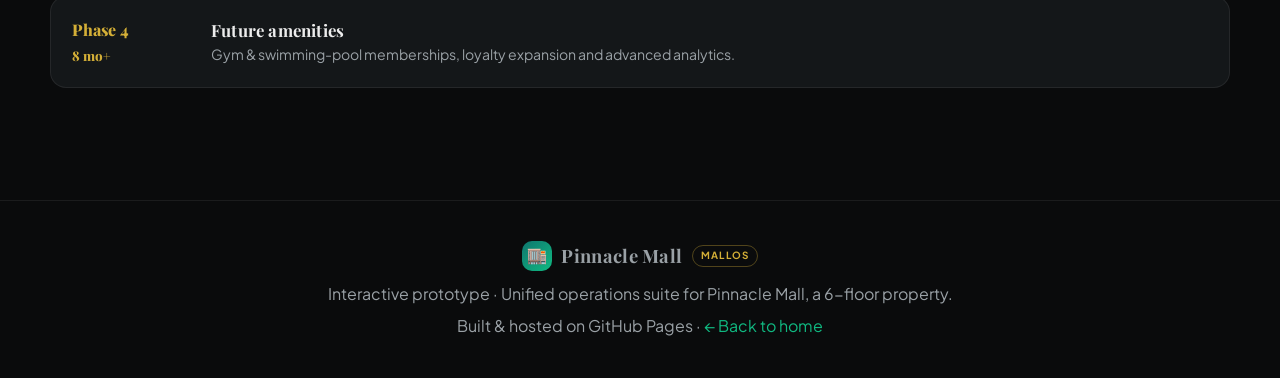
<file: prototype.html>
<!DOCTYPE html>
<html lang="en">
<head>
<meta charset="UTF-8" />
<meta name="viewport" content="width=device-width, initial-scale=1.0" />
<title>Pinnacle Mall · MallOS — Unified Operations Suite | Prototype Showcase</title>
<meta name="description" content="Interactive app prototype for Pinnacle Mall, a 6-floor mall: hotel booking, food ordering & delivery, captain KDS, inventory, GST billing, CRM, QR & AI-powered self-ordering." />
<link rel="preconnect" href="https://fonts.googleapis.com" />
<link rel="preconnect" href="https://fonts.gstatic.com" crossorigin />
<link href="https://fonts.googleapis.com/css2?family=Playfair+Display:wght@600;700;800&family=Plus+Jakarta+Sans:wght@400;500;600;700;800&display=swap" rel="stylesheet" />
<link rel="stylesheet" href="app.css" />
</head>
<body>

<!-- NAV -->
<nav class="topnav">
  <div class="container">
    <div class="logo"><span class="dot">🏬</span> Pinnacle Mall <span class="logo-sub">MallOS</span></div>
    <button class="navtoggle" id="navToggle" aria-label="Menu" aria-expanded="false">☰</button>
    <ul id="navMenu">
      <li><a href="#overview">Overview</a></li>
      <li><a href="#floors">Floors</a></li>
      <li><a href="#prototype">Prototype</a></li>
      <li><a href="#modules">Modules</a></li>
      <li><a href="#roadmap">Roadmap</a></li>
    </ul>
    <a href="#prototype" class="btn navcta">Launch Demo</a>
  </div>
</nav>

<!-- HERO -->
<header class="hero container" id="overview">
  <span class="badge">⚡ Interactive Prototype · Pinnacle Mall · One Platform</span>
  <h1>One operating system for <span class="grad">Pinnacle Mall</span><br/>hotel · dining · entertainment · retail</h1>
  <p class="lead">MallOS unifies hotel bookings, food ordering & delivery, captain ordering with kitchen displays, real-time inventory, GST billing, Tally accounting and an AI-powered customer experience — all in one connected suite.</p>
  <div class="hero-cta">
    <a href="#prototype" class="btn">▶ Try the live prototype</a>
    <a href="#modules" class="btn ghost">Explore modules</a>
  </div>
  <div class="stats">
    <div class="stat"><b>6</b><span>Floors managed</span></div>
    <div class="stat"><b>24</b><span>Hotel rooms</span></div>
    <div class="stat"><b>5+</b><span>Dining outlets</span></div>
    <div class="stat"><b>12</b><span>Core modules</span></div>
  </div>
</header>

<!-- FLOORS -->
<section class="section container" id="floors">
  <span class="eyebrow">Property Map</span>
  <h2>Every floor, digitally connected</h2>
  <p class="sub">The platform models the real building — each zone runs the modules it needs while sharing one customer database and one billing engine.</p>
  <div class="floors">
    <div class="floor soon"><div class="lvl">RT</div><div><h4>Rooftop · Dining 🍽️</h4><p>Rooftop restaurant + 4–5 specialty outlets</p></div><span class="tag">QR · Self-order · KDS</span></div>
    <div class="floor"><div class="lvl">5F</div><div><h4>Hospitality 🥂</h4><p>Large bar · banquet halls</p></div><span class="tag">Banquets · Bar POS</span></div>
    <div class="floor"><div class="lvl">4F</div><div><h4>Hospitality 🛎️</h4><p>24 hotel rooms · banquet halls</p></div><span class="tag">Booking · Housekeeping</span></div>
    <div class="floor"><div class="lvl">3F</div><div><h4>Entertainment 🎬</h4><p>Cinema hall · cafeteria · disco bar</p></div><span class="tag">Cinema booking · Cross-sell</span></div>
    <div class="floor"><div class="lvl">2F</div><div><h4>Retail 🛍️</h4><p>Branded showrooms (leased)</p></div><span class="tag">Outlet tax slabs</span></div>
    <div class="floor"><div class="lvl">1F</div><div><h4>Retail 🛍️</h4><p>Branded showrooms (leased)</p></div><span class="tag">Outlet tax slabs</span></div>
    <div class="floor"><div class="lvl">GF</div><div><h4>Retail 🛍️</h4><p>Branded showrooms (leased)</p></div><span class="tag">Footfall analytics</span></div>
    <div class="floor soon"><div class="lvl">＋</div><div><h4>Future Expansion 🏋️</h4><p>Gym &amp; swimming pool — membership ready</p></div><span class="tag">Coming soon</span></div>
  </div>
</section>

<!-- PROTOTYPE -->
<section class="section container" id="prototype">
  <span class="eyebrow">Live Prototype</span>
  <h2>Tap through the customer &amp; staff app</h2>
  <p class="sub">A working, clickable demo. Pick a module on the left and interact with the screen — book a room, search the menu with AI, scan-to-order, watch the kitchen display update, and generate a GST bill. Use the ‹ back button on the device to return to the previous screen.</p>

  <div class="proto">
    <div class="proto-side">
      <h3>Module switcher</h3>
      <p>Choose any flow to load it into the device.</p>
      <div class="modtabs" id="modtabs">
        <button class="modtab active" data-v="home"><span class="e">🏠</span> Home dashboard</button>
        <button class="modtab" data-v="hotel"><span class="e">🛎️</span> Hotel room booking</button>
        <button class="modtab" data-v="qr"><span class="e">📱</span> QR table ordering</button>
        <button class="modtab" data-v="ai"><span class="e">🤖</span> AI menu search</button>
        <button class="modtab" data-v="self"><span class="e">🛒</span> Self-order + live stock</button>
        <button class="modtab" data-v="kds"><span class="e">👨‍🍳</span> Captain → Kitchen (KDS)</button>
        <button class="modtab" data-v="bill"><span class="e">🧾</span> GST billing</button>
        <button class="modtab" data-v="crm"><span class="e">🎁</span> CRM &amp; cross-promo</button>
        <button class="modtab" data-v="inv"><span class="e">📦</span> Inventory</button>
      </div>
    </div>

    <!-- DEVICE -->
    <div class="phone">
      <div class="notch"></div>
      <div class="screen">
        <div class="sbar"><span>9:41</span><span>5G · 100% 🔋</span></div>
        <div class="appbar">
          <button class="backbtn" id="backBtn" aria-label="Back" hidden>‹</button>
          <div class="t" id="appTitle">MallOS</div>
          <div class="av"></div>
        </div>
        <div class="scrollarea">

          <!-- HOME -->
          <div class="view active" data-view="home">
            <div class="pcard" style="background:linear-gradient(135deg,rgba(16,185,129,.22),rgba(212,175,55,.12))">
              <h5>Welcome to Pinnacle Mall 👋 <span class="pill">Prime</span></h5>
              <small>Pinnacle Mall · 6 floors at your fingertips</small>
            </div>
            <div class="sectiontitle">Quick actions</div>
            <div class="roomgrid" style="grid-template-columns:repeat(3,1fr)">
              <div class="pcard" style="text-align:center;cursor:pointer" data-go="hotel"><div style="font-size:1.5rem">🛎️</div><small>Book room</small></div>
              <div class="pcard" style="text-align:center;cursor:pointer" data-go="qr"><div style="font-size:1.5rem">📱</div><small>Order food</small></div>
              <div class="pcard" style="text-align:center;cursor:pointer" data-go="ai"><div style="font-size:1.5rem">🤖</div><small>AI search</small></div>
              <div class="pcard" style="text-align:center;cursor:pointer" data-go="crm"><div style="font-size:1.5rem">🎁</div><small>Offers</small></div>
              <div class="pcard" style="text-align:center;cursor:pointer" data-go="bill"><div style="font-size:1.5rem">🧾</div><small>My bill</small></div>
              <div class="pcard" style="text-align:center;cursor:pointer" data-go="self"><div style="font-size:1.5rem">🛒</div><small>Self order</small></div>
            </div>
            <div class="sectiontitle">Happening today</div>
            <div class="pcard"><div class="row"><span>🎬 Cinema: 7:30 PM show</span><span class="pill">-20%</span></div><small>Hotel-guest discount applied automatically</small></div>
            <div class="pcard"><div class="row"><span>🎉 New Year Gala — Rooftop</span><span class="pill warn">Few seats</span></div><small>Tap to reserve a banquet table</small></div>
          </div>

          <!-- HOTEL -->
          <div class="view" data-view="hotel">
            <div class="sectiontitle">Online room booking · 24 rooms</div>
            <div class="row" style="gap:.5rem">
              <input class="input" id="hCheckin" type="date" />
              <input class="input" id="hNights" type="number" min="1" value="2" title="Nights" />
            </div>
            <div class="sectiontitle">Select a room (green = free)</div>
            <div class="roomgrid" id="roomGrid"></div>
            <div class="pcard" style="margin-top:.6rem">
              <div class="gstline"><span>Room <b id="hRoomNo">—</b> · <span id="hNightsLbl">2</span> nights</span><span id="hRate">₹0</span></div>
              <div class="gstline"><span>GST (12%)</span><span id="hGst">₹0</span></div>
              <div class="gstline total"><span>Total</span><span id="hTotal">₹0</span></div>
              <button class="mini-btn" id="hBook" style="width:100%;margin-top:.6rem" disabled>Confirm &amp; pay</button>
            </div>
          </div>

          <!-- QR -->
          <div class="view" data-view="qr">
            <div class="sectiontitle">Scan to order — Table 12, Rooftop</div>
            <div class="qrbox" id="qrbox"></div>
            <p style="text-align:center;color:var(--muted);font-size:.82rem">No menu cards needed. Scan the table-top QR to open the live menu.</p>
            <button class="mini-btn" id="qrScan" style="width:100%">Simulate scan ➜ open menu</button>
          </div>

          <!-- AI -->
          <div class="view" data-view="ai">
            <div class="sectiontitle">🤖 AI menu search</div>
            <input class="input" id="aiInput" placeholder="Try: spicy veg, something light, paneer…" />
            <div class="chips" style="margin:.6rem 0">
              <span class="chip" data-q="spicy">spicy</span>
              <span class="chip" data-q="veg">veg</span>
              <span class="chip" data-q="dessert">dessert</span>
              <span class="chip" data-q="under 300">under 300</span>
              <span class="chip" data-q="paneer">paneer</span>
            </div>
            <div id="aiResults"></div>
          </div>

          <!-- SELF ORDER -->
          <div class="view" data-view="self">
            <div class="sectiontitle">Automated self-ordering · live stock</div>
            <div id="menuList"></div>
            <div class="pcard" style="position:sticky;bottom:0">
              <div class="row"><span>Cart: <b id="cartCount">0</b> items</span><span class="bignum" id="cartTotal">₹0</span></div>
              <button class="mini-btn" id="placeOrder" style="width:100%;margin-top:.5rem" disabled>Place order</button>
            </div>
          </div>

          <!-- KDS -->
          <div class="view" data-view="kds">
            <div class="sectiontitle">Captain order ➜ Kitchen Display</div>
            <div class="pcard">
              <div class="row"><span>Table 12 · Captain Ravi</span><button class="mini-btn" id="punch">Punch order</button></div>
              <small>Tap to send a captain order to the kitchen screen</small>
            </div>
            <div class="sectiontitle">Kitchen Display System</div>
            <div id="kdsList"></div>
          </div>

          <!-- BILL -->
          <div class="view" data-view="bill">
            <div class="sectiontitle">Automated invoice · auto-GST</div>
            <div class="pcard">
              <div class="tablerow"><span>Paneer Tikka ×1</span><span>₹280</span></div>
              <div class="tablerow"><span>Veg Biryani ×1</span><span>₹240</span></div>
              <div class="tablerow"><span>Cold Coffee ×2</span><span>₹240</span></div>
              <div class="gstline" style="margin-top:.5rem"><span>Subtotal</span><span>₹760</span></div>
              <div class="gstline"><span>CGST 2.5%</span><span>₹19.00</span></div>
              <div class="gstline"><span>SGST 2.5%</span><span>₹19.00</span></div>
              <div class="gstline total"><span>Grand total</span><span>₹798.00</span></div>
              <div class="flexbtns" style="margin-top:.6rem">
                <button class="mini-btn" id="payBtn" style="flex:1">Pay now</button>
                <button class="mini-btn sec" id="tallyBtn" style="flex:1">Post to Tally</button>
              </div>
              <small style="display:block;margin-top:.5rem">GST E-invoice + Tally export generated automatically.</small>
            </div>
          </div>

          <!-- CRM -->
          <div class="view" data-view="crm">
            <div class="sectiontitle">Customer 360 &amp; cross-promotions</div>
            <div class="pcard">
              <h5>Aarav Mehta <span class="pill">VIP · 14 visits</span></h5>
              <small>🎂 Birthday: 25 Mar · 💍 Anniversary: 12 Nov</small>
            </div>
            <div class="sectiontitle">System-suggested cross-sells</div>
            <div class="pcard"><div class="row"><span>🛏️ Hotel guest → 🎬 Cinema</span><span class="pill">-20%</span></div></div>
            <div class="pcard"><div class="row"><span>🍽️ Diner → 🥂 Disco bar entry</span><span class="pill">Free</span></div></div>
            <div class="sectiontitle">Campaigns &amp; coupons</div>
            <div class="pcard"><div class="row"><span>🎄 Christmas offer blast</span><button class="mini-btn" id="sendCampaign">Send</button></div></div>
            <div class="pcard"><div class="row"><span>🎟️ Generate coupon</span><button class="mini-btn sec" id="genCoupon">Create</button></div><small id="couponOut" style="color:var(--accent3)"></small></div>
          </div>

          <!-- INVENTORY -->
          <div class="view" data-view="inv">
            <div class="sectiontitle">Real-time kitchen &amp; dept inventory</div>
            <div class="pcard"><div class="row"><span>Paneer</span><span id="invPaneerTxt">8.0 kg</span></div><div class="bar"><i id="invPaneer" style="width:80%"></i></div></div>
            <div class="pcard"><div class="row"><span>Basmati rice</span><span>22.0 kg</span></div><div class="bar"><i style="width:90%"></i></div></div>
            <div class="pcard"><div class="row"><span>Coffee beans</span><span class="pill warn">Low · 1.2 kg</span></div><div class="bar"><i style="width:18%"></i></div></div>
            <div class="pcard"><div class="row"><span>Soft drinks</span><span class="pill off">Out</span></div><div class="bar"><i style="width:4%"></i></div></div>
            <small>Stock auto-deducts on every confirmed order. Low items trigger purchase alerts.</small>
          </div>

        </div>
        <div class="toast" id="toast"></div>
      </div>
    </div>
  </div>
</section>

<!-- MODULES -->
<section class="section container" id="modules">
  <span class="eyebrow">Capabilities</span>
  <h2>Everything the brief asks for</h2>
  <p class="sub">Mapped directly from the project requirements — operations, CRM/marketing and the AI experience layer.</p>
  <div class="grid">
    <div class="fcard"><div class="ic">🛎️</div><h4>Hotel Management</h4><p>Online booking engine for all 24 rooms with live availability, self check-in and housekeeping dashboard.</p></div>
    <div class="fcard"><div class="ic">🍔</div><h4>Food Ordering &amp; Delivery</h4><p>Dedicated ordering for prime customers plus Zomato &amp; third-party aggregator integration.</p></div>
    <div class="fcard"><div class="ic">📲</div><h4>Captain Order System</h4><p>Tablet ordering with table QR; orders flow straight to kitchen display screens (KDS).</p></div>
    <div class="fcard"><div class="ic">📦</div><h4>Inventory Management</h4><p>Real-time kitchen stock and department-wise inventory, usage, wastage &amp; auto-purchase alerts.</p></div>
    <div class="fcard"><div class="ic">🧾</div><h4>Billing &amp; GST</h4><p>Automated invoicing with auto GST calculation, split invoices and GST e-invoicing.</p></div>
    <div class="fcard"><div class="ic">📊</div><h4>Tally Accounting</h4><p>Seamless import of sales, purchase and stock into Tally with verify-only posting.</p></div>
    <div class="fcard"><div class="ic">🎉</div><h4>Event Offers</h4><p>Manage New Year, Christmas &amp; festival campaigns with targeted offers.</p></div>
    <div class="fcard"><div class="ic">🎟️</div><h4>Coupon Sales</h4><p>Generate and manually sell promotional coupons with redemption tracking.</p></div>
    <div class="fcard"><div class="ic">🎂</div><h4>Customer Reminders</h4><p>Automated WhatsApp/SMS/email for birthdays, anniversaries &amp; special dates.</p></div>
    <div class="fcard"><div class="ic">🗂️</div><h4>Customer Database</h4><p>Centralized 360° profile tracking past visits, spend and preferences.</p></div>
    <div class="fcard"><div class="ic">🔀</div><h4>Cross-Promotions</h4><p>System suggests cross-sells — e.g. a cinema discount pushed to a hotel guest.</p></div>
    <div class="fcard"><div class="ic">🤖</div><h4>AI Experience</h4><p>QR ordering, AI dish search and fully automated self-ordering with live stock &amp; pricing.</p></div>
  </div>
</section>

<!-- ARCHITECTURE -->
<section class="section container">
  <span class="eyebrow">How it fits together</span>
  <h2>Connected architecture</h2>
  <p class="sub">One customer identity and one data core power every touchpoint, from guest phone to kitchen line to the finance desk.</p>
  <div class="arch">
    <div class="node"><div class="e">📱</div><b>Guest Apps</b><span>QR · self-order · booking</span></div>
    <div class="node"><div class="e">🖥️</div><b>Staff &amp; Captain</b><span>Tablets · KDS · POS</span></div>
    <div class="node"><div class="e">🧠</div><b>MallOS Core</b><span>Orders · CRM · stock</span></div>
    <div class="node"><div class="e">🔌</div><b>Integrations</b><span>Zomato · WhatsApp · Pine Labs</span></div>
    <div class="node"><div class="e">📚</div><b>Tally &amp; GST</b><span>Auto invoicing &amp; books</span></div>
  </div>
</section>

<!-- ROADMAP -->
<section class="section container" id="roadmap">
  <span class="eyebrow">Delivery plan</span>
  <h2>Phased rollout</h2>
  <p class="sub">A pragmatic sequence — get revenue-critical operations live first, then layer on the AI experience and future amenities.</p>
  <div class="timeline">
    <div class="phase"><div class="p">Phase 1<br/><small>0–3 mo</small></div><div><h4>Core operations</h4><p>Hotel booking, F&amp;B billing with GST, captain orders + KDS, inventory and Tally integration.</p></div></div>
    <div class="phase"><div class="p">Phase 2<br/><small>3–5 mo</small></div><div><h4>CRM &amp; marketing</h4><p>Customer database, reminders, event offers, coupons and cross-promotions across floors.</p></div></div>
    <div class="phase"><div class="p">Phase 3<br/><small>5–8 mo</small></div><div><h4>AI customer experience</h4><p>QR table ordering, AI menu search and fully automated self-ordering with live stock checks.</p></div></div>
    <div class="phase"><div class="p">Phase 4<br/><small>8 mo+</small></div><div><h4>Future amenities</h4><p>Gym &amp; swimming-pool memberships, loyalty expansion and advanced analytics.</p></div></div>
  </div>
</section>

<footer>
  <div class="container">
    <div class="logo" style="justify-content:center;margin-bottom:.6rem"><span class="dot">🏬</span> Pinnacle Mall <span class="logo-sub">MallOS</span></div>
    <p>Interactive prototype · Unified operations suite for Pinnacle Mall, a 6-floor property.</p>
    <p style="margin-top:.4rem">Built &amp; hosted on GitHub Pages · <a href="index.html">← Back to home</a></p>
  </div>
</footer>

<script src="app.js"></script>
</body>
</html>
</file>
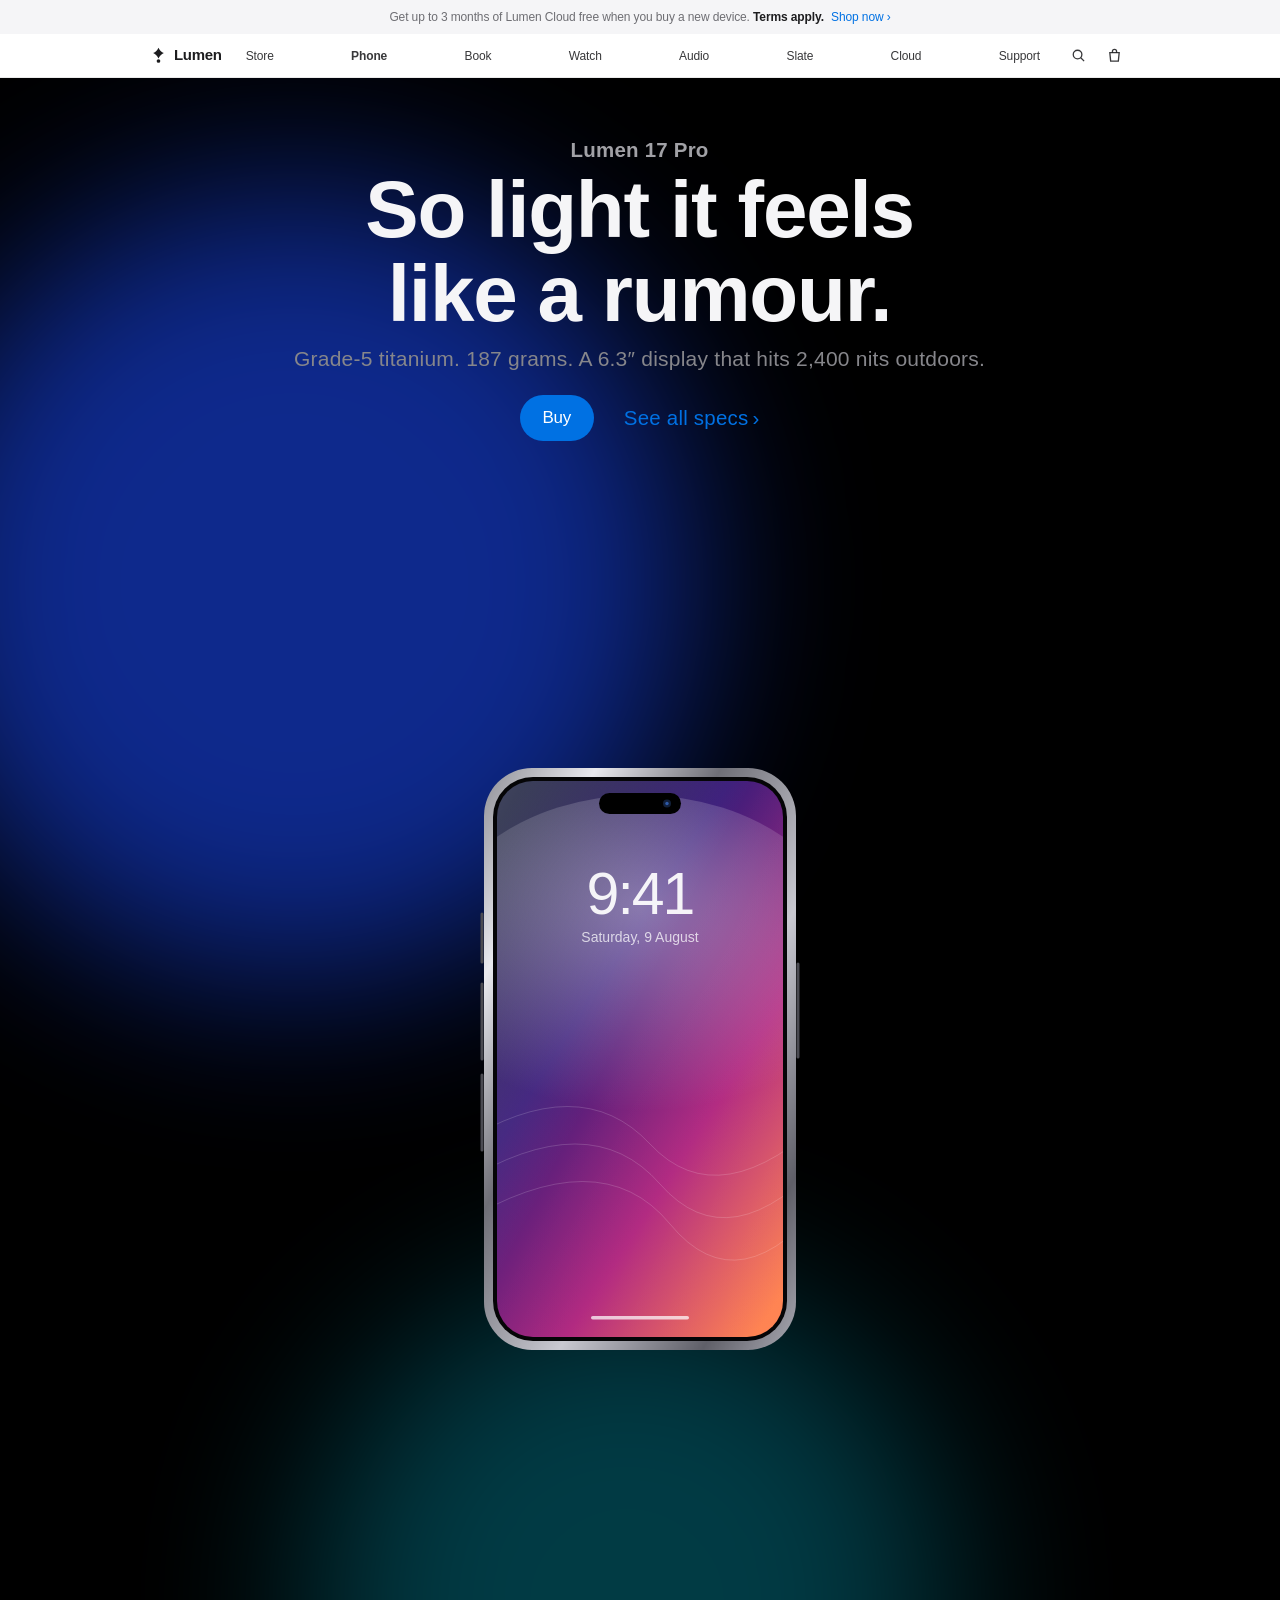
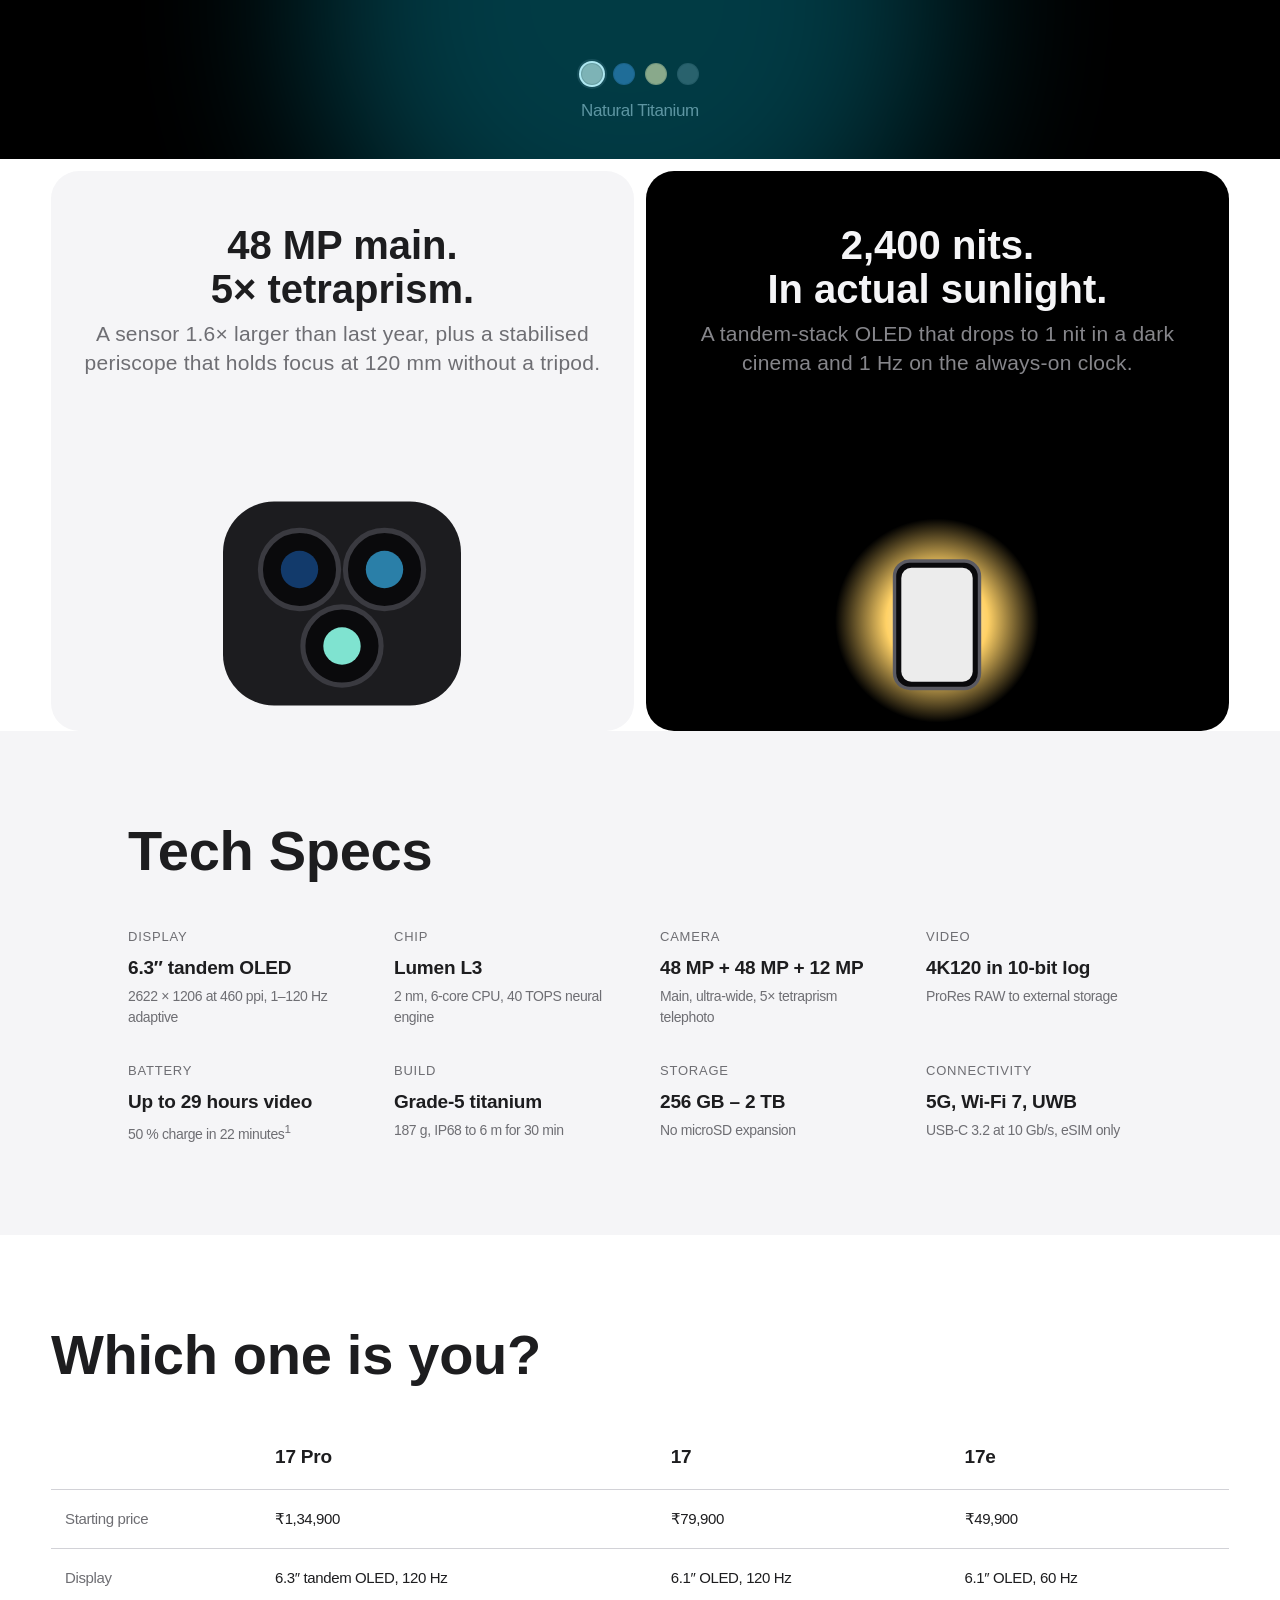
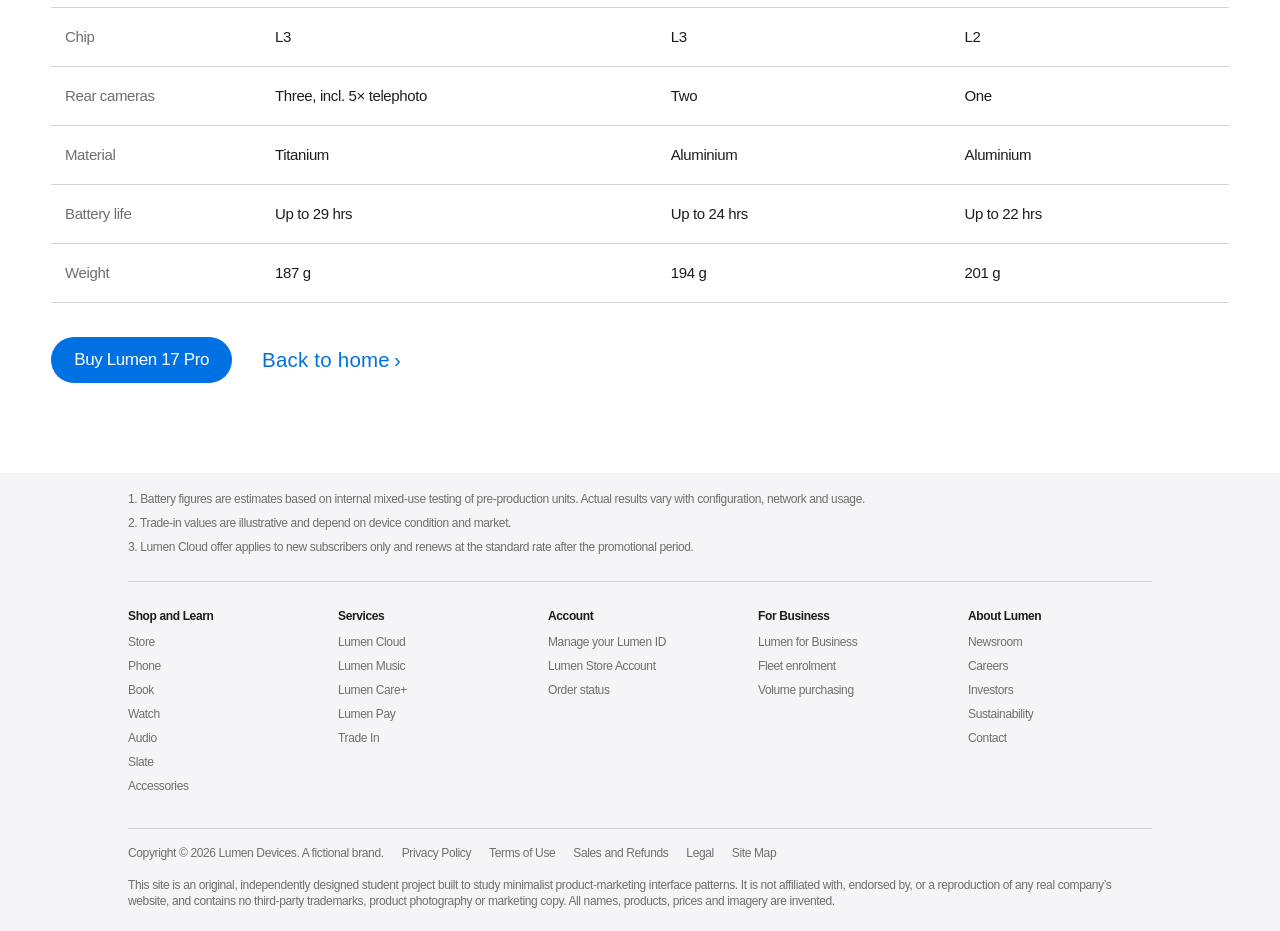
<file: lumen/phone.html>
<!DOCTYPE html>
<html lang="en">
<head>
<meta charset="utf-8">
<meta name="viewport" content="width=device-width, initial-scale=1, viewport-fit=cover">
<meta name="theme-color" content="#f5f5f7">
<title>Lumen 17 Pro — Lumen</title>
<meta name="description" content="Titanium build, L3 chip, 5× tetraprism camera and up to 29 hours of video playback.">
<meta property="og:title" content="Lumen 17 Pro — Lumen">
<meta property="og:description" content="Titanium build, L3 chip, 5× tetraprism camera and up to 29 hours of video playback.">
<meta property="og:type" content="website">
<link rel="icon" href="assets/logo.svg" type="image/svg+xml">
<link rel="stylesheet" href="styles.css">
</head>
<body>
<a class="skip" href="#main">Skip to content</a>
  <div class="promo">
    Get up to 3 months of Lumen Cloud free when you buy a new device.
    <strong>Terms apply.</strong> <a href="store.html">Shop now &#8250;</a>
  </div>

  <header class="nav" id="nav">
    <nav class="nav__inner" aria-label="Global">
      <button class="nav__burger" type="button" aria-expanded="false" aria-controls="drawer" aria-label="Menu"><svg viewBox="0 0 18 18" fill="none" stroke="currentColor" stroke-width="1.4" aria-hidden="true"><path d="M2 6h14M2 12h14"/></svg></button>
      <a class="nav__mark" href="index.html" aria-label="Lumen home"><svg viewBox="0 0 48 48" aria-hidden="true"><path fill="currentColor" d="M24 2c3.1 6.9 8.2 12 15.1 15.1C32.2 20.2 27.1 25.3 24 32.2 20.9 25.3 15.8 20.2 8.9 17.1 15.8 14 20.9 8.9 24 2Z"/><circle cx="24" cy="39.5" r="5.2" fill="currentColor"/></svg><span>Lumen</span></a>
      <ul class="nav__list">
        <li><a class="nav__link" href="store.html">Store</a></li><li><a class="nav__link" href="phone.html" aria-current="page">Phone</a></li><li><a class="nav__link" href="index.html#book">Book</a></li><li><a class="nav__link" href="index.html#watch">Watch</a></li><li><a class="nav__link" href="index.html#audio">Audio</a></li><li><a class="nav__link" href="index.html#slate">Slate</a></li><li><a class="nav__link" href="index.html#cloud">Cloud</a></li><li><a class="nav__link" href="index.html#support">Support</a></li>
      </ul>
      <div class="nav__icons">
        <button class="nav__icon" type="button" aria-label="Search"><svg viewBox="0 0 16 16" fill="none" stroke="currentColor" stroke-width="1.4" aria-hidden="true"><circle cx="7" cy="7" r="4.6"/><path d="M10.4 10.4 14 14"/></svg></button>
        <button class="nav__icon" type="button" aria-label="Bag"><svg viewBox="0 0 16 16" fill="none" stroke="currentColor" stroke-width="1.4" aria-hidden="true"><path d="M3 5h10l-.9 9H3.9L3 5Z"/><path d="M5.8 5V3.6a2.2 2.2 0 0 1 4.4 0V5"/></svg></button>
      </div>
    </nav>
  </header>

  <div class="drawer" id="drawer" data-open="false">
    <ul>
      <li><a href="store.html">Store</a></li>
      <li><a href="phone.html">Phone</a></li>
      <li><a href="index.html#book">Book</a></li>
      <li><a href="index.html#watch">Watch</a></li>
      <li><a href="index.html#audio">Audio</a></li>
      <li><a href="index.html#slate">Slate</a></li>
      <li><a href="index.html#cloud">Cloud</a></li>
      <li><a href="index.html#support">Support</a></li>
    </ul>
  </div>

<main id="main">

  <section class="chapter chapter--dark chapter--tall on-dark">
    <span class="glow glow--a"></span>
    <span class="glow glow--c"></span>
    <div class="chapter__copy" data-reveal>
      <p class="eyebrow">Lumen 17 Pro</p>
      <h1 class="h-hero">So light it feels<br>like a rumour.</h1>
      <p class="sub">Grade&#8209;5 titanium. 187&#160;grams. A 6.3&#8243; display that hits 2,400&#160;nits outdoors.</p>
      <div class="cta-row">
        <a class="btn" href="store.html">Buy</a>
        <a class="link-arrow" href="#specs">See all specs</a>
      </div>
    </div>
    <div class="chapter__stage" data-reveal>
      <img src="assets/phone.svg" alt="Lumen 17 Pro" data-tintable
           style="max-width:min(320px,60vw)" width="640" height="1180">
    </div>
    <div class="swatches" data-swatches>
      <button class="swatch" type="button" aria-pressed="true"  aria-label="Natural Titanium" data-filter="none" style="background:#b7b2a8"></button>
      <button class="swatch" type="button" aria-pressed="false" aria-label="Deep Blue"        data-filter="hue-rotate(-30deg) saturate(1.5)" style="background:#2c4a7c"></button>
      <button class="swatch" type="button" aria-pressed="false" aria-label="Desert Gold"      data-filter="sepia(.5) saturate(1.6) hue-rotate(-18deg)" style="background:#c9a468"></button>
      <button class="swatch" type="button" aria-pressed="false" aria-label="Graphite"         data-filter="grayscale(1) brightness(.85)" style="background:#3a3a3d"></button>
    </div>
    <p class="price on-dark" data-colour-label style="margin-bottom:36px">Natural Titanium</p>
  </section>

  <section class="grid" aria-label="Camera and display">
    <article class="tile" data-reveal>
      <div class="tile__copy">
        <h2 class="h-tile">48&#160;MP main.<br>5&#215; tetraprism.</h2>
        <p class="sub">A sensor 1.6&#215; larger than last year, plus a stabilised periscope that
        holds focus at 120&#160;mm without a tripod.</p>
      </div>
      <div class="tile__art" aria-hidden="true">
        <svg viewBox="0 0 400 300" style="max-width:340px;margin:0 auto">
          <rect x="60" y="30" width="280" height="240" rx="60" fill="#1c1c1f"/>
          <circle cx="150" cy="110" r="46" fill="#0a0a0c" stroke="#3a3a40" stroke-width="6"/>
          <circle cx="150" cy="110" r="22" fill="#123a6b"/>
          <circle cx="250" cy="110" r="46" fill="#0a0a0c" stroke="#3a3a40" stroke-width="6"/>
          <circle cx="250" cy="110" r="22" fill="#2a7fa8"/>
          <circle cx="200" cy="200" r="46" fill="#0a0a0c" stroke="#3a3a40" stroke-width="6"/>
          <circle cx="200" cy="200" r="22" fill="#7fe3d0"/>
        </svg>
      </div>
    </article>

    <article class="tile tile--dark on-dark" data-reveal>
      <div class="tile__copy">
        <h2 class="h-tile">2,400 nits.<br>In actual sunlight.</h2>
        <p class="sub">A tandem&#8209;stack OLED that drops to 1&#160;nit in a dark cinema and
        1&#160;Hz on the always&#8209;on clock.</p>
      </div>
      <div class="tile__art" aria-hidden="true">
        <svg viewBox="0 0 400 260" style="max-width:340px;margin:0 auto">
          <defs><radialGradient id="sun" cx=".5" cy=".5" r=".5">
            <stop offset="0" stop-color="#fff"/><stop offset=".5" stop-color="#ffd166"/><stop offset="1" stop-color="#ffd166" stop-opacity="0"/>
          </radialGradient></defs>
          <circle cx="200" cy="130" r="120" fill="url(#sun)"/>
          <rect x="150" y="60" width="100" height="150" rx="18" fill="#0a0a0c" stroke="#5a5a62" stroke-width="4"/>
          <rect x="158" y="68" width="84" height="134" rx="12" fill="#fff" opacity=".92"/>
        </svg>
      </div>
    </article>
  </section>

  <section class="specs" id="specs">
    <div class="specs__inner">
      <h2 class="h-section" data-reveal>Tech Specs</h2>
      <div class="specs__grid">
        <div data-reveal><p class="spec__k">Display</p><p class="spec__v">6.3&#8243; tandem OLED</p><p class="spec__n">2622 &#215; 1206 at 460&#160;ppi, 1&#8211;120&#160;Hz adaptive</p></div>
        <div data-reveal><p class="spec__k">Chip</p><p class="spec__v">Lumen L3</p><p class="spec__n">2&#160;nm, 6&#8209;core CPU, 40 TOPS neural engine</p></div>
        <div data-reveal><p class="spec__k">Camera</p><p class="spec__v">48&#160;MP + 48&#160;MP + 12&#160;MP</p><p class="spec__n">Main, ultra&#8209;wide, 5&#215; tetraprism telephoto</p></div>
        <div data-reveal><p class="spec__k">Video</p><p class="spec__v">4K120 in 10&#8209;bit log</p><p class="spec__n">ProRes RAW to external storage</p></div>
        <div data-reveal><p class="spec__k">Battery</p><p class="spec__v">Up to 29 hours video</p><p class="spec__n">50&#160;% charge in 22 minutes<sup>1</sup></p></div>
        <div data-reveal><p class="spec__k">Build</p><p class="spec__v">Grade&#8209;5 titanium</p><p class="spec__n">187&#160;g, IP68 to 6&#160;m for 30 min</p></div>
        <div data-reveal><p class="spec__k">Storage</p><p class="spec__v">256&#160;GB &#8211; 2&#160;TB</p><p class="spec__n">No microSD expansion</p></div>
        <div data-reveal><p class="spec__k">Connectivity</p><p class="spec__v">5G, Wi&#8209;Fi 7, UWB</p><p class="spec__n">USB&#8209;C 3.2 at 10&#160;Gb/s, eSIM only</p></div>
      </div>
    </div>
  </section>

  <section class="compare">
    <div class="compare__inner">
      <h2 class="h-section" data-reveal>Which one is you?</h2>
      <div style="overflow-x:auto" data-reveal>
      <table class="compare__table">
        <thead>
          <tr><th scope="col"><span class="sr-only">Feature</span></th>
              <th scope="col">17 Pro</th><th scope="col">17</th><th scope="col">17e</th></tr>
        </thead>
        <tbody>
          <tr><th scope="row">Starting price</th><td>&#8377;1,34,900</td><td>&#8377;79,900</td><td>&#8377;49,900</td></tr>
          <tr><th scope="row">Display</th><td>6.3&#8243; tandem OLED, 120&#160;Hz</td><td>6.1&#8243; OLED, 120&#160;Hz</td><td>6.1&#8243; OLED, 60&#160;Hz</td></tr>
          <tr><th scope="row">Chip</th><td>L3</td><td>L3</td><td>L2</td></tr>
          <tr><th scope="row">Rear cameras</th><td>Three, incl. 5&#215; telephoto</td><td>Two</td><td>One</td></tr>
          <tr><th scope="row">Material</th><td>Titanium</td><td>Aluminium</td><td>Aluminium</td></tr>
          <tr><th scope="row">Battery life</th><td>Up to 29 hrs</td><td>Up to 24 hrs</td><td>Up to 22 hrs</td></tr>
          <tr><th scope="row">Weight</th><td>187&#160;g</td><td>194&#160;g</td><td>201&#160;g</td></tr>
        </tbody>
      </table>
      </div>
      <div class="cta-row" style="justify-content:flex-start;margin-top:34px">
        <a class="btn" href="store.html">Buy Lumen 17 Pro</a>
        <a class="link-arrow" href="index.html">Back to home</a>
      </div>
    </div>
  </section>

</main>
  <footer class="foot">
    <div class="foot__inner">
      <div class="foot__note">
        <p>1. Battery figures are estimates based on internal mixed-use testing of pre-production units.
           Actual results vary with configuration, network and usage.</p>
        <p>2. Trade-in values are illustrative and depend on device condition and market.</p>
        <p>3. Lumen Cloud offer applies to new subscribers only and renews at the standard rate after the promotional period.</p>
      </div>

      <div class="foot__cols">
      <div class="foot__col">
        <details open>
          <summary>Shop and Learn</summary>
          <h3 class="foot__col-desktop">Shop and Learn</h3>
          <ul>
          <li><a href="store.html">Store</a></li>
          <li><a href="store.html">Phone</a></li>
          <li><a href="store.html">Book</a></li>
          <li><a href="store.html">Watch</a></li>
          <li><a href="store.html">Audio</a></li>
          <li><a href="store.html">Slate</a></li>
          <li><a href="store.html">Accessories</a></li>
          </ul>
        </details>
      </div>
      <div class="foot__col">
        <details open>
          <summary>Services</summary>
          <h3 class="foot__col-desktop">Services</h3>
          <ul>
          <li><a href="store.html">Lumen Cloud</a></li>
          <li><a href="store.html">Lumen Music</a></li>
          <li><a href="store.html">Lumen Care+</a></li>
          <li><a href="store.html">Lumen Pay</a></li>
          <li><a href="store.html">Trade In</a></li>
          </ul>
        </details>
      </div>
      <div class="foot__col">
        <details open>
          <summary>Account</summary>
          <h3 class="foot__col-desktop">Account</h3>
          <ul>
          <li><a href="store.html">Manage your Lumen ID</a></li>
          <li><a href="store.html">Lumen Store Account</a></li>
          <li><a href="store.html">Order status</a></li>
          </ul>
        </details>
      </div>
      <div class="foot__col">
        <details open>
          <summary>For Business</summary>
          <h3 class="foot__col-desktop">For Business</h3>
          <ul>
          <li><a href="store.html">Lumen for Business</a></li>
          <li><a href="store.html">Fleet enrolment</a></li>
          <li><a href="store.html">Volume purchasing</a></li>
          </ul>
        </details>
      </div>
      <div class="foot__col">
        <details open>
          <summary>About Lumen</summary>
          <h3 class="foot__col-desktop">About Lumen</h3>
          <ul>
          <li><a href="store.html">Newsroom</a></li>
          <li><a href="store.html">Careers</a></li>
          <li><a href="store.html">Investors</a></li>
          <li><a href="store.html">Sustainability</a></li>
          <li><a href="store.html">Contact</a></li>
          </ul>
        </details>
      </div>
      </div>

      <div class="foot__legal">
        <span>Copyright &#169; <span data-year>2026</span> Lumen Devices. A fictional brand.</span>
        <a href="#privacy">Privacy Policy</a>
        <a href="#terms">Terms of Use</a>
        <a href="#sales">Sales and Refunds</a>
        <a href="#legal">Legal</a>
        <a href="#sitemap">Site Map</a>
      </div>

      <div class="foot__legal">
        <span>This site is an original, independently designed student project built to study
        minimalist product-marketing interface patterns. It is not affiliated with, endorsed by,
        or a reproduction of any real company&#8217;s website, and contains no third-party
        trademarks, product photography or marketing copy. All names, products, prices and
        imagery are invented.</span>
      </div>
    </div>
  </footer>

<script src="app.js" defer></script>
</body>
</html>
</file>
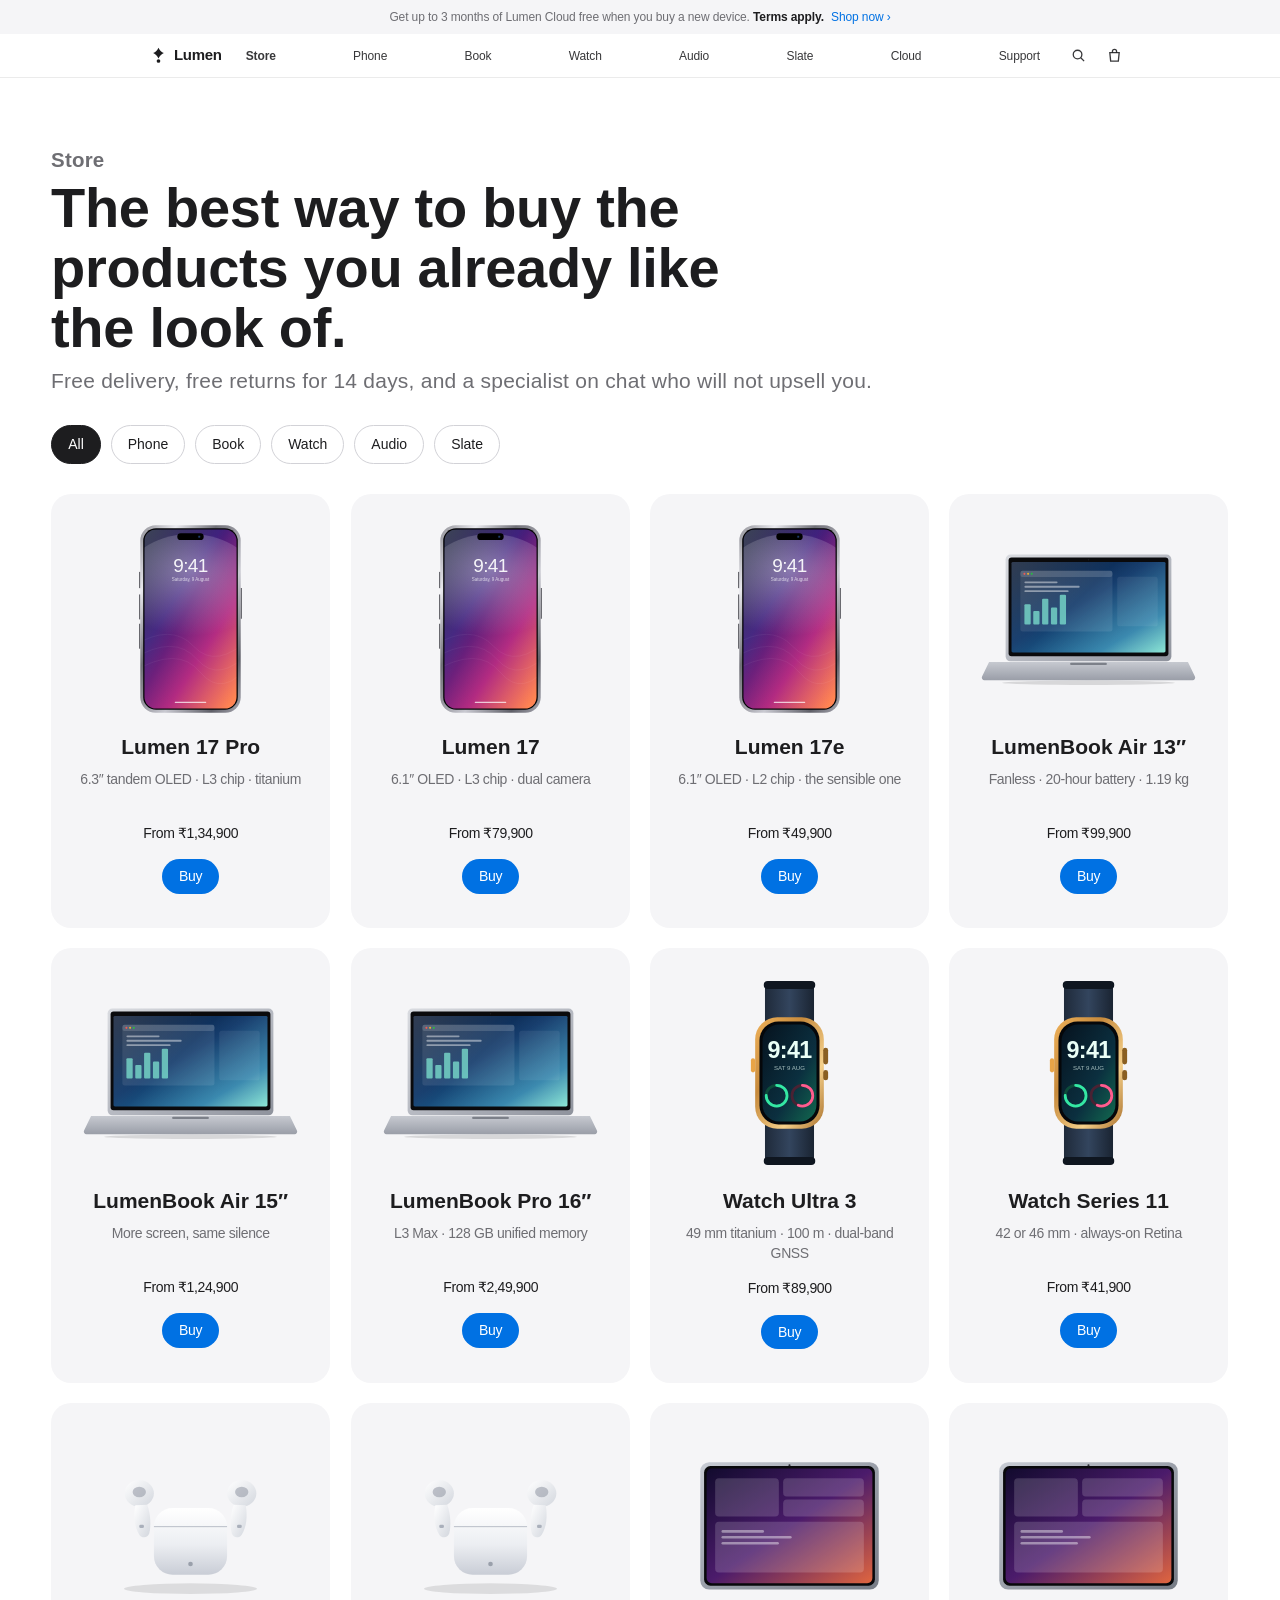
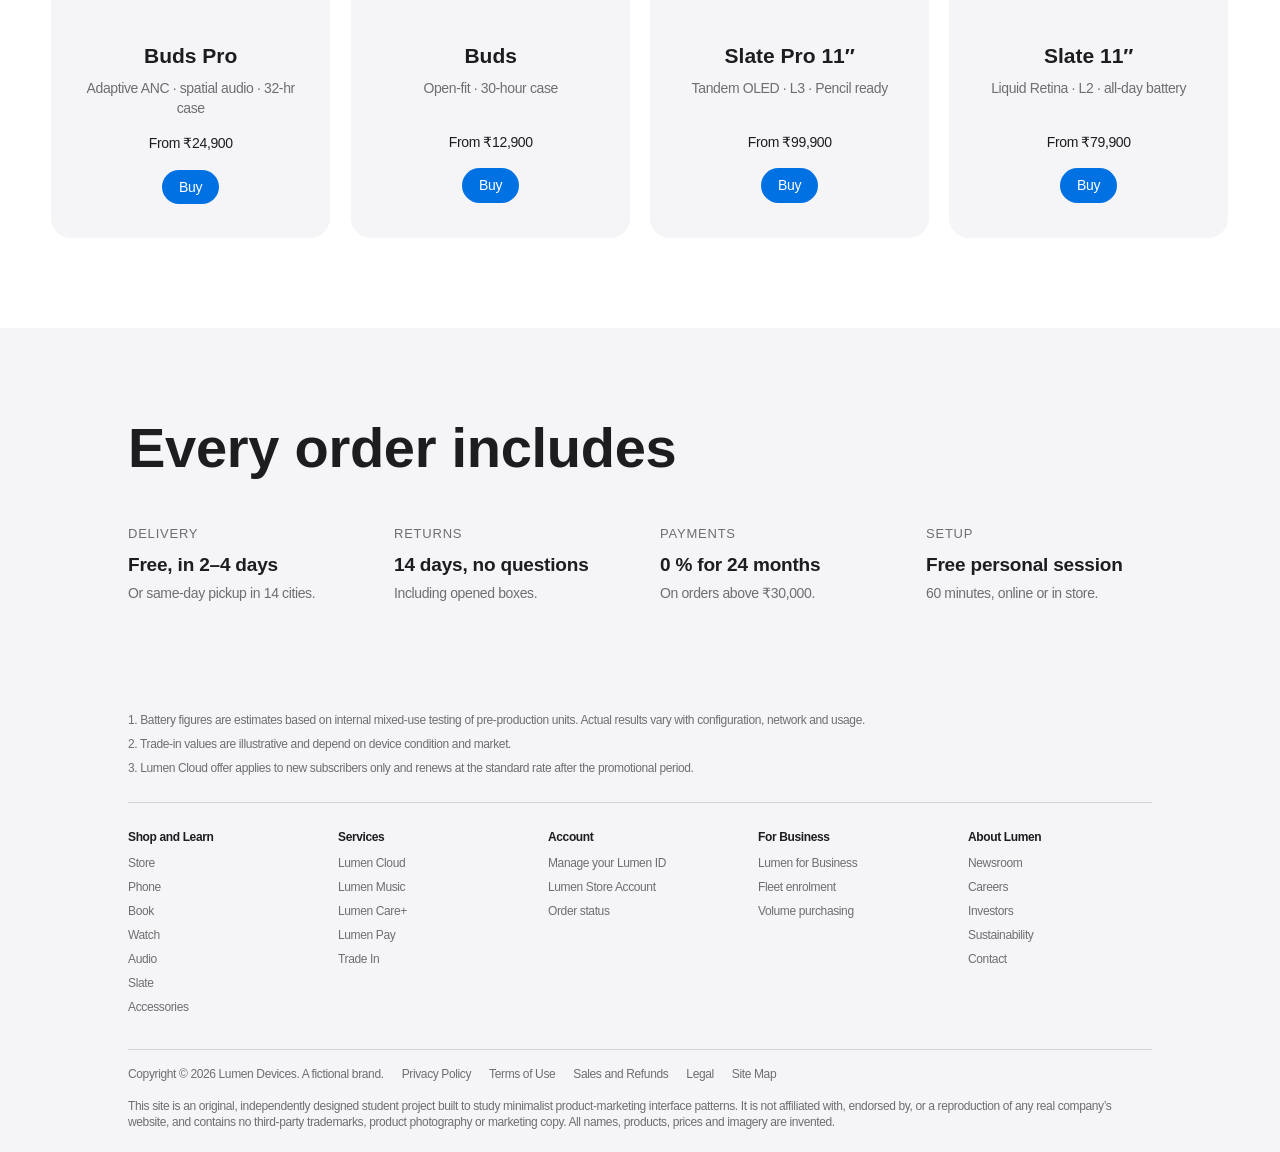
<file: lumen/store.html>
<!DOCTYPE html>
<html lang="en">
<head>
<meta charset="utf-8">
<meta name="viewport" content="width=device-width, initial-scale=1, viewport-fit=cover">
<meta name="theme-color" content="#f5f5f7">
<title>Store — Lumen</title>
<meta name="description" content="Browse the full Lumen line-up: phones, books, watches, audio and slates.">
<meta property="og:title" content="Store — Lumen">
<meta property="og:description" content="Browse the full Lumen line-up: phones, books, watches, audio and slates.">
<meta property="og:type" content="website">
<link rel="icon" href="assets/logo.svg" type="image/svg+xml">
<link rel="stylesheet" href="styles.css">
</head>
<body>
<a class="skip" href="#main">Skip to content</a>
  <div class="promo">
    Get up to 3 months of Lumen Cloud free when you buy a new device.
    <strong>Terms apply.</strong> <a href="store.html">Shop now &#8250;</a>
  </div>

  <header class="nav" id="nav">
    <nav class="nav__inner" aria-label="Global">
      <button class="nav__burger" type="button" aria-expanded="false" aria-controls="drawer" aria-label="Menu"><svg viewBox="0 0 18 18" fill="none" stroke="currentColor" stroke-width="1.4" aria-hidden="true"><path d="M2 6h14M2 12h14"/></svg></button>
      <a class="nav__mark" href="index.html" aria-label="Lumen home"><svg viewBox="0 0 48 48" aria-hidden="true"><path fill="currentColor" d="M24 2c3.1 6.9 8.2 12 15.1 15.1C32.2 20.2 27.1 25.3 24 32.2 20.9 25.3 15.8 20.2 8.9 17.1 15.8 14 20.9 8.9 24 2Z"/><circle cx="24" cy="39.5" r="5.2" fill="currentColor"/></svg><span>Lumen</span></a>
      <ul class="nav__list">
        <li><a class="nav__link" href="store.html" aria-current="page">Store</a></li><li><a class="nav__link" href="phone.html">Phone</a></li><li><a class="nav__link" href="index.html#book">Book</a></li><li><a class="nav__link" href="index.html#watch">Watch</a></li><li><a class="nav__link" href="index.html#audio">Audio</a></li><li><a class="nav__link" href="index.html#slate">Slate</a></li><li><a class="nav__link" href="index.html#cloud">Cloud</a></li><li><a class="nav__link" href="index.html#support">Support</a></li>
      </ul>
      <div class="nav__icons">
        <button class="nav__icon" type="button" aria-label="Search"><svg viewBox="0 0 16 16" fill="none" stroke="currentColor" stroke-width="1.4" aria-hidden="true"><circle cx="7" cy="7" r="4.6"/><path d="M10.4 10.4 14 14"/></svg></button>
        <button class="nav__icon" type="button" aria-label="Bag"><svg viewBox="0 0 16 16" fill="none" stroke="currentColor" stroke-width="1.4" aria-hidden="true"><path d="M3 5h10l-.9 9H3.9L3 5Z"/><path d="M5.8 5V3.6a2.2 2.2 0 0 1 4.4 0V5"/></svg></button>
      </div>
    </nav>
  </header>

  <div class="drawer" id="drawer" data-open="false">
    <ul>
      <li><a href="store.html">Store</a></li>
      <li><a href="phone.html">Phone</a></li>
      <li><a href="index.html#book">Book</a></li>
      <li><a href="index.html#watch">Watch</a></li>
      <li><a href="index.html#audio">Audio</a></li>
      <li><a href="index.html#slate">Slate</a></li>
      <li><a href="index.html#cloud">Cloud</a></li>
      <li><a href="index.html#support">Support</a></li>
    </ul>
  </div>

<main id="main">

  <section class="hero-lite">
    <p class="eyebrow" data-reveal>Store</p>
    <h1 class="h-section" data-reveal>The best way to buy the products you already like the look of.</h1>
    <p class="sub" data-reveal>Free delivery, free returns for 14 days, and a specialist on chat who will not upsell you.</p>
  </section>

  <div class="chips" data-filter-bar>
      <button class="chip" type="button" data-cat="all" aria-pressed="true">All</button>
      <button class="chip" type="button" data-cat="phone" aria-pressed="false">Phone</button>
      <button class="chip" type="button" data-cat="mac" aria-pressed="false">Book</button>
      <button class="chip" type="button" data-cat="watch" aria-pressed="false">Watch</button>
      <button class="chip" type="button" data-cat="audio" aria-pressed="false">Audio</button>
      <button class="chip" type="button" data-cat="slate" aria-pressed="false">Slate</button>
  </div>

  <section class="shop-grid" aria-label="Products">
    <article class="card" data-cat="phone" data-reveal>
      <div class="card__art"><img src="assets/phone.svg" alt="Lumen 17 Pro" style="max-height:190px;width:auto" loading="lazy"></div>
      <h3 class="card__name">Lumen 17 Pro</h3>
      <p class="card__desc">6.3&#8243; tandem OLED &#183; L3 chip &#183; titanium</p>
      <p class="card__price">From &#8377;1,34,900</p>
      <a class="btn btn--sm" href="#buy">Buy</a>
    </article>
    <article class="card" data-cat="phone" data-reveal>
      <div class="card__art"><img src="assets/phone.svg" alt="Lumen 17" style="max-height:190px;width:auto" loading="lazy"></div>
      <h3 class="card__name">Lumen 17</h3>
      <p class="card__desc">6.1&#8243; OLED &#183; L3 chip &#183; dual camera</p>
      <p class="card__price">From &#8377;79,900</p>
      <a class="btn btn--sm" href="#buy">Buy</a>
    </article>
    <article class="card" data-cat="phone" data-reveal>
      <div class="card__art"><img src="assets/phone.svg" alt="Lumen 17e" style="max-height:190px;width:auto" loading="lazy"></div>
      <h3 class="card__name">Lumen 17e</h3>
      <p class="card__desc">6.1&#8243; OLED &#183; L2 chip &#183; the sensible one</p>
      <p class="card__price">From &#8377;49,900</p>
      <a class="btn btn--sm" href="#buy">Buy</a>
    </article>
    <article class="card" data-cat="mac" data-reveal>
      <div class="card__art"><img src="assets/laptop.svg" alt="LumenBook Air 13" style="max-height:140px;width:auto" loading="lazy"></div>
      <h3 class="card__name">LumenBook Air 13&#8243;</h3>
      <p class="card__desc">Fanless &#183; 20&#8209;hour battery &#183; 1.19&#160;kg</p>
      <p class="card__price">From &#8377;99,900</p>
      <a class="btn btn--sm" href="#buy">Buy</a>
    </article>
    <article class="card" data-cat="mac" data-reveal>
      <div class="card__art"><img src="assets/laptop.svg" alt="LumenBook Air 15" style="max-height:140px;width:auto" loading="lazy"></div>
      <h3 class="card__name">LumenBook Air 15&#8243;</h3>
      <p class="card__desc">More screen, same silence</p>
      <p class="card__price">From &#8377;1,24,900</p>
      <a class="btn btn--sm" href="#buy">Buy</a>
    </article>
    <article class="card" data-cat="mac" data-reveal>
      <div class="card__art"><img src="assets/laptop.svg" alt="LumenBook Pro 16" style="max-height:140px;width:auto" loading="lazy"></div>
      <h3 class="card__name">LumenBook Pro 16&#8243;</h3>
      <p class="card__desc">L3 Max &#183; 128&#160;GB unified memory</p>
      <p class="card__price">From &#8377;2,49,900</p>
      <a class="btn btn--sm" href="#buy">Buy</a>
    </article>
    <article class="card" data-cat="watch" data-reveal>
      <div class="card__art"><img src="assets/watch.svg" alt="Watch Ultra 3" style="max-height:190px;width:auto" loading="lazy"></div>
      <h3 class="card__name">Watch Ultra 3</h3>
      <p class="card__desc">49&#160;mm titanium &#183; 100&#160;m &#183; dual&#8209;band GNSS</p>
      <p class="card__price">From &#8377;89,900</p>
      <a class="btn btn--sm" href="#buy">Buy</a>
    </article>
    <article class="card" data-cat="watch" data-reveal>
      <div class="card__art"><img src="assets/watch.svg" alt="Watch Series 11" style="max-height:190px;width:auto" loading="lazy"></div>
      <h3 class="card__name">Watch Series 11</h3>
      <p class="card__desc">42 or 46&#160;mm &#183; always&#8209;on Retina</p>
      <p class="card__price">From &#8377;41,900</p>
      <a class="btn btn--sm" href="#buy">Buy</a>
    </article>
    <article class="card" data-cat="audio" data-reveal>
      <div class="card__art"><img src="assets/buds.svg" alt="Buds Pro" style="max-height:140px;width:auto" loading="lazy"></div>
      <h3 class="card__name">Buds Pro</h3>
      <p class="card__desc">Adaptive ANC &#183; spatial audio &#183; 32&#8209;hr case</p>
      <p class="card__price">From &#8377;24,900</p>
      <a class="btn btn--sm" href="#buy">Buy</a>
    </article>
    <article class="card" data-cat="audio" data-reveal>
      <div class="card__art"><img src="assets/buds.svg" alt="Buds" style="max-height:140px;width:auto" loading="lazy"></div>
      <h3 class="card__name">Buds</h3>
      <p class="card__desc">Open&#8209;fit &#183; 30&#8209;hour case</p>
      <p class="card__price">From &#8377;12,900</p>
      <a class="btn btn--sm" href="#buy">Buy</a>
    </article>
    <article class="card" data-cat="slate" data-reveal>
      <div class="card__art"><img src="assets/tablet.svg" alt="Slate Pro 11" style="max-height:140px;width:auto" loading="lazy"></div>
      <h3 class="card__name">Slate Pro 11&#8243;</h3>
      <p class="card__desc">Tandem OLED &#183; L3 &#183; Pencil ready</p>
      <p class="card__price">From &#8377;99,900</p>
      <a class="btn btn--sm" href="#buy">Buy</a>
    </article>
    <article class="card" data-cat="slate" data-reveal>
      <div class="card__art"><img src="assets/tablet.svg" alt="Slate 11" style="max-height:140px;width:auto" loading="lazy"></div>
      <h3 class="card__name">Slate 11&#8243;</h3>
      <p class="card__desc">Liquid Retina &#183; L2 &#183; all&#8209;day battery</p>
      <p class="card__price">From &#8377;79,900</p>
      <a class="btn btn--sm" href="#buy">Buy</a>
    </article>
  </section>

  <section class="specs" id="buy">
    <div class="specs__inner">
      <h2 class="h-section" data-reveal>Every order includes</h2>
      <div class="specs__grid">
        <div data-reveal><p class="spec__k">Delivery</p><p class="spec__v">Free, in 2&#8211;4 days</p><p class="spec__n">Or same&#8209;day pickup in 14 cities.</p></div>
        <div data-reveal><p class="spec__k">Returns</p><p class="spec__v">14 days, no questions</p><p class="spec__n">Including opened boxes.</p></div>
        <div data-reveal><p class="spec__k">Payments</p><p class="spec__v">0&#160;% for 24 months</p><p class="spec__n">On orders above &#8377;30,000.</p></div>
        <div data-reveal><p class="spec__k">Setup</p><p class="spec__v">Free personal session</p><p class="spec__n">60 minutes, online or in store.</p></div>
      </div>
    </div>
  </section>

</main>
  <footer class="foot">
    <div class="foot__inner">
      <div class="foot__note">
        <p>1. Battery figures are estimates based on internal mixed-use testing of pre-production units.
           Actual results vary with configuration, network and usage.</p>
        <p>2. Trade-in values are illustrative and depend on device condition and market.</p>
        <p>3. Lumen Cloud offer applies to new subscribers only and renews at the standard rate after the promotional period.</p>
      </div>

      <div class="foot__cols">
      <div class="foot__col">
        <details open>
          <summary>Shop and Learn</summary>
          <h3 class="foot__col-desktop">Shop and Learn</h3>
          <ul>
          <li><a href="store.html">Store</a></li>
          <li><a href="store.html">Phone</a></li>
          <li><a href="store.html">Book</a></li>
          <li><a href="store.html">Watch</a></li>
          <li><a href="store.html">Audio</a></li>
          <li><a href="store.html">Slate</a></li>
          <li><a href="store.html">Accessories</a></li>
          </ul>
        </details>
      </div>
      <div class="foot__col">
        <details open>
          <summary>Services</summary>
          <h3 class="foot__col-desktop">Services</h3>
          <ul>
          <li><a href="store.html">Lumen Cloud</a></li>
          <li><a href="store.html">Lumen Music</a></li>
          <li><a href="store.html">Lumen Care+</a></li>
          <li><a href="store.html">Lumen Pay</a></li>
          <li><a href="store.html">Trade In</a></li>
          </ul>
        </details>
      </div>
      <div class="foot__col">
        <details open>
          <summary>Account</summary>
          <h3 class="foot__col-desktop">Account</h3>
          <ul>
          <li><a href="store.html">Manage your Lumen ID</a></li>
          <li><a href="store.html">Lumen Store Account</a></li>
          <li><a href="store.html">Order status</a></li>
          </ul>
        </details>
      </div>
      <div class="foot__col">
        <details open>
          <summary>For Business</summary>
          <h3 class="foot__col-desktop">For Business</h3>
          <ul>
          <li><a href="store.html">Lumen for Business</a></li>
          <li><a href="store.html">Fleet enrolment</a></li>
          <li><a href="store.html">Volume purchasing</a></li>
          </ul>
        </details>
      </div>
      <div class="foot__col">
        <details open>
          <summary>About Lumen</summary>
          <h3 class="foot__col-desktop">About Lumen</h3>
          <ul>
          <li><a href="store.html">Newsroom</a></li>
          <li><a href="store.html">Careers</a></li>
          <li><a href="store.html">Investors</a></li>
          <li><a href="store.html">Sustainability</a></li>
          <li><a href="store.html">Contact</a></li>
          </ul>
        </details>
      </div>
      </div>

      <div class="foot__legal">
        <span>Copyright &#169; <span data-year>2026</span> Lumen Devices. A fictional brand.</span>
        <a href="#privacy">Privacy Policy</a>
        <a href="#terms">Terms of Use</a>
        <a href="#sales">Sales and Refunds</a>
        <a href="#legal">Legal</a>
        <a href="#sitemap">Site Map</a>
      </div>

      <div class="foot__legal">
        <span>This site is an original, independently designed student project built to study
        minimalist product-marketing interface patterns. It is not affiliated with, endorsed by,
        or a reproduction of any real company&#8217;s website, and contains no third-party
        trademarks, product photography or marketing copy. All names, products, prices and
        imagery are invented.</span>
      </div>
    </div>
  </footer>

<script src="app.js" defer></script>
</body>
</html>
</file>
<file: app.css>
:root{
  --bg:#0a0b0c;--bg2:#0f1112;--panel:#141719;--panel2:#1b1f22;
  --accent:#0f766e;        /* deep emerald — borders / focus */
  --accent2:#d4af37;       /* gold — eyebrows, prices, accents */
  --accent3:#10b981;       /* emerald — success / pills */
  --text:#ededed;--muted:#9aa1a6;--line:rgba(255,255,255,.07);
  --warn:#e0a32e;--danger:#e5546b;--card:#131618;
  --grad:linear-gradient(135deg,#0f766e,#10b981);   /* emerald */
  --gold:linear-gradient(135deg,#d4af37,#f3e3a3);   /* gold */
  --rcard:16px;--rbtn:12px;
  --soft:0 1px 0 rgba(255,255,255,.03);
}
*{box-sizing:border-box;margin:0;padding:0}
html{scroll-behavior:smooth}
body{font-family:"Plus Jakarta Sans",system-ui,-apple-system,"Segoe UI",Roboto,sans-serif;background:
  radial-gradient(1200px 600px at 80% -10%,rgba(16,185,129,.10),transparent),
  radial-gradient(900px 500px at -10% 20%,rgba(212,175,55,.06),transparent),var(--bg);
  color:var(--text);line-height:1.6;overflow-x:hidden;-webkit-font-smoothing:antialiased}
a{color:var(--accent3);text-decoration:none}
h1,h2,h3,.hero h1,.section h2,.proto-side h3,.fcard h4,.floor h4,.phase h4{
  font-family:"Playfair Display",Georgia,"Times New Roman",serif;font-weight:700;letter-spacing:.2px}
.container{max-width:1180px;margin:0 auto;padding:0 1.25rem}

/* NAV */
.topnav{position:sticky;top:0;z-index:50;backdrop-filter:blur(12px);
  background:rgba(10,11,12,.72);border-bottom:1px solid var(--line)}
.topnav .container{display:flex;align-items:center;justify-content:space-between;height:64px}
.logo{display:flex;align-items:center;gap:.6rem;font-family:"Playfair Display",Georgia,serif;font-weight:700;font-size:1.15rem;letter-spacing:.3px}
.logo .dot{width:30px;height:30px;border-radius:10px;background:var(--grad);display:grid;place-items:center;font-size:1rem;font-family:initial}
.logo-sub{font-family:"Plus Jakarta Sans",sans-serif;font-size:.62rem;font-weight:700;text-transform:uppercase;letter-spacing:1.2px;
  color:var(--accent2);border:1px solid rgba(212,175,55,.35);padding:.12rem .5rem;border-radius:999px}
.topnav ul{display:flex;gap:1.4rem;list-style:none}
.topnav ul a{color:var(--muted);font-size:.92rem;font-weight:500}
.topnav ul a:hover{color:var(--text)}
.navtoggle{display:none;background:var(--panel);border:1px solid var(--line);color:var(--text);
  font-size:1.2rem;line-height:1;width:42px;height:40px;border-radius:var(--rbtn);cursor:pointer}
.btn{display:inline-block;background:var(--grad);color:#04241d;font-weight:700;
  padding:.7rem 1.4rem;border-radius:999px;border:0;cursor:pointer;
  transition:transform .12s ease,box-shadow .2s ease}
.btn:hover{transform:translateY(-2px);box-shadow:0 12px 28px -10px rgba(16,185,129,.5)}
.btn:active{transform:scale(.96)}
.btn.ghost{background:transparent;color:var(--text);border:1px solid var(--line)}
.btn.ghost:hover{border-color:var(--accent3);box-shadow:none}

/* HERO */
.hero{padding:5rem 0 3rem;text-align:center}
.badge{display:inline-block;font-size:.78rem;font-weight:600;color:var(--accent2);border:1px solid rgba(212,175,55,.3);
  padding:.38rem .95rem;border-radius:999px;background:rgba(212,175,55,.06);margin-bottom:1.3rem;letter-spacing:.3px}
.hero h1{font-size:clamp(2.2rem,5.5vw,4rem);line-height:1.08;letter-spacing:-.5px}
.hero h1 .grad{background:var(--gold);-webkit-background-clip:text;background-clip:text;color:transparent}
.hero p.lead{color:var(--muted);max-width:680px;margin:1.3rem auto 2rem;font-size:1.1rem}
.hero-cta{display:flex;gap:1rem;justify-content:center;flex-wrap:wrap}
.stats{display:flex;gap:2.5rem;justify-content:center;flex-wrap:wrap;margin-top:3rem}
.stat b{display:block;font-family:"Playfair Display",serif;font-size:2rem;background:var(--gold);-webkit-background-clip:text;background-clip:text;color:transparent}
.stat span{color:var(--muted);font-size:.85rem}

/* SECTION */
.section{padding:4rem 0}
.section h2{font-size:2.1rem;letter-spacing:-.3px}
.section .sub{color:var(--muted);margin:.5rem 0 2rem;max-width:620px}
.eyebrow{color:var(--accent2);font-weight:700;font-size:.76rem;letter-spacing:2px;text-transform:uppercase}

/* FLOORS */
.floors{display:grid;gap:.7rem}
.floor{display:grid;grid-template-columns:90px 1fr auto;align-items:center;gap:1.2rem;
  background:var(--panel);border:1px solid var(--line);border-left:2px solid var(--accent3);
  border-radius:var(--rcard);padding:1rem 1.3rem;transition:transform .18s ease,border-color .18s ease}
.floor:hover{transform:translateX(5px);border-left-color:var(--accent2)}
.floor .lvl{font-family:"Playfair Display",serif;font-weight:800;font-size:1.15rem;color:var(--accent2)}
.floor h4{font-size:1.05rem}
.floor p{color:var(--muted);font-size:.9rem}
.floor .tag{font-size:.72rem;color:var(--muted);border:1px solid var(--line);padding:.22rem .65rem;border-radius:999px;white-space:nowrap}
.floor.soon{border-left-color:var(--warn)}
.floor.soon .lvl{color:var(--warn)}

/* FEATURE GRID */
.grid{display:grid;grid-template-columns:repeat(auto-fit,minmax(250px,1fr));gap:1.1rem}
.fcard{background:var(--card);border:1px solid var(--line);border-radius:var(--rcard);padding:1.5rem;
  transition:transform .18s ease,border-color .18s ease}
.fcard:hover{transform:translateY(-3px);border-color:rgba(16,185,129,.4)}
.fcard .ic{width:48px;height:48px;border-radius:var(--rbtn);background:rgba(16,185,129,.12);border:1px solid rgba(16,185,129,.2);
  display:grid;place-items:center;font-size:1.4rem;margin-bottom:1rem}
.fcard h4{margin-bottom:.45rem;font-size:1.12rem}
.fcard p{color:var(--muted);font-size:.9rem}

/* PROTOTYPE SHOWCASE */
.proto{display:grid;grid-template-columns:300px 1fr;gap:2.5rem;align-items:start}
@media(max-width:880px){.proto{grid-template-columns:1fr}.phone{margin:0 auto}}
.proto-side h3{font-size:1.6rem;margin-bottom:.6rem}
.proto-side p{color:var(--muted);margin-bottom:1.4rem}
.modtabs{display:flex;flex-direction:column;gap:.5rem}
.modtab{display:flex;align-items:center;gap:.8rem;background:var(--panel);border:1px solid var(--line);
  border-radius:var(--rcard);padding:.8rem .9rem;cursor:pointer;color:var(--text);text-align:left;font-size:.92rem;font-weight:500;
  transition:transform .12s ease,background .15s ease,border-color .15s ease}
.modtab:hover{background:var(--panel2)}
.modtab:active{transform:scale(.98)}
.modtab.active{background:linear-gradient(90deg,rgba(16,185,129,.16),transparent);border-color:rgba(16,185,129,.45)}
.modtab .e{font-size:1.2rem}

/* PHONE — premium hardware frame */
.phone{width:336px;max-width:100%;aspect-ratio:336/690;background:linear-gradient(160deg,#1c1f22,#0a0b0c);
  border:1px solid #2a2e33;border-radius:50px;padding:9px;position:relative;
  box-shadow:0 0 0 1px rgba(255,255,255,.05),0 35px 70px -18px rgba(0,0,0,.75),0 8px 24px -12px rgba(0,0,0,.6)}
/* glass gloss reflection */
.phone::before{content:"";position:absolute;inset:9px;border-radius:42px;pointer-events:none;z-index:30;
  background:linear-gradient(120deg,rgba(255,255,255,.07),rgba(255,255,255,.02) 32%,transparent 55%)}
/* home indicator */
.phone::after{content:"";position:absolute;bottom:16px;left:50%;transform:translateX(-50%);
  width:120px;height:5px;border-radius:999px;background:rgba(255,255,255,.4);z-index:31;pointer-events:none}
.notch{position:absolute;top:17px;left:50%;transform:translateX(-50%);width:96px;height:24px;
  background:#000;border-radius:999px;z-index:25;box-shadow:inset 0 0 0 1px rgba(255,255,255,.05)}
.screen{position:absolute;inset:9px;background:linear-gradient(180deg,#0c0e10,#0a0b0d);
  border-radius:42px;display:flex;flex-direction:column;overflow:hidden}
.sbar{display:flex;justify-content:space-between;padding:.65rem 1.5rem .2rem;font-size:.72rem;font-weight:600;color:var(--text)}
.appbar{padding:.45rem 1.1rem .7rem;display:flex;align-items:center;justify-content:space-between}
.appbar .t{font-family:"Playfair Display",serif;font-weight:700;font-size:1.05rem;flex:1}
.appbar .av{width:30px;height:30px;border-radius:50%;background:var(--grad)}
.backbtn{width:32px;height:32px;border-radius:var(--rbtn);border:1px solid var(--line);background:var(--panel2);
  color:var(--text);font-size:1.3rem;line-height:1;cursor:pointer;display:grid;place-items:center;
  margin-right:.6rem;transition:transform .12s ease,background .15s ease}
.backbtn:hover{background:var(--panel);border-color:var(--accent3)}
.backbtn:active{transform:scale(.92)}
.backbtn[hidden]{display:none}
.scrollarea{flex:1;overflow-y:auto;padding:0 1.1rem 2.2rem}
.scrollarea::-webkit-scrollbar{width:0}
.view{display:none;animation:fade .25s ease}
.view.active{display:block}
@keyframes fade{from{opacity:0;transform:translateY(8px)}to{opacity:1;transform:none}}

.pill{display:inline-block;font-size:.68rem;font-weight:600;padding:.2rem .58rem;border-radius:999px;background:rgba(16,185,129,.15);color:var(--accent3)}
.pill.warn{background:rgba(224,163,46,.15);color:var(--warn)}
.pill.off{background:rgba(229,84,107,.15);color:var(--danger)}
.pcard{background:var(--panel);border:1px solid var(--line);border-radius:var(--rcard);padding:.9rem;margin-bottom:.7rem}
.pcard h5{font-size:.92rem;font-weight:700;display:flex;justify-content:space-between;align-items:center}
.pcard small{color:var(--muted);font-size:.75rem}
.row{display:flex;justify-content:space-between;align-items:center;gap:.5rem}
.mini-btn{background:var(--grad);color:#04241d;border:0;border-radius:var(--rbtn);padding:.5rem .85rem;font-weight:700;font-size:.78rem;cursor:pointer;
  transition:transform .12s ease,filter .15s ease}
.mini-btn:hover{filter:brightness(1.06)}
.mini-btn:active{transform:scale(.95)}
.mini-btn.sec{background:var(--panel2);color:var(--text);border:1px solid var(--line)}
.mini-btn:disabled{opacity:.4;cursor:not-allowed;transform:none}
.input{width:100%;background:var(--panel2);border:1px solid var(--line);border-radius:var(--rbtn);
  padding:.65rem .85rem;color:var(--text);font-size:.85rem;font-family:inherit;outline:none;transition:border-color .15s ease}
.input:focus{border-color:var(--accent3)}
.sectiontitle{font-size:.76rem;text-transform:uppercase;letter-spacing:1px;color:var(--muted);margin:.5rem 0;font-weight:600}
.roomgrid{display:grid;grid-template-columns:repeat(4,1fr);gap:.4rem}
.room{aspect-ratio:1;border-radius:var(--rbtn);display:grid;place-items:center;font-size:.72rem;font-weight:700;cursor:pointer;border:1px solid var(--line);transition:transform .12s ease}
.room.free{background:rgba(16,185,129,.12);color:var(--accent3)}
.room.free:active{transform:scale(.92)}
.room.busy{background:rgba(229,84,107,.12);color:var(--danger);cursor:not-allowed}
.room.sel{background:var(--grad);color:#04241d}
.kds{background:#0c0e10;border:1px solid var(--line);border-radius:var(--rcard);padding:.8rem;margin-bottom:.6rem}
.kds .head{display:flex;justify-content:space-between;font-size:.78rem;color:var(--accent2);font-weight:700}
.kds ul{list-style:none;margin-top:.4rem;font-size:.82rem}
.kds li{padding:.18rem 0;color:var(--muted);cursor:pointer}
.kds li.done{text-decoration:line-through;opacity:.5}
.toast{position:absolute;bottom:30px;left:50%;transform:translateX(-50%) translateY(80px);
  background:var(--accent3);color:#04241d;font-weight:700;font-size:.8rem;padding:.6rem 1rem;border-radius:var(--rbtn);
  transition:transform .3s ease;z-index:28;white-space:nowrap;max-width:85%;box-shadow:0 10px 24px -8px rgba(16,185,129,.6)}
.toast.show{transform:translateX(-50%) translateY(0)}
.qrbox{width:150px;height:150px;margin:1rem auto;border-radius:var(--rcard);background:#fff;display:grid;place-items:center}
.qrbox svg{width:120px;height:120px}
.bignum{font-family:"Playfair Display",serif;font-size:1.6rem;font-weight:800}
.flexbtns{display:flex;gap:.5rem}
.tablerow{display:flex;justify-content:space-between;font-size:.82rem;padding:.38rem 0;border-bottom:1px solid var(--line)}
.bar{height:7px;border-radius:999px;background:var(--panel2);overflow:hidden;margin-top:.3rem}
.bar i{display:block;height:100%;background:var(--grad)}
.gstline{display:flex;justify-content:space-between;font-size:.82rem;color:var(--muted);padding:.2rem 0}
.gstline.total{color:var(--text);font-weight:800;font-size:1rem;border-top:1px solid var(--line);margin-top:.4rem;padding-top:.5rem}

/* TECH / ARCH */
.arch{display:grid;grid-template-columns:repeat(auto-fit,minmax(160px,1fr));gap:1rem;text-align:center}
.arch .node{background:var(--panel);border:1px solid var(--line);border-radius:var(--rcard);padding:1.3rem .8rem}
.arch .node .e{font-size:1.6rem}
.arch .node b{display:block;margin-top:.45rem;font-size:.92rem;font-weight:700}
.arch .node span{color:var(--muted);font-size:.78rem}

/* PHASES */
.timeline{display:grid;gap:1rem}
.phase{display:grid;grid-template-columns:120px 1fr;gap:1.2rem;background:var(--panel);border:1px solid var(--line);border-radius:var(--rcard);padding:1.2rem 1.3rem}
.phase .p{font-family:"Playfair Display",serif;font-weight:800;color:var(--accent2)}
.phase h4{font-size:1.05rem}
.phase p{color:var(--muted);font-size:.88rem}

footer{border-top:1px solid var(--line);padding:2.5rem 0;text-align:center;color:var(--muted);margin-top:3rem}
.chips{display:flex;flex-wrap:wrap;gap:.5rem;margin-top:.8rem}
.chip{font-size:.74rem;color:var(--muted);border:1px solid var(--line);padding:.28rem .75rem;border-radius:999px;cursor:pointer;transition:transform .12s ease,border-color .15s ease}
.chip:hover{border-color:var(--accent3)}
.chip:active{transform:scale(.94)}

/* ===================== MOBILE ===================== */
@media(max-width:760px){
  .topnav .container{flex-wrap:wrap;height:auto;padding-top:.7rem;padding-bottom:.7rem;gap:.6rem}
  .navtoggle{display:block;order:2;margin-left:auto}
  .logo{order:1}
  .navcta{order:3}
  .logo-sub{display:none}
  .topnav ul{order:4;flex-basis:100%;flex-direction:column;gap:0;
    max-height:0;overflow:hidden;transition:max-height .3s ease}
  .topnav.open ul{max-height:340px}
  .topnav ul li{border-top:1px solid var(--line)}
  .topnav ul a{display:block;padding:.85rem .2rem;font-size:1rem}
  .btn{padding:.6rem 1.1rem;font-size:.9rem}

  .hero{padding:3rem 0 2rem}
  .hero p.lead{font-size:1rem}
  .hero-cta{flex-direction:column}
  .hero-cta .btn{width:100%}
  .stats{gap:1.4rem 2rem;margin-top:2rem}

  .section{padding:2.6rem 0}
  .section h2{font-size:1.7rem}

  .proto{gap:1.6rem}
  .proto-side h3{font-size:1.35rem}

  .floor{grid-template-columns:48px 1fr;gap:.5rem 1rem;padding:.85rem 1rem}
  .floor:hover{transform:none}
  .floor .tag{grid-column:1 / -1;justify-self:start;margin-top:.2rem}

  .phase{grid-template-columns:1fr;gap:.4rem}
  .phase .p{font-size:.95rem}
}

@media(max-width:420px){
  .container{padding:0 1rem}
  .hero h1{font-size:2.1rem}
  .stat b{font-size:1.6rem}
  .modtab{font-size:.88rem;padding:.72rem .8rem}
}
</file>
<file: lumen/styles.css>
/* ==========================================================================
   Lumen — design system
   An original brand rendered in the minimalist product-marketing UI/UX
   language: translucent sticky nav, full-bleed hero chapters, 2-up tiles,
   pill buttons, snap carousels, sticky-scroll storytelling, disclosure footer.
   ========================================================================== */

:root {
  --ink:            #1d1d1f;
  --ink-dim:        #6e6e73;
  --ink-invert:     #f5f5f7;
  --paper:          #ffffff;
  --paper-alt:      #f5f5f7;
  --paper-dark:     #000000;
  --line:           #d2d2d7;
  --line-dark:      #424245;
  --accent:         #0071e3;
  --accent-hover:   #0077ed;

  --nav-h:          44px;
  --bar-h:          34px;

  --radius-pill:    980px;
  --radius-tile:    28px;

  --pad-x:          clamp(22px, 4vw, 88px);
  --max:            1024px;
  --max-wide:       1440px;

  --ease:           cubic-bezier(0.28, 0.11, 0.32, 1);
  --dur:            0.6s;

  --font: "SF Pro Display", "SF Pro Text", -apple-system, BlinkMacSystemFont,
          "Inter", "Segoe UI", "Helvetica Neue", Helvetica, Arial, sans-serif;
}

*, *::before, *::after { box-sizing: border-box; }

html {
  scroll-behavior: smooth;
  -webkit-text-size-adjust: 100%;
}

body {
  margin: 0;
  font-family: var(--font);
  font-size: 17px;
  line-height: 1.47059;
  letter-spacing: -0.022em;
  color: var(--ink);
  background: var(--paper);
  -webkit-font-smoothing: antialiased;
  -moz-osx-font-smoothing: grayscale;
  overflow-x: hidden;
}

img, svg { display: block; max-width: 100%; }

a { color: var(--accent); text-decoration: none; }
a:hover { text-decoration: underline; }

button { font: inherit; }

.sr-only {
  position: absolute; width: 1px; height: 1px; padding: 0; margin: -1px;
  overflow: hidden; clip: rect(0 0 0 0); white-space: nowrap; border: 0;
}

/* Skip link ---------------------------------------------------------------- */
.skip {
  position: fixed; top: -60px; left: 12px; z-index: 9999;
  background: var(--paper); color: var(--ink);
  padding: 10px 18px; border-radius: 12px;
  transition: top .2s var(--ease);
}
.skip:focus { top: 12px; }

/* ==========================================================================
   Promo bar
   ========================================================================== */
.promo {
  background: var(--paper-alt);
  font-size: 12px;
  line-height: var(--bar-h);
  text-align: center;
  color: var(--ink-dim);
  letter-spacing: -0.01em;
  padding: 0 var(--pad-x);
  position: relative;
  z-index: 60;
}
.promo strong { color: var(--ink); font-weight: 600; }
.promo a { margin-left: 4px; }

/* ==========================================================================
   Global nav
   ========================================================================== */
.nav {
  position: sticky;
  top: 0;
  z-index: 9000;
  height: var(--nav-h);
  background: rgba(255, 255, 255, 0.72);
  -webkit-backdrop-filter: saturate(180%) blur(20px);
  backdrop-filter: saturate(180%) blur(20px);
  border-bottom: 1px solid rgba(0, 0, 0, 0.08);
  transition: background .35s var(--ease), border-color .35s var(--ease);
}
.nav--dark {
  background: rgba(22, 22, 23, 0.72);
  border-bottom-color: rgba(255, 255, 255, 0.08);
}

.nav__inner {
  max-width: var(--max);
  margin: 0 auto;
  height: 100%;
  padding: 0 22px;
  display: flex;
  align-items: center;
  justify-content: space-between;
}

.nav__list {
  display: flex;
  align-items: center;
  justify-content: space-between;
  flex: 1;
  list-style: none;
  margin: 0;
  padding: 0;
}

.nav__link {
  display: inline-flex;
  align-items: center;
  height: var(--nav-h);
  padding: 0 10px;
  font-size: 12px;
  line-height: 1;
  font-weight: 400;
  letter-spacing: -0.01em;
  color: rgba(29, 29, 31, 0.88);
  white-space: nowrap;
  transition: color .2s var(--ease), opacity .2s var(--ease);
}
.nav__link:hover { color: var(--ink); text-decoration: none; }
.nav--dark .nav__link { color: rgba(245, 245, 247, 0.86); }
.nav--dark .nav__link:hover { color: #fff; }
.nav__link[aria-current="page"] { font-weight: 600; }

.nav__mark {
  display: inline-flex;
  align-items: center;
  gap: 7px;
  padding-right: 14px;
  color: var(--ink);
  font-size: 15px;
  font-weight: 600;
  letter-spacing: -0.02em;
}
.nav--dark .nav__mark { color: #fff; }
.nav__mark:hover { text-decoration: none; }
.nav__mark svg { width: 17px; height: 17px; }

.nav__icons { display: flex; align-items: center; gap: 4px; padding-left: 12px; }
.nav__icon {
  display: inline-flex; align-items: center; justify-content: center;
  width: 32px; height: var(--nav-h);
  color: rgba(29, 29, 31, 0.88);
  background: none; border: 0; cursor: pointer;
}
.nav--dark .nav__icon { color: rgba(245, 245, 247, 0.86); }
.nav__icon svg { width: 15px; height: 15px; }

.nav__burger { display: none; }

/* Mobile drawer */
.drawer {
  position: fixed;
  inset: calc(var(--nav-h)) 0 auto 0;
  z-index: 8500;
  background: rgba(255, 255, 255, 0.94);
  -webkit-backdrop-filter: saturate(180%) blur(20px);
  backdrop-filter: saturate(180%) blur(20px);
  max-height: 0;
  overflow: hidden;
  transition: max-height .45s var(--ease);
}
.drawer[data-open="true"] { max-height: 80vh; overflow-y: auto; }
.drawer ul { list-style: none; margin: 0; padding: 8px 26px 34px; }
.drawer li { border-bottom: 1px solid rgba(0, 0, 0, 0.08); }
.drawer a {
  display: block; padding: 14px 2px;
  font-size: 22px; font-weight: 600; letter-spacing: -0.02em;
  color: var(--ink);
}
.drawer a:hover { text-decoration: none; }

/* ==========================================================================
   Buttons & links
   ========================================================================== */
.btn {
  display: inline-block;
  padding: 12px 22px;
  min-width: 28px;
  border: 1px solid transparent;
  border-radius: var(--radius-pill);
  background: var(--accent);
  color: #fff;
  font-size: 17px;
  line-height: 1.17648;
  font-weight: 400;
  letter-spacing: -0.022em;
  text-align: center;
  cursor: pointer;
  transition: background .2s var(--ease), transform .2s var(--ease);
}
.btn:hover { background: var(--accent-hover); text-decoration: none; }
.btn:active { transform: scale(0.97); }

.btn--ghost {
  background: transparent;
  color: var(--accent);
  border-color: var(--accent);
}
.btn--ghost:hover { background: var(--accent); color: #fff; }

.btn--sm { padding: 8px 16px; font-size: 14px; }

.link-arrow {
  font-size: clamp(17px, 1.6vw, 21px);
  line-height: 1.19048;
  letter-spacing: 0.011em;
  white-space: nowrap;
}
.link-arrow::after {
  content: "\203A";
  display: inline-block;
  margin-left: 4px;
  transition: transform .2s var(--ease);
}
.link-arrow:hover { text-decoration: none; }
.link-arrow:hover::after { transform: translateX(3px); }

.cta-row {
  display: flex;
  flex-wrap: wrap;
  gap: 12px 30px;
  justify-content: center;
  align-items: center;
  margin-top: 22px;
}

/* ==========================================================================
   Type
   ========================================================================== */
.eyebrow {
  font-size: clamp(17px, 1.6vw, 21px);
  line-height: 1.19;
  font-weight: 600;
  letter-spacing: 0.011em;
  color: var(--ink-dim);
  margin: 0 0 6px;
}
.eyebrow--accent { color: #f56300; }

.h-hero {
  font-size: clamp(40px, 7.2vw, 80px);
  line-height: 1.05;
  font-weight: 600;
  letter-spacing: -0.015em;
  margin: 0;
}
.h-section {
  font-size: clamp(32px, 4.6vw, 56px);
  line-height: 1.07143;
  font-weight: 600;
  letter-spacing: -0.005em;
  margin: 0;
}
.h-tile {
  font-size: clamp(28px, 3.4vw, 40px);
  line-height: 1.1;
  font-weight: 600;
  letter-spacing: 0;
  margin: 0;
}
.sub {
  font-size: clamp(17px, 1.7vw, 21px);
  line-height: 1.381;
  font-weight: 400;
  letter-spacing: 0.011em;
  color: var(--ink-dim);
  margin: 8px 0 0;
}
.price {
  font-size: 17px;
  line-height: 1.4;
  color: var(--ink-dim);
  margin: 14px 0 0;
}

.on-dark { color: var(--ink-invert); }
.on-dark .sub, .on-dark .price { color: #86868b; }
.on-dark .eyebrow { color: #a1a1a6; }

/* ==========================================================================
   Hero chapters
   ========================================================================== */
.chapter {
  position: relative;
  display: flex;
  flex-direction: column;
  align-items: center;
  text-align: center;
  padding: 60px var(--pad-x) 0;
  overflow: hidden;
}
.chapter--dark { background: var(--paper-dark); }
.chapter--alt  { background: var(--paper-alt); }
.chapter--tall { min-height: 92vh; justify-content: flex-start; }

.chapter__copy { position: relative; z-index: 3; max-width: 760px; }

.chapter__stage {
  position: relative;
  z-index: 2;
  width: 100%;
  max-width: 1100px;
  margin-top: 28px;
  flex: 1;
  display: flex;
  align-items: flex-end;
  justify-content: center;
}
.chapter__stage svg { width: 100%; height: auto; }

/* Ambient glows behind product art */
.glow {
  position: absolute;
  border-radius: 50%;
  filter: blur(90px);
  opacity: .55;
  pointer-events: none;
  z-index: 1;
}
.glow--a { width: 62vw; height: 62vw; left: -8vw; top: 12vh;  background: #1a4bff; }
.glow--b { width: 46vw; height: 46vw; right: -6vw; top: 4vh;  background: #c026d3; opacity: .4; }
.glow--c { width: 50vw; height: 50vw; left: 24vw; bottom: -18vh; background: #06b6d4; opacity: .32; }

/* ==========================================================================
   Tile grid (2-up)
   ========================================================================== */
.grid {
  display: grid;
  grid-template-columns: repeat(2, 1fr);
  gap: 12px;
  padding: 12px var(--pad-x) 0;
  max-width: var(--max-wide);
  margin: 0 auto;
}
.grid--single { grid-template-columns: 1fr; }

.tile {
  position: relative;
  min-height: 560px;
  border-radius: var(--radius-tile);
  padding: 52px 28px 0;
  text-align: center;
  overflow: hidden;
  display: flex;
  flex-direction: column;
  align-items: center;
  background: var(--paper-alt);
}
.tile--dark { background: #000; color: var(--ink-invert); }
.tile--ink  { background: #101014; color: var(--ink-invert); }
.tile__art {
  margin-top: auto;
  width: 100%;
  max-width: 460px;
  position: relative;
  z-index: 2;
}
.tile__copy { position: relative; z-index: 3; }

/* ==========================================================================
   Snap carousel
   ========================================================================== */
.rail {
  padding: 84px 0 40px;
  background: var(--paper);
}
.rail__head {
  max-width: var(--max-wide);
  margin: 0 auto 26px;
  padding: 0 var(--pad-x);
  display: flex;
  align-items: baseline;
  justify-content: space-between;
  gap: 20px;
}
.rail__track {
  display: flex;
  gap: 20px;
  padding: 6px var(--pad-x) 26px;
  overflow-x: auto;
  scroll-snap-type: x mandatory;
  scrollbar-width: none;
}
.rail__track::-webkit-scrollbar { display: none; }

.card {
  flex: 0 0 clamp(260px, 74vw, 340px);
  scroll-snap-align: center;
  border-radius: 20px;
  background: var(--paper-alt);
  padding: 30px 26px 34px;
  text-align: center;
  transition: transform .35s var(--ease), box-shadow .35s var(--ease);
}
.card:hover { transform: translateY(-6px); box-shadow: 0 18px 40px rgba(0,0,0,.10); }
.card__art { height: 190px; display: grid; place-items: center; margin-bottom: 18px; }
.card__art svg { max-height: 100%; width: auto; }
.card__name { font-size: 21px; font-weight: 600; letter-spacing: 0; margin: 0; }
.card__desc { font-size: 14px; color: var(--ink-dim); margin: 6px 0 0; min-height: 40px; }
.card__price { font-size: 14px; margin: 14px 0 16px; }

/* ==========================================================================
   Sticky-scroll story
   ========================================================================== */
.story { position: relative; background: #000; color: var(--ink-invert); }
.story__sticky {
  position: sticky;
  top: 0;
  height: 100vh;
  display: grid;
  place-items: center;
  overflow: hidden;
}
.story__art {
  width: min(78vw, 620px);
  transition: transform .8s var(--ease);
}
.story__steps { position: relative; z-index: 4; margin-top: -100vh; }
.story__step {
  min-height: 100vh;
  display: grid;
  place-items: center;
  padding: 0 var(--pad-x);
  text-align: center;
}
.story__step > div {
  max-width: 640px;
  opacity: 0;
  transform: translateY(28px);
  transition: opacity .7s var(--ease), transform .7s var(--ease);
}
.story__step.is-in > div { opacity: 1; transform: none; }
.story__num {
  font-size: clamp(56px, 9vw, 110px);
  font-weight: 700;
  letter-spacing: -0.03em;
  background: linear-gradient(120deg, #6ee7ff, #a78bfa 55%, #fb7185);
  -webkit-background-clip: text;
  background-clip: text;
  color: transparent;
  line-height: 1;
  margin: 0 0 10px;
}

/* ==========================================================================
   Specs table
   ========================================================================== */
.specs { padding: 90px var(--pad-x); background: var(--paper-alt); }
.specs__inner { max-width: var(--max); margin: 0 auto; }
.specs__grid {
  display: grid;
  grid-template-columns: repeat(auto-fit, minmax(220px, 1fr));
  gap: 34px 40px;
  margin-top: 46px;
}
.spec__k { font-size: 13px; text-transform: uppercase; letter-spacing: .06em; color: var(--ink-dim); margin: 0 0 8px; }
.spec__v { font-size: 19px; font-weight: 600; margin: 0; letter-spacing: -0.01em; }
.spec__n { font-size: 14px; color: var(--ink-dim); margin: 4px 0 0; }

/* ==========================================================================
   Compare
   ========================================================================== */
.compare { padding: 90px var(--pad-x); }
.compare__inner { max-width: var(--max-wide); margin: 0 auto; }
.compare__table { width: 100%; border-collapse: collapse; margin-top: 40px; font-size: 15px; }
.compare__table th, .compare__table td {
  padding: 18px 14px; text-align: left; border-bottom: 1px solid var(--line); vertical-align: top;
}
.compare__table th { font-weight: 600; }
.compare__table thead th { font-size: 19px; letter-spacing: -0.01em; }
.compare__table tbody th { color: var(--ink-dim); font-weight: 400; width: 210px; }

/* ==========================================================================
   Reveal animation
   ========================================================================== */
[data-reveal] {
  opacity: 0;
  transform: translateY(34px);
  transition: opacity .8s var(--ease), transform .8s var(--ease);
  will-change: opacity, transform;
}
[data-reveal].is-in { opacity: 1; transform: none; }

@media (prefers-reduced-motion: reduce) {
  html { scroll-behavior: auto; }
  [data-reveal], .story__step > div { opacity: 1 !important; transform: none !important; transition: none !important; }
}

/* ==========================================================================
   Footer
   ========================================================================== */
.foot {
  background: var(--paper-alt);
  font-size: 12px;
  line-height: 1.33337;
  color: var(--ink-dim);
  padding: 0 var(--pad-x) 22px;
}
.foot__inner { max-width: var(--max); margin: 0 auto; }
.foot__note { padding: 18px 0; border-bottom: 1px solid var(--line); }
.foot__note p { margin: 0 0 8px; }
.foot__cols {
  display: grid;
  grid-template-columns: repeat(5, 1fr);
  gap: 22px 26px;
  padding: 26px 0;
  border-bottom: 1px solid var(--line);
}
.foot__col h3 { font-size: 12px; font-weight: 600; color: var(--ink); margin: 0 0 10px; }
.foot__col ul { list-style: none; margin: 0; padding: 0; }
.foot__col li { margin-bottom: 8px; }
.foot__col a { color: var(--ink-dim); }
.foot__col a:hover { color: var(--ink); }
.foot__legal { padding-top: 16px; display: flex; flex-wrap: wrap; gap: 8px 18px; align-items: center; }
.foot__legal a { color: var(--ink-dim); }

/* Accordion behaviour on small screens */
.foot__col summary {
  list-style: none; cursor: pointer;
  font-size: 13px; font-weight: 600; color: var(--ink);
  padding: 12px 0; border-bottom: 1px solid var(--line);
  display: flex; justify-content: space-between;
}
.foot__col summary::-webkit-details-marker { display: none; }
.foot__col summary::after { content: "+"; font-weight: 400; }
.foot__col details[open] summary::after { content: "\2013"; }

/* ==========================================================================
   Store / buy page
   ========================================================================== */
.hero-lite { padding: 70px var(--pad-x) 30px; max-width: var(--max-wide); margin: 0 auto; }
.hero-lite .h-section { max-width: 760px; }

.shop-grid {
  display: grid;
  grid-template-columns: repeat(auto-fill, minmax(258px, 1fr));
  gap: 20px;
  max-width: var(--max-wide);
  margin: 0 auto;
  padding: 30px var(--pad-x) 90px;
}

.chips { display: flex; gap: 10px; flex-wrap: wrap; padding: 0 var(--pad-x); max-width: var(--max-wide); margin: 0 auto; }
.chip {
  border: 1px solid var(--line); background: var(--paper); color: var(--ink);
  border-radius: var(--radius-pill); padding: 8px 16px; font-size: 14px; cursor: pointer;
  transition: background .2s var(--ease), color .2s var(--ease), border-color .2s var(--ease);
}
.chip[aria-pressed="true"] { background: var(--ink); color: #fff; border-color: var(--ink); }

.swatches { display: flex; gap: 10px; justify-content: center; margin: 14px 0 0; }
.swatch {
  width: 22px; height: 22px; border-radius: 50%; border: 1px solid rgba(0,0,0,.16);
  cursor: pointer; padding: 0; transition: transform .2s var(--ease), box-shadow .2s var(--ease);
}
.swatch[aria-pressed="true"] { box-shadow: 0 0 0 2px #fff, 0 0 0 4px var(--ink); }
.swatch:hover { transform: scale(1.12); }

/* ==========================================================================
   Responsive
   ========================================================================== */
@media (max-width: 1068px) {
  .foot__cols { grid-template-columns: repeat(3, 1fr); }
}

@media (max-width: 833px) {
  .grid { grid-template-columns: 1fr; }
  .tile { min-height: 460px; padding-top: 42px; }
  .compare__table tbody th { width: 150px; }
}

@media (max-width: 734px) {
  :root { --nav-h: 48px; }

  .nav__list { display: none; }
  .nav__burger {
    display: inline-flex; align-items: center; justify-content: center;
    width: 34px; height: var(--nav-h);
    background: none; border: 0; cursor: pointer; color: var(--ink);
  }
  .nav--dark .nav__burger { color: #fff; }
  .nav__inner { justify-content: space-between; }
  .nav__mark { order: 2; padding: 0; }
  .nav__burger { order: 1; }
  .nav__icons { order: 3; padding: 0; }

  .foot__cols { display: block; padding: 0; border-bottom: 0; }
  .foot__col-desktop { display: none; }
  .foot__col ul { padding: 4px 0 14px; }

  .story__art { width: 86vw; }
  .specs, .compare, .rail { padding-left: var(--pad-x); padding-right: var(--pad-x); }
  .compare__table { font-size: 14px; }
  .compare__table th, .compare__table td { padding: 14px 8px; }
}

@media (min-width: 735px) {
  .foot__col details { border: 0; }
  .foot__col summary { display: none; }
  .foot__col details > ul { display: block !important; }
}
</file>
